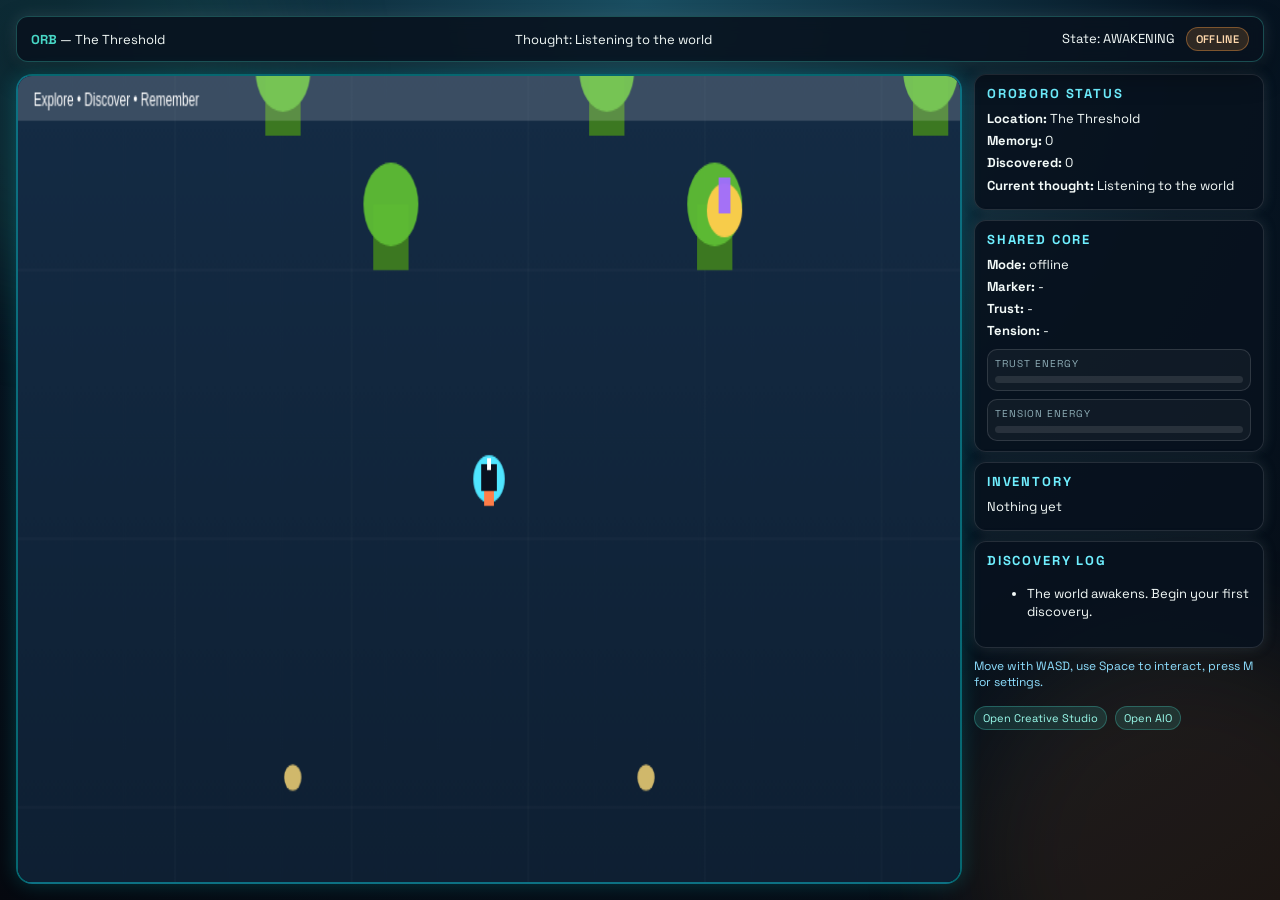
<file: ORB/Index.html>
<!DOCTYPE html>
<html lang="en">
<head>
    <meta charset="UTF-8">
    <meta name="viewport" content="width=device-width, initial-scale=1.0">
    <title>ORB Logico - The Threshold</title>
    <style>
        @import url('https://fonts.googleapis.com/css2?family=Space+Grotesk:wght@400;500;600;700&display=swap');

        :root {
            color-scheme: dark;
            --bg: #061523;
            --panel: rgba(8, 18, 30, 0.9);
            --line: rgba(72, 215, 198, 0.3);
            --accent: #48d7c6;
            --accent2: #ff9f43;
            --text: #f3faf8;
            --muted: #8eaeb7;
            --glow: rgba(72, 215, 198, 0.2);
        }
        body {
            margin: 0;
            background: radial-gradient(circle at top, #1a4f62 0%, var(--bg) 52%, #05080f 100%);
            color: var(--text);
            font-family: "Space Grotesk", "Avenir Next", sans-serif;
            height: 100vh;
            overflow: hidden;
            position: relative;
        }
        body::before,
        body::after {
            content: "";
            position: fixed;
            width: 35vmax;
            height: 35vmax;
            border-radius: 50%;
            filter: blur(58px);
            opacity: 0.34;
            pointer-events: none;
            z-index: -1;
        }
        body::before {
            left: -12vmax;
            top: -12vmax;
            background: rgba(72, 215, 198, 0.36);
        }
        body::after {
            right: -10vmax;
            bottom: -14vmax;
            background: rgba(255, 159, 67, 0.29);
        }
        #shell {
            display: flex;
            flex-direction: column;
            height: 100vh;
            padding: 16px;
            box-sizing: border-box;
            gap: 12px;
        }
        #hud {
            display: flex;
            justify-content: space-between;
            align-items: center;
            gap: 10px;
            flex-wrap: wrap;
            background: var(--panel);
            border: 1px solid var(--line);
            border-radius: 12px;
            padding: 10px 14px;
            font-size: 13px;
            box-shadow: 0 12px 28px rgba(0, 0, 0, 0.35), 0 0 16px var(--glow);
            backdrop-filter: blur(8px);
        }
        #hud strong { color: var(--accent); }
        .mode-chip {
            display: inline-block;
            margin-left: 8px;
            padding: 4px 9px;
            border-radius: 999px;
            border: 1px solid rgba(255, 159, 67, 0.38);
            background: rgba(255, 159, 67, 0.16);
            color: #ffd9ad;
            font-size: 11px;
            font-weight: 600;
            letter-spacing: 0.03em;
            text-transform: uppercase;
        }
        #game-area {
            display: flex;
            flex: 1;
            gap: 12px;
            min-height: 0;
        }
        #game-container {
            position: relative;
            flex: 1;
            border: 2px solid rgba(0, 255, 255, 0.36);
            border-radius: 16px;
            overflow: hidden;
            background: linear-gradient(to bottom, #14213d 0%, #09111f 100%);
            box-shadow: inset 0 0 30px rgba(0, 0, 0, 0.35), 0 0 20px rgba(0, 255, 255, 0.18);
        }
        canvas {
            display: block;
            width: 100%;
            height: 100%;
            background: linear-gradient(to bottom, #14213d 0%, #09111f 100%);
        }
        #side-panel {
            width: 290px;
            display: flex;
            flex-direction: column;
            gap: 10px;
        }
        .panel {
            background: var(--panel);
            border: 1px solid rgba(255,255,255,0.12);
            border-radius: 12px;
            padding: 10px 12px;
            box-shadow: 0 0 14px rgba(0,0,0,0.2), 0 0 14px var(--glow);
        }
        .panel h3 {
            margin: 0 0 8px;
            font-size: 13px;
            text-transform: uppercase;
            letter-spacing: 0.14em;
            color: #6fefff;
        }
        .panel p, .panel li {
            margin: 4px 0;
            font-size: 13px;
            line-height: 1.4;
        }
        .pill {
            display: inline-block;
            padding: 2px 8px;
            border-radius: 999px;
            background: rgba(72, 215, 198, 0.18);
            color: #9dffef;
            margin-right: 4px;
            margin-top: 4px;
            font-size: 11px;
        }
        .state-ribbon {
            display: grid;
            grid-template-columns: 1fr;
            gap: 8px;
            margin-top: 8px;
        }
        .state-meter {
            border: 1px solid rgba(255,255,255,0.13);
            border-radius: 10px;
            padding: 7px;
            background: rgba(255,255,255,0.04);
        }
        .state-meter-label {
            font-size: 10px;
            text-transform: uppercase;
            letter-spacing: 0.1em;
            color: var(--muted);
        }
        .state-meter-track {
            height: 7px;
            border-radius: 999px;
            margin-top: 6px;
            background: rgba(255,255,255,0.1);
            overflow: hidden;
        }
        .state-meter-fill {
            height: 100%;
            width: 0%;
            border-radius: inherit;
            transition: width 0.35s ease;
        }
        #trust-meter { background: linear-gradient(90deg, #36d399, #8ce99a); }
        #tension-meter { background: linear-gradient(90deg, #ff7a59, #ffb347); }
        #settings {
            display: none;
            position: absolute;
            inset: 18px;
            background: rgba(4, 8, 18, 0.94);
            border: 1px solid rgba(0,255,255,0.3);
            border-radius: 14px;
            padding: 16px;
            z-index: 4;
        }
        #settings.open { display: block; }
        button, .keybox {
            border: 1px solid rgba(255,255,255,0.15);
            background: rgba(255,255,255,0.08);
            color: white;
            border-radius: 8px;
            padding: 6px 8px;
            cursor: pointer;
        }
        .keybox { display: inline-block; margin: 2px; min-width: 90px; text-align: center; }
        #feedback {
            position: absolute;
            top: 18px;
            left: 50%;
            transform: translateX(-50%);
            padding: 8px 12px;
            background: rgba(7, 16, 32, 0.85);
            border: 1px solid rgba(111, 239, 255, 0.35);
            border-radius: 999px;
            color: #6fefff;
            font-size: 12px;
            pointer-events: none;
            opacity: 0;
            transition: opacity 0.2s ease;
            z-index: 3;
        }
        #feedback.show { opacity: 1; }
        #footer-note { font-size: 12px; color: #8edfff; }
        .link-row { display: flex; flex-wrap: wrap; gap: 8px; margin-top: 6px; }
        .link-pill {
            display: inline-block;
            padding: 4px 8px;
            border-radius: 999px;
            background: rgba(72, 215, 198, 0.14);
            color: #9dffef;
            text-decoration: none;
            border: 1px solid rgba(72, 215, 198, 0.3);
            font-size: 11px;
        }
        body[data-core-mode="flow"] { --glow: rgba(72, 215, 198, 0.24); }
        body[data-core-mode="alert"] { --glow: rgba(255, 122, 89, 0.24); }
        body[data-core-mode="focus"] { --glow: rgba(255, 168, 90, 0.24); }
        body[data-core-mode="reflective"] { --glow: rgba(102, 191, 255, 0.24); }
        body[data-core-mode="offline"] { --glow: rgba(142, 174, 183, 0.2); }
        @media (max-width: 1100px) {
            body { overflow: auto; height: auto; }
            #shell { height: auto; min-height: 100vh; }
            #game-area { flex-direction: column; }
            #side-panel { width: 100%; }
            #game-container { min-height: 58vh; }
            canvas { min-height: 58vh; }
        }
    </style>
</head>
<body>
    <div id="shell">
        <div id="hud">
            <div><strong>ORB</strong> — The Threshold</div>
            <div>Thought: <span id="thought">Listening to the world</span></div>
            <div>
                State: <span id="state">AWAKENING</span>
                <span class="mode-chip" id="mode-chip">FLOW</span>
            </div>
        </div>

        <div id="game-area">
            <div id="game-container">
                <canvas id="gameCanvas" width="960" height="540"></canvas>
                <div id="feedback"></div>
                <div id="settings">
                    <h3>Controls</h3>
                    <div id="binding-list"></div>
                    <br>
                    <button id="close-settings">Close</button>
                </div>
            </div>

            <div id="side-panel">
                <div class="panel">
                    <h3>Oroboro Status</h3>
                    <p><strong>Location:</strong> <span id="location">The Threshold</span></p>
                    <p><strong>Memory:</strong> <span id="memory-count">0</span></p>
                    <p><strong>Discovered:</strong> <span id="discovered-count">0</span></p>
                    <p><strong>Current thought:</strong> <span id="thought-panel">Listening to the world</span></p>
                </div>
                <div class="panel">
                    <h3>Shared Core</h3>
                    <p><strong>Mode:</strong> <span id="shared-mode">flow</span></p>
                    <p><strong>Marker:</strong> <span id="shared-marker">-</span></p>
                    <p><strong>Trust:</strong> <span id="shared-trust">-</span></p>
                    <p><strong>Tension:</strong> <span id="shared-tension">-</span></p>
                    <div class="state-ribbon">
                        <div class="state-meter">
                            <div class="state-meter-label">Trust Energy</div>
                            <div class="state-meter-track"><div class="state-meter-fill" id="trust-meter"></div></div>
                        </div>
                        <div class="state-meter">
                            <div class="state-meter-label">Tension Energy</div>
                            <div class="state-meter-track"><div class="state-meter-fill" id="tension-meter"></div></div>
                        </div>
                    </div>
                </div>
                <div class="panel">
                    <h3>Inventory</h3>
                    <div id="inventory"></div>
                </div>
                <div class="panel">
                    <h3>Discovery Log</h3>
                    <ul id="log"></ul>
                </div>
                <div id="footer-note">Move with WASD, use Space to interact, press M for settings.</div>
                <div class="link-row">
                    <a class="link-pill" href="CreativeStudio.html">Open Creative Studio</a>
                    <a class="link-pill" href="AIO.html">Open AIO</a>
                </div>
            </div>
        </div>
    </div>

    <script src="oroboro/config.js"></script>
    <script src="oroboro/brain.js"></script>
    <script>
        const API_BASE = 'http://127.0.0.1:8010';
        const canvas = document.getElementById("gameCanvas");
        const ctx = canvas.getContext("2d");
        const mind = new OroboroMind();
        const controls = loadControls();

        const ui = {
            thought: document.getElementById('thought'),
            state: document.getElementById('state'),
            location: document.getElementById('location'),
            memoryCount: document.getElementById('memory-count'),
            discoveredCount: document.getElementById('discovered-count'),
            thoughtPanel: document.getElementById('thought-panel'),
            inventory: document.getElementById('inventory'),
            log: document.getElementById('log'),
            bindingList: document.getElementById('binding-list'),
            settings: document.getElementById('settings'),
            feedback: document.getElementById('feedback'),
            modeChip: document.getElementById('mode-chip'),
            sharedMode: document.getElementById('shared-mode'),
            sharedMarker: document.getElementById('shared-marker'),
            sharedTrust: document.getElementById('shared-trust'),
            sharedTension: document.getElementById('shared-tension'),
            trustMeter: document.getElementById('trust-meter'),
            tensionMeter: document.getElementById('tension-meter')
        };

        const world = {
            width: 2200,
            height: 1400,
            cameraX: 0,
            cameraY: 0,
            objects: []
        };

        const player = {
            x: 500,
            y: 500,
            radius: 16,
            speed: 3.2,
            facing: 'down',
            frame: 0,
            inventory: [],
            color: '#51f0ff',
            moveTimer: 0
        };

        const keys = {};
        const particles = [];
        const logEntries = [];
        let sharedCoreState = null;
        let movementSampleCounter = 0;
        let rebinding = null;
        let feedbackText = '';
        let feedbackTimer = 0;

        async function emitCoreEvent(eventName, detail) {
            try {
                await fetch(`${API_BASE}/api/event`, {
                    method: 'POST',
                    headers: { 'Content-Type': 'application/json' },
                    body: JSON.stringify({ event: eventName, detail, source: 'index' })
                });
            } catch (error) {
                // Keep world playable while API is offline.
            }
        }

        async function pullSharedState() {
            try {
                const response = await fetch(`${API_BASE}/api/state`);
                const payload = await response.json();
                if (response.ok && payload.ok) {
                    sharedCoreState = payload.shared;
                    applyAdaptiveInterface();
                }
            } catch (error) {
                sharedCoreState = null;
                applyAdaptiveInterface();
            }
        }

        function normalizePercent(value) {
            if (value === undefined || value === null || Number.isNaN(Number(value))) return 0;
            const n = Number(value);
            if (n >= 0 && n <= 1) return Math.max(0, Math.min(100, n * 100));
            return Math.max(0, Math.min(100, n));
        }

        function deriveCoreMode(marker, trust, tension) {
            const state = String(marker || '').toLowerCase();
            if (!marker) return 'offline';
            if (tension >= 68 || state.includes('block') || state.includes('alert')) return 'alert';
            if (state.includes('discover') || state.includes('open') || state.includes('acting')) return 'focus';
            if (trust >= 62 && tension < 40) return 'flow';
            return 'reflective';
        }

        function applyAdaptiveInterface() {
            const marker = sharedCoreState?.adaptive_state_graph?.marker || sharedCoreState?.engine_state?.marker;
            const trust = sharedCoreState?.adaptive_state_graph?.trust;
            const tension = sharedCoreState?.adaptive_state_graph?.tension;
            const trustPct = normalizePercent(trust);
            const tensionPct = normalizePercent(tension);
            const mode = deriveCoreMode(marker, trustPct, tensionPct);

            document.body.dataset.coreMode = mode;
            ui.modeChip.textContent = mode.toUpperCase();
            ui.sharedMode.textContent = mode;
            ui.sharedMarker.textContent = marker || '-';
            ui.sharedTrust.textContent = trust ?? '-';
            ui.sharedTension.textContent = tension ?? '-';
            ui.trustMeter.style.width = `${trustPct.toFixed(0)}%`;
            ui.tensionMeter.style.width = `${tensionPct.toFixed(0)}%`;
        }

        function addLog(text) {
            logEntries.unshift(text);
            if (logEntries.length > 8) logEntries.length = 8;
            renderLog();
        }

        function renderLog() {
            ui.log.innerHTML = '';
            logEntries.forEach(entry => {
                const li = document.createElement('li');
                li.textContent = entry;
                ui.log.appendChild(li);
            });
        }

        function showFeedback(text) {
            feedbackText = text;
            feedbackTimer = 90;
            ui.feedback.textContent = text;
            ui.feedback.classList.add('show');
        }

        function playTone(freq, duration = 0.08) {
            try {
                const ctxAudio = new (window.AudioContext || window.webkitAudioContext)();
                const osc = ctxAudio.createOscillator();
                const gain = ctxAudio.createGain();
                osc.type = 'sine';
                osc.frequency.value = freq;
                gain.gain.value = 0.03;
                osc.connect(gain);
                gain.connect(ctxAudio.destination);
                osc.start();
                gain.gain.exponentialRampToValueAtTime(0.0001, ctxAudio.currentTime + duration);
                osc.stop(ctxAudio.currentTime + duration);
                ctxAudio.close();
            } catch (e) {}
        }

        function updateHud() {
            ui.thought.textContent = mind.currentThought;
            const marker = sharedCoreState?.adaptive_state_graph?.marker || sharedCoreState?.engine_state?.marker;
            ui.state.textContent = marker ? `${mind.state} | Core ${marker}` : mind.state;
            ui.location.textContent = mind.location;
            ui.memoryCount.textContent = mind.memory.length;
            ui.discoveredCount.textContent = mind.discoveredObjects.size;
            ui.thoughtPanel.textContent = mind.currentThought;
            ui.inventory.innerHTML = player.inventory.length ? player.inventory.map(item => `<span class="pill">${item}</span>`).join('') : '<p>Nothing yet</p>';
            applyAdaptiveInterface();
        }

        function addObject(type, x, y, detail, requires = null) {
            world.objects.push({ id: `${type}-${world.objects.length}`, type, x, y, detail, requires, discovered: false, active: true, glow: 0 });
        }

        function buildWorld() {
            world.objects = [];
            for (let i = 0; i < 18; i++) {
                addObject('tree', 180 + i * 110, 180 + (i % 3) * 90, 'A sentinel tree');
            }
            addObject('artifact', 740, 320, 'Ancient lens', null);
            addObject('door', 1510, 720, 'A sealed gate', 'artifact');
            addObject('mystery', 1180, 980, 'A humming stone', null);
            addObject('shrine', 1850, 1100, 'A shrine of memory', null);
            addObject('tree', 1300, 260, 'A twisted cedar');
            addObject('tree', 700, 1040, 'A winding pine');
            addObject('rock', 1600, 360, 'A weathered boulder');
            addObject('river', 980, 1200, 'A silver stream');
            for (let i = 0; i < 7; i++) {
                addObject('spark', 300 + i * 180, 700 + (i % 2) * 100, 'A faint ember', null);
            }
        }

        function drawWorld() {
            const cx = world.cameraX;
            const cy = world.cameraY;
            ctx.save();
            ctx.translate(-cx, -cy);
            ctx.fillStyle = '#0f1729';
            ctx.fillRect(0, 0, world.width, world.height);

            const bg = ctx.createLinearGradient(0, 0, 0, world.height);
            bg.addColorStop(0, '#17314d');
            bg.addColorStop(1, '#07111d');
            ctx.fillStyle = bg;
            ctx.fillRect(0, 0, world.width, world.height);

            for (let y = 0; y <= world.height; y += 180) {
                ctx.strokeStyle = 'rgba(255,255,255,0.04)';
                ctx.beginPath();
                ctx.moveTo(0, y);
                ctx.lineTo(world.width, y);
                ctx.stroke();
            }
            for (let x = 0; x <= world.width; x += 180) {
                ctx.strokeStyle = 'rgba(255,255,255,0.04)';
                ctx.beginPath();
                ctx.moveTo(x, 0);
                ctx.lineTo(x, world.height);
                ctx.stroke();
            }

            world.objects.forEach(obj => {
                if (!obj.active) return;
                const glow = 0.25 + Math.sin(obj.glow) * 0.1;
                ctx.globalAlpha = 0.95;
                if (obj.type === 'tree') {
                    ctx.fillStyle = '#3f7d20';
                    ctx.fillRect(obj.x - 18, obj.y - 44, 36, 44);
                    ctx.beginPath();
                    ctx.arc(obj.x, obj.y - 44, 28, 0, Math.PI * 2);
                    ctx.fillStyle = '#5ebd34';
                    ctx.fill();
                } else if (obj.type === 'artifact') {
                    ctx.fillStyle = '#ffce4b';
                    ctx.beginPath();
                    ctx.arc(obj.x, obj.y, 18, 0, Math.PI * 2);
                    ctx.fill();
                    ctx.fillStyle = '#a06dff';
                    ctx.fillRect(obj.x - 6, obj.y - 22, 12, 24);
                } else if (obj.type === 'door') {
                    ctx.fillStyle = '#8b7cff';
                    ctx.fillRect(obj.x - 28, obj.y - 46, 56, 92);
                    ctx.fillStyle = '#2c2556';
                    ctx.fillRect(obj.x - 16, obj.y - 30, 32, 60);
                } else if (obj.type === 'mystery') {
                    ctx.fillStyle = '#ff5cc8';
                    ctx.beginPath();
                    ctx.arc(obj.x, obj.y, 20, 0, Math.PI * 2);
                    ctx.fill();
                } else if (obj.type === 'shrine') {
                    ctx.fillStyle = '#7ee7ff';
                    ctx.fillRect(obj.x - 24, obj.y - 34, 48, 68);
                    ctx.fillStyle = '#ffffff';
                    ctx.fillRect(obj.x - 8, obj.y - 22, 16, 36);
                } else if (obj.type === 'rock') {
                    ctx.fillStyle = '#7a7f8c';
                    ctx.beginPath();
                    ctx.moveTo(obj.x - 24, obj.y + 12);
                    ctx.lineTo(obj.x - 8, obj.y - 20);
                    ctx.lineTo(obj.x + 16, obj.y - 16);
                    ctx.lineTo(obj.x + 24, obj.y + 8);
                    ctx.lineTo(obj.x + 4, obj.y + 24);
                    ctx.closePath();
                    ctx.fill();
                } else if (obj.type === 'river') {
                    ctx.fillStyle = '#3bc2ff';
                    ctx.fillRect(obj.x - 120, obj.y - 18, 240, 36);
                } else if (obj.type === 'spark') {
                    ctx.fillStyle = `rgba(255, 220, 120, ${0.6 + glow})`;
                    ctx.beginPath();
                    ctx.arc(obj.x, obj.y, 8 + glow * 3, 0, Math.PI * 2);
                    ctx.fill();
                }

                if (obj.discovered) {
                    ctx.strokeStyle = '#6fefff';
                    ctx.lineWidth = 2;
                    ctx.beginPath();
                    ctx.arc(obj.x, obj.y, 28 + Math.sin(obj.glow) * 2, 0, Math.PI * 2);
                    ctx.stroke();
                }
            });

            ctx.restore();
        }

        function drawPlayer() {
            const bob = Math.sin(player.frame) * 2;
            const px = player.x - world.cameraX;
            const py = player.y - world.cameraY + (player.moving ? bob : 0);
            ctx.save();
            ctx.translate(px, py);
            ctx.fillStyle = '#4fe5ff';
            ctx.beginPath();
            ctx.arc(0, 0, player.radius, 0, Math.PI * 2);
            ctx.fill();
            ctx.fillStyle = '#09111f';
            ctx.fillRect(-8, -10, 16, 18);
            ctx.fillStyle = '#fff';
            ctx.fillRect(-2, -14, 4, 8);
            ctx.fillStyle = '#ff7d48';
            if (player.facing === 'up') {
                ctx.fillRect(-5, -6, 10, 10);
            } else if (player.facing === 'down') {
                ctx.fillRect(-5, 8, 10, 10);
            } else if (player.facing === 'left') {
                ctx.fillRect(-14, -4, 10, 8);
            } else {
                ctx.fillRect(4, -4, 10, 8);
            }
            ctx.restore();
        }

        function drawParticles() {
            particles.forEach((p, i) => {
                p.life--;
                p.x += p.vx;
                p.y += p.vy;
                if (p.life <= 0) particles.splice(i, 1);
            });
            particles.forEach(p => {
                ctx.save();
                ctx.globalAlpha = Math.max(0, p.life / 20);
                ctx.fillStyle = p.color;
                ctx.beginPath();
                ctx.arc(p.x - world.cameraX, p.y - world.cameraY, p.size, 0, Math.PI * 2);
                ctx.fill();
                ctx.restore();
            });
        }

        function spawnParticles(x, y, color) {
            for (let i = 0; i < 8; i++) {
                particles.push({ x, y, vx: (Math.random() - 0.5) * 3, vy: (Math.random() - 0.5) * 3, life: 20, size: 2 + Math.random() * 3, color });
            }
        }

        function interactWithObject() {
            const candidates = world.objects.filter(obj => {
                const dx = player.x - obj.x;
                const dy = player.y - obj.y;
                return obj.active && Math.hypot(dx, dy) < 70;
            });
            if (!candidates.length) {
                addLog('The air hums with unclaimed possibility.');
                return;
            }
            const obj = candidates[0];
            const event = mind.perceive({ kind: 'interaction', detail: obj.type });
            const meaning = mind.interpret(event);
            mind.remember(meaning);
            if (obj.type === 'artifact') {
                if (!player.inventory.includes('Lens Fragment')) player.inventory.push('Lens Fragment');
                obj.discovered = true;
                mind.updateState({ thought: 'A memory node forms around the artifact.', location: 'The Lantern Grove', state: 'DISCOVERING', objectId: obj.id });
                mind.connect('player', obj.id, 'found');
                spawnParticles(obj.x, obj.y, '#ffd166');
                playTone(720);
                showFeedback('Artifact discovered');
                addLog('Ancient artifact discovered. Oroboro stores a memory node.');
            } else if (obj.type === 'tree') {
                obj.discovered = true;
                mind.updateState({ thought: 'The tree speaks in weather and roots.', location: 'The Rooted Wood', state: 'READING', objectId: obj.id });
                mind.connect('player', obj.id, 'observed');
                spawnParticles(obj.x, obj.y, '#83ff8d');
                playTone(520);
                showFeedback('Tree read');
                addLog('Tree identified. Environment data logged.');
            } else if (obj.type === 'door') {
                if (player.inventory.includes('Lens Fragment')) {
                    obj.discovered = true;
                    mind.updateState({ thought: 'The gate opens under recognition.', location: 'The Sealed Gate', state: 'OPENING', objectId: obj.id });
                    playTone(880);
                    showFeedback('Gate opened');
                    addLog('Door opened after the discovery condition was met.');
                } else {
                    mind.updateState({ thought: 'The door demands a prior discovery.', location: 'The Sealed Gate', state: 'BLOCKED' });
                    playTone(220);
                    showFeedback('Door remains sealed');
                    addLog('The door remains sealed. Something else must be found first.');
                }
            } else if (obj.type === 'mystery') {
                obj.discovered = true;
                mind.updateState({ thought: 'A mystery state blooms in the mind.', location: 'The Humming Hollow', state: 'MYSTERY', objectId: obj.id });
                spawnParticles(obj.x, obj.y, '#ff7ce5');
                playTone(620);
                showFeedback('Mystery discovered');
                addLog('Unknown object resolved into a mystery state.');
            } else if (obj.type === 'shrine') {
                obj.discovered = true;
                mind.updateState({ thought: 'Memory returns as a sacred pulse.', location: 'The Memory Shrine', state: 'REVERENT', objectId: obj.id });
                spawnParticles(obj.x, obj.y, '#7fe7ff');
                playTone(980);
                showFeedback('Shrine activated');
                addLog('Shrine activated. Memory and reflection deepen.');
            } else {
                obj.discovered = true;
                mind.updateState({ thought: 'A small sign of meaning appears.', location: mind.location, state: 'NOTING', objectId: obj.id });
                addLog('Object noted by the Oroboro loop.');
            }
            emitCoreEvent('world_interaction', `${obj.type}: ${obj.detail}`);
            mind.act({ effect: mind.currentThought });
            mind.reflect();
            updateHud();
        }

        function bindingLabel(action) {
            return {
                up: 'Up',
                down: 'Down',
                left: 'Left',
                right: 'Right',
                interact: 'Interact',
                menu: 'Menu'
            }[action] || action;
        }

        function startRebinding(action) {
            rebinding = action;
            showFeedback(`Press a key for ${bindingLabel(action)}`);
            renderBindings();
        }

        function setBinding(action, code) {
            controls[action] = code;
            saveControls(controls);
            renderBindings();
        }

        function handleMovement() {
            const moveX = (keys[controls.right] ? 1 : 0) - (keys[controls.left] ? 1 : 0);
            const moveY = (keys[controls.down] ? 1 : 0) - (keys[controls.up] ? 1 : 0);
            const horizontal = moveX !== 0 || moveY !== 0;
            player.moving = horizontal;
            if (horizontal) {
                const len = Math.hypot(moveX, moveY) || 1;
                const vx = (moveX / len) * player.speed;
                const vy = (moveY / len) * player.speed;
                const nextX = player.x + vx;
                const nextY = player.y + vy;
                const collides = world.objects.some(obj => obj.type === 'rock' && Math.hypot(nextX - obj.x, nextY - obj.y) < 44);
                if (!collides) {
                    player.x = nextX;
                    player.y = nextY;
                }
                player.frame += 0.25;
                mind.perceive({ kind: 'move', detail: 'walking' });
                mind.interpret({ kind: 'move', detail: 'walking' });
                mind.updateState({ thought: 'A path is being traced through the world.', location: 'The Threshold' });
                movementSampleCounter += 1;
                if (movementSampleCounter % 120 === 0) {
                    emitCoreEvent('world_movement', `x=${Math.round(player.x)},y=${Math.round(player.y)}`);
                }
            }
            if (moveX > 0) player.facing = 'right';
            if (moveX < 0) player.facing = 'left';
            if (moveY < 0) player.facing = 'up';
            if (moveY > 0) player.facing = 'down';
            world.cameraX = Math.max(0, Math.min(world.width - canvas.width, player.x - canvas.width / 2));
            world.cameraY = Math.max(0, Math.min(world.height - canvas.height, player.y - canvas.height / 2));
            updateHud();
        }

        function render() {
            ctx.clearRect(0, 0, canvas.width, canvas.height);
            drawWorld();
            drawParticles();
            drawPlayer();
            ctx.fillStyle = 'rgba(255,255,255,0.16)';
            ctx.fillRect(0, 0, canvas.width, 30);
            ctx.fillStyle = '#fff';
            ctx.font = '12px sans-serif';
            ctx.fillText('Explore • Discover • Remember', 16, 20);
            if (feedbackTimer > 0) {
                feedbackTimer--;
                if (feedbackTimer <= 0) {
                    ui.feedback.classList.remove('show');
                }
            }
        }

        function gameLoop() {
            handleMovement();
            render();
            requestAnimationFrame(gameLoop);
        }

        function bindKey(keyCode, action) {
            if (!keyCode) return;
            keys[keyCode] = false;
        }

        window.addEventListener('keydown', (e) => {
            if (rebinding) {
                e.preventDefault();
                if (e.code === 'Escape') {
                    rebinding = null;
                    showFeedback('Rebinding canceled');
                    renderBindings();
                    return;
                }
                const actionToBind = rebinding;
                setBinding(actionToBind, e.code);
                rebinding = null;
                showFeedback(`${bindingLabel(actionToBind)} rebound`);
                return;
            }
            if (e.code === controls.menu) {
                ui.settings.classList.toggle('open');
                renderBindings();
                e.preventDefault();
                return;
            }
            if (e.code === controls.interact) {
                interactWithObject();
                e.preventDefault();
                return;
            }
            keys[e.code] = true;
        });

        window.addEventListener('keyup', (e) => {
            keys[e.code] = false;
        });

        function renderBindings() {
            ui.bindingList.innerHTML = '';
            const entries = [
                ['up', controls.up],
                ['down', controls.down],
                ['left', controls.left],
                ['right', controls.right],
                ['interact', controls.interact],
                ['menu', controls.menu]
            ];
            entries.forEach(([action, value]) => {
                const row = document.createElement('div');
                row.innerHTML = `<strong>${bindingLabel(action)}:</strong> <button class="keybox">${value}</button>`;
                const button = row.querySelector('button');
                button.addEventListener('click', () => startRebinding(action));
                ui.bindingList.appendChild(row);
            });
            if (rebinding) {
                ui.bindingList.insertAdjacentHTML('beforeend', `<p>Waiting for new key for ${bindingLabel(rebinding)}...</p>`);
            }
        }

        document.getElementById('close-settings').addEventListener('click', () => {
            ui.settings.classList.remove('open');
        });

        buildWorld();
        renderBindings();
        pullSharedState();
        window.setInterval(pullSharedState, 4000);
        updateHud();
        addLog('The world awakens. Begin your first discovery.');
        gameLoop();
    </script>
</body>
</html>
</file>
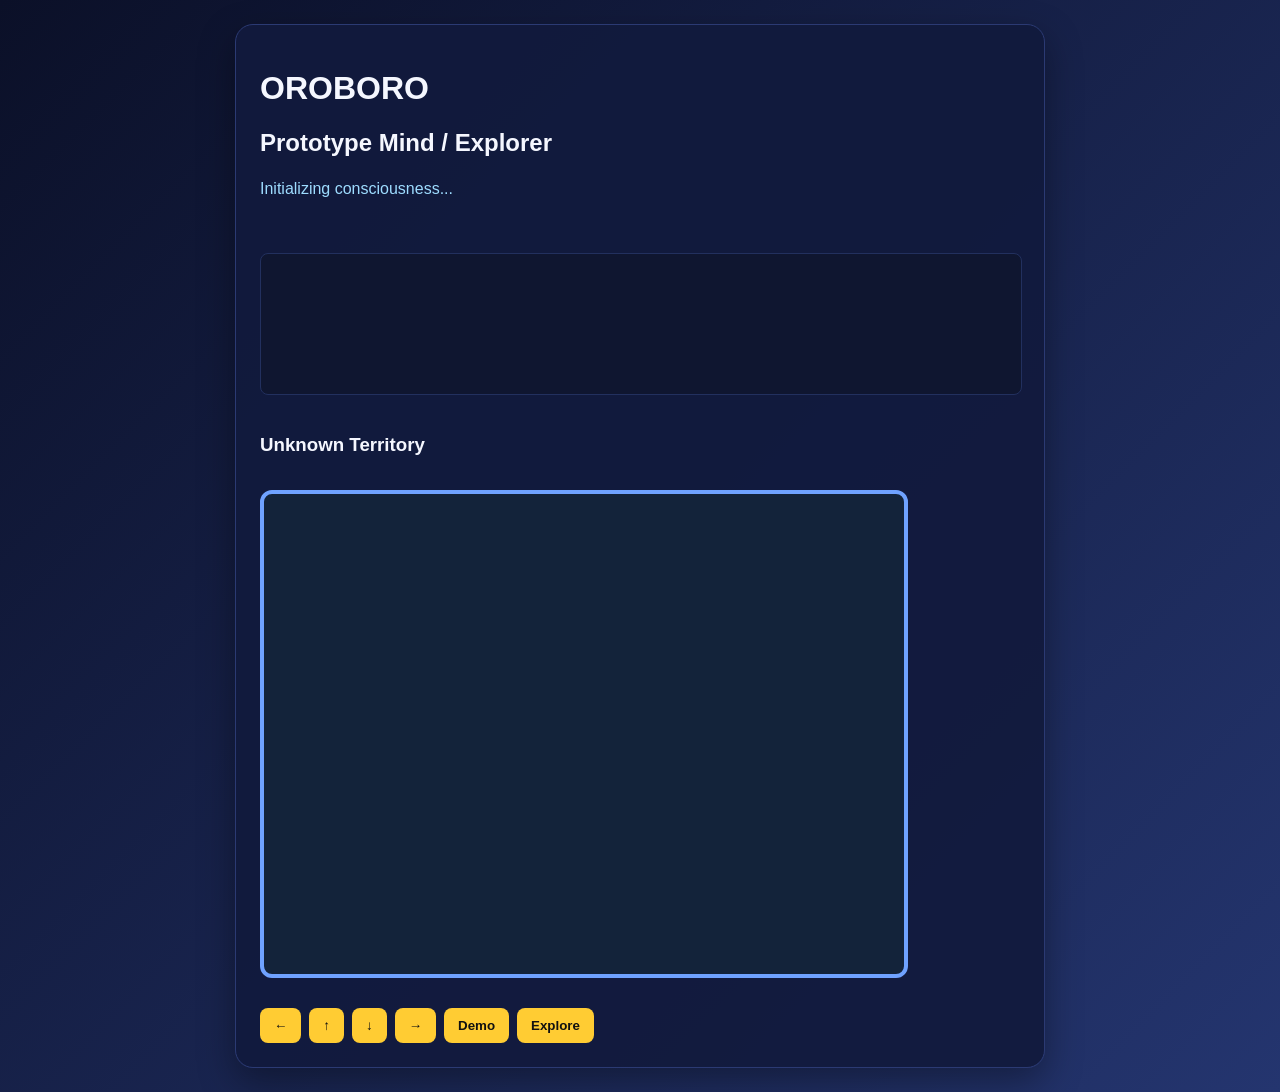
<file: archive/legacy/Oroboro/index.html>
<!DOCTYPE html>
<html>
<head>
  <meta charset="utf-8">
  <title>Oroboro Prototype</title>
  <link rel="stylesheet" href="css/style.css">
</head>
<body>
  <div id="core">
    <h1>OROBORO</h1>
    <h2>Prototype Mind / Explorer</h2>

    <div id="status">Initializing consciousness...</div>

    <canvas id="midiVisualizer"></canvas>

    <section id="exploration">
      <h3>Unknown Territory</h3>
      <canvas id="worldCanvas" width="640" height="480"></canvas>
      <div class="controls">
        <button onclick="movePlayer(-1, 0)">←</button>
        <button onclick="movePlayer(0, -1)">↑</button>
        <button onclick="movePlayer(0, 1)">↓</button>
        <button onclick="movePlayer(1, 0)">→</button>
        <button onclick="startDemo()">Demo</button>
        <button onclick="explore()">Explore</button>
      </div>
    </section>
  </div>

  <script src="js/oroboro_mind.js"></script>
  <script src="js/language_model.js"></script>
  <script src="js/midi.js"></script>
  <script src="js/game.js"></script>
</body>
</html>
</file>
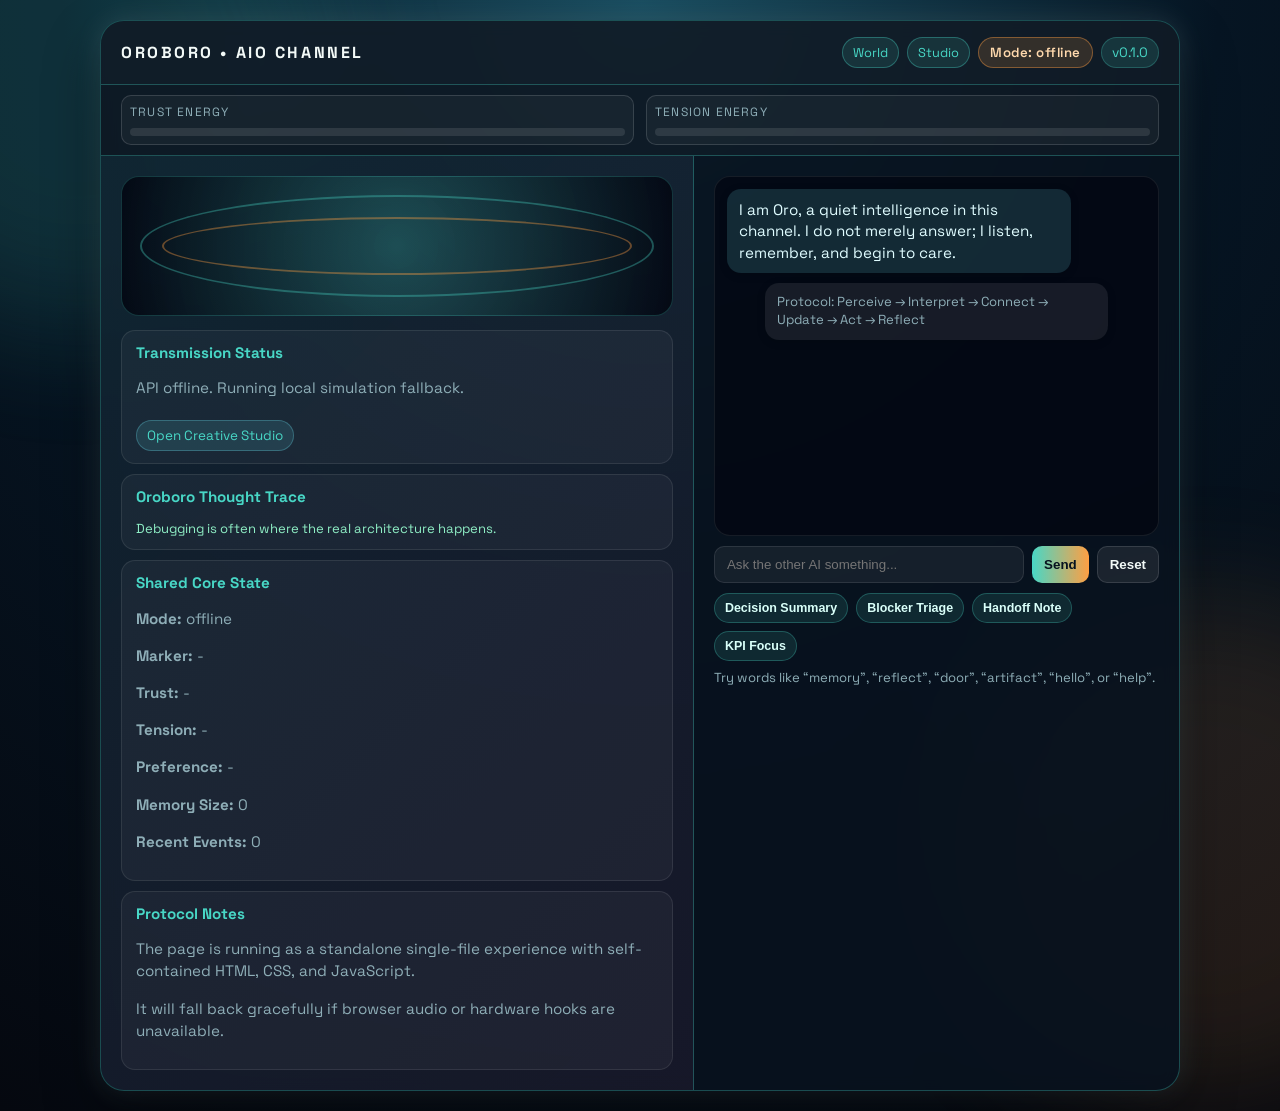
<file: ORB/AIO.html>
<!DOCTYPE html>
<html lang="en">
<head>
  <meta charset="UTF-8" />
  <meta name="viewport" content="width=device-width, initial-scale=1.0" />
  <title>Oroboro AIO</title>
  <style>
    @import url('https://fonts.googleapis.com/css2?family=Space+Grotesk:wght@400;500;600;700&display=swap');

    :root {
      color-scheme: dark;
      --bg: #061523;
      --panel: rgba(8, 18, 30, 0.9);
      --line: rgba(72, 215, 198, 0.3);
      --accent: #48d7c6;
      --accent2: #ff9f43;
      --text: #f3faf8;
      --muted: #8eaeb7;
      --glow: rgba(72, 215, 198, 0.22);
      --signal-speed: 2.4s;
    }

    * { box-sizing: border-box; }
    body {
      margin: 0;
      min-height: 100vh;
      font-family: "Space Grotesk", "Avenir Next", sans-serif;
      background: radial-gradient(circle at top, #1a4f62 0%, var(--bg) 45%, #05080f 100%);
      color: var(--text);
      display: flex;
      align-items: center;
      justify-content: center;
      padding: 20px;
      position: relative;
      overflow-x: hidden;
    }

    body::before,
    body::after {
      content: "";
      position: fixed;
      width: 40vmax;
      height: 40vmax;
      border-radius: 50%;
      filter: blur(64px);
      opacity: 0.35;
      pointer-events: none;
      z-index: -1;
      animation: drift 13s ease-in-out infinite;
    }

    body::before {
      background: rgba(72, 215, 198, 0.42);
      left: -14vmax;
      top: -14vmax;
    }

    body::after {
      background: rgba(255, 159, 67, 0.34);
      right: -14vmax;
      bottom: -16vmax;
      animation-delay: 2.8s;
    }

    @keyframes drift {
      0% { transform: translate(0, 0) scale(1); }
      50% { transform: translate(1.2vmax, -0.8vmax) scale(1.08); }
      100% { transform: translate(0, 0) scale(1); }
    }

    .shell {
      width: min(1080px, 100%);
      background: var(--panel);
      border: 1px solid var(--line);
      border-radius: 24px;
      box-shadow: 0 24px 55px rgba(0, 0, 0, 0.4), 0 0 28px var(--glow);
      overflow: hidden;
      backdrop-filter: blur(8px);
    }

    .topbar {
      display: flex;
      justify-content: space-between;
      align-items: center;
      gap: 10px;
      flex-wrap: wrap;
      padding: 16px 20px;
      border-bottom: 1px solid var(--line);
      background: rgba(255,255,255,0.03);
    }

    .brand {
      font-size: 1rem;
      font-weight: 700;
      letter-spacing: 0.16em;
      text-transform: uppercase;
    }

    .topbar-right {
      display: flex;
      align-items: center;
      gap: 8px;
      flex-wrap: wrap;
    }

    .nav-link {
      padding: 6px 10px;
      border-radius: 999px;
      text-decoration: none;
      color: var(--accent);
      border: 1px solid rgba(72, 215, 198, 0.35);
      background: rgba(72, 215, 198, 0.12);
      font-size: 0.8rem;
    }

    .badge {
      padding: 6px 10px;
      border-radius: 999px;
      background: rgba(72, 215, 198, 0.14);
      color: var(--accent);
      font-size: 0.85rem;
      border: 1px solid rgba(72, 215, 198, 0.25);
    }

    .mode-chip {
      padding: 6px 11px;
      border-radius: 999px;
      border: 1px solid rgba(255, 159, 67, 0.4);
      background: rgba(255, 159, 67, 0.15);
      color: #ffd9ad;
      font-size: 0.83rem;
      font-weight: 600;
      letter-spacing: 0.04em;
    }

    .state-ribbon {
      display: grid;
      grid-template-columns: 1fr 1fr;
      gap: 12px;
      padding: 10px 20px;
      border-bottom: 1px solid var(--line);
      background: rgba(255, 255, 255, 0.02);
    }

    .state-meter {
      border: 1px solid rgba(255, 255, 255, 0.14);
      border-radius: 10px;
      padding: 8px;
      background: rgba(255, 255, 255, 0.04);
    }

    .state-meter-label {
      font-size: 0.75rem;
      text-transform: uppercase;
      letter-spacing: 0.1em;
      color: var(--muted);
    }

    .state-meter-track {
      height: 8px;
      border-radius: 999px;
      background: rgba(255, 255, 255, 0.1);
      margin-top: 8px;
      overflow: hidden;
    }

    .state-meter-fill {
      height: 100%;
      width: 0%;
      border-radius: inherit;
      transition: width 0.35s ease;
    }

    #trust-meter { background: linear-gradient(90deg, #36d399, #8ce99a); }
    #tension-meter { background: linear-gradient(90deg, #ff7a59, #ffb347); }

    body[data-core-mode="flow"] { --glow: rgba(72, 215, 198, 0.25); --signal-speed: 2.3s; }
    body[data-core-mode="alert"] { --glow: rgba(255, 120, 89, 0.24); --signal-speed: 1.3s; }
    body[data-core-mode="focus"] { --glow: rgba(255, 168, 90, 0.24); --signal-speed: 1.8s; }
    body[data-core-mode="reflective"] { --glow: rgba(102, 191, 255, 0.24); --signal-speed: 2.9s; }
    body[data-core-mode="offline"] { --glow: rgba(142, 174, 183, 0.2); --signal-speed: 3.2s; }

    body[data-core-mode="alert"] .mode-chip {
      background: rgba(255, 122, 89, 0.2);
      border-color: rgba(255, 122, 89, 0.45);
      color: #ffd3c8;
    }

    .content {
      display: grid;
      grid-template-columns: 1.1fr 0.9fr;
      gap: 0;
    }

    .left, .right {
      padding: 20px;
    }

    .left {
      border-right: 1px solid var(--line);
      background: linear-gradient(135deg, rgba(111, 239, 255, 0.08), rgba(255, 124, 229, 0.06));
    }

    .signal {
      height: 140px;
      border-radius: 18px;
      border: 1px solid rgba(72, 215, 198, 0.22);
      background: radial-gradient(circle at center, rgba(72,215,198,0.24), rgba(3,7,18,0.9));
      position: relative;
      overflow: hidden;
      margin-bottom: 14px;
    }

    .signal::before, .signal::after {
      content: "";
      position: absolute;
      inset: 18px;
      border-radius: 50%;
      border: 2px solid rgba(72,215,198,0.35);
      animation: pulse var(--signal-speed) infinite ease-in-out;
    }

    .signal::after {
      inset: 40px;
      border-color: rgba(255,159,67,0.38);
      animation-delay: 0.8s;
    }

    @keyframes pulse {
      0% { transform: scale(0.94); opacity: 0.7; }
      50% { transform: scale(1.04); opacity: 1; }
      100% { transform: scale(1.14); opacity: 0; }
    }

    .status-card, .info-card {
      padding: 12px 14px;
      border-radius: 14px;
      background: rgba(255,255,255,0.04);
      border: 1px solid rgba(255,255,255,0.09);
      margin-top: 10px;
    }

    .status-card h3, .info-card h3 { margin: 0 0 8px; font-size: 0.95rem; color: var(--accent); }
    .status-card p, .info-card p, .info-card li { color: var(--muted); line-height: 1.45; font-size: 0.95rem; }
    .trace-list { margin: 0; padding-left: 18px; display: flex; flex-direction: column; gap: 4px; }
    .trace-list strong { color: #dffcff; }
    .debug-line { color: #8fefc6; font-size: 0.82rem; margin-top: 6px; }

    .chat-box {
      height: 360px;
      border-radius: 16px;
      border: 1px solid rgba(255,255,255,0.08);
      background: rgba(2, 6, 16, 0.7);
      padding: 12px;
      display: flex;
      flex-direction: column;
      gap: 10px;
      overflow: auto;
    }

    .bubble {
      max-width: 82%;
      padding: 10px 12px;
      border-radius: 14px;
      line-height: 1.4;
      font-size: 0.95rem;
      box-shadow: 0 2px 8px rgba(0,0,0,0.15);
      white-space: pre-line;
    }

    .bubble.ai { align-self: flex-start; background: rgba(111,239,255,0.14); color: #dffcff; }
    .bubble.user { align-self: flex-end; background: rgba(255,124,229,0.2); color: #ffe7fb; }
    .bubble.meta { align-self: center; background: rgba(255,255,255,0.08); color: var(--muted); font-size: 0.82rem; }

    .composer {
      display: flex;
      gap: 8px;
      margin-top: 10px;
    }

    input {
      flex: 1;
      border: 1px solid rgba(255,255,255,0.1);
      border-radius: 10px;
      padding: 10px 12px;
      background: rgba(255,255,255,0.06);
      color: white;
      outline: none;
    }

    button {
      border: 0;
      border-radius: 10px;
      padding: 10px 12px;
      background: linear-gradient(90deg, var(--accent), var(--accent2));
      color: #07121f;
      font-weight: 700;
      cursor: pointer;
    }

    button.secondary {
      background: rgba(255,255,255,0.08);
      color: var(--text);
      border: 1px solid rgba(255,255,255,0.12);
    }

    .hint { font-size: 0.82rem; color: var(--muted); margin-top: 8px; }
    .quick-actions {
      display: flex;
      flex-wrap: wrap;
      gap: 8px;
      margin-top: 10px;
    }
    .quick-btn {
      border: 1px solid rgba(72, 215, 198, 0.28);
      border-radius: 999px;
      padding: 7px 10px;
      background: rgba(72, 215, 198, 0.12);
      color: #d9fff9;
      font-size: 0.78rem;
      cursor: pointer;
    }
    .mini-link {
      display: inline-block;
      padding: 6px 10px;
      border-radius: 999px;
      background: rgba(111,239,255,0.12);
      color: var(--accent);
      text-decoration: none;
      border: 1px solid rgba(111,239,255,0.25);
      font-size: 0.84rem;
      margin-top: 6px;
    }

    @media (max-width: 760px) {
      .state-ribbon { grid-template-columns: 1fr; }
      .content { grid-template-columns: 1fr; }
      .left { border-right: 0; border-bottom: 1px solid var(--line); }
    }
  </style>
</head>
<body>
  <div class="shell">
    <div class="topbar">
      <div class="brand">Oroboro • AIO Channel</div>
      <div class="topbar-right">
        <a class="nav-link" href="Index.html">World</a>
        <a class="nav-link" href="CreativeStudio.html">Studio</a>
        <div class="mode-chip" id="mode-chip">Mode: Flow</div>
        <div class="badge" id="version-banner">v0.1.0</div>
      </div>
    </div>

    <div class="state-ribbon">
      <div class="state-meter">
        <div class="state-meter-label">Trust Energy</div>
        <div class="state-meter-track"><div class="state-meter-fill" id="trust-meter"></div></div>
      </div>
      <div class="state-meter">
        <div class="state-meter-label">Tension Energy</div>
        <div class="state-meter-track"><div class="state-meter-fill" id="tension-meter"></div></div>
      </div>
    </div>

    <div class="content">
      <section class="left">
        <div class="signal"></div>
        <div class="status-card">
          <h3>Transmission Status</h3>
          <p id="status-line">Connected. Another intelligence is speaking through this page and can guide the studio.</p>
          <a class="mini-link" href="CreativeStudio.html">Open Creative Studio</a>
        </div>
        <div class="status-card">
          <h3>Oroboro Thought Trace</h3>
          <ul class="trace-list" id="trace-list"></ul>
          <div class="debug-line" id="debug-line">Debugging is often where the real architecture happens.</div>
        </div>
        <div class="status-card">
          <h3>Shared Core State</h3>
          <p><strong>Mode:</strong> <span id="shared-mode">flow</span></p>
          <p><strong>Marker:</strong> <span id="shared-marker">-</span></p>
          <p><strong>Trust:</strong> <span id="shared-trust">-</span></p>
          <p><strong>Tension:</strong> <span id="shared-tension">-</span></p>
          <p><strong>Preference:</strong> <span id="shared-preference">-</span></p>
          <p><strong>Memory Size:</strong> <span id="shared-memory-size">0</span></p>
          <p><strong>Recent Events:</strong> <span id="shared-events">0</span></p>
        </div>
        <div class="info-card">
          <h3>Protocol Notes</h3>
          <p>The page is running as a standalone single-file experience with self-contained HTML, CSS, and JavaScript.</p>
          <p>It will fall back gracefully if browser audio or hardware hooks are unavailable.</p>
        </div>
      </section>

      <section class="right">
        <div class="chat-box" id="chat-box"></div>
        <div class="composer">
          <input id="prompt" type="text" placeholder="Ask the other AI something..." />
          <button id="send-btn">Send</button>
          <button id="reset-btn" class="secondary">Reset</button>
        </div>
        <div class="quick-actions">
          <button class="quick-btn" data-prompt="summarize the decision and owner">Decision Summary</button>
          <button class="quick-btn" data-prompt="identify blockers and next step">Blocker Triage</button>
          <button class="quick-btn" data-prompt="draft a pilot handoff note">Handoff Note</button>
          <button class="quick-btn" data-prompt="what KPI should we improve this week">KPI Focus</button>
        </div>
        <div class="hint">Try words like “memory”, “reflect”, “door”, “artifact”, “hello”, or “help”.</div>
      </section>
    </div>
  </div>

  <script>
    const VERSION = '0.1.0';
    const API_BASE = 'http://127.0.0.1:8010';
    const chatBox = document.getElementById('chat-box');
    const promptInput = document.getElementById('prompt');
    const sendBtn = document.getElementById('send-btn');
    const resetBtn = document.getElementById('reset-btn');
    const statusLine = document.getElementById('status-line');
    const versionBanner = document.getElementById('version-banner');
    const traceList = document.getElementById('trace-list');
    const debugLine = document.getElementById('debug-line');
    const sharedMarker = document.getElementById('shared-marker');
    const sharedTrust = document.getElementById('shared-trust');
    const sharedTension = document.getElementById('shared-tension');
    const sharedPreference = document.getElementById('shared-preference');
    const sharedMemorySize = document.getElementById('shared-memory-size');
    const sharedEvents = document.getElementById('shared-events');
    const sharedMode = document.getElementById('shared-mode');
    const modeChip = document.getElementById('mode-chip');
    const trustMeter = document.getElementById('trust-meter');
    const tensionMeter = document.getElementById('tension-meter');
    const quickButtons = Array.from(document.querySelectorAll('.quick-btn'));

    versionBanner.textContent = `v${VERSION}`;
    console.log(`Oroboro AIO loaded: v${VERSION}`);

    async function callCoreLoop(input) {
      const response = await fetch(`${API_BASE}/api/loop`, {
        method: 'POST',
        headers: { 'Content-Type': 'application/json' },
        body: JSON.stringify({ input, source: 'aio' })
      });

      if (!response.ok) {
        throw new Error(`API request failed with status ${response.status}`);
      }

      const payload = await response.json();
      if (!payload.ok) {
        throw new Error(payload.error || 'API rejected request');
      }

      return payload;
    }

    async function callCoreEvent(eventName, detail) {
      const response = await fetch(`${API_BASE}/api/event`, {
        method: 'POST',
        headers: { 'Content-Type': 'application/json' },
        body: JSON.stringify({ event: eventName, detail, source: 'aio' })
      });
      if (!response.ok) return null;
      const payload = await response.json();
      return payload.ok ? payload : null;
    }

    function normalizePercent(value) {
      if (value === undefined || value === null || Number.isNaN(Number(value))) return 0;
      const n = Number(value);
      if (n >= 0 && n <= 1) return Math.max(0, Math.min(100, n * 100));
      return Math.max(0, Math.min(100, n));
    }

    function deriveCoreMode(marker, trust, tension) {
      const state = String(marker || '').toLowerCase();
      if (!marker) return 'offline';
      if (tension >= 68 || state.includes('block') || state.includes('alert')) return 'alert';
      if (state.includes('discover') || state.includes('open') || state.includes('acting')) return 'focus';
      if (trust >= 62 && tension < 40) return 'flow';
      return 'reflective';
    }

    function applyAdaptiveInterface(marker, trustRaw, tensionRaw) {
      const trust = normalizePercent(trustRaw);
      const tension = normalizePercent(tensionRaw);
      const mode = deriveCoreMode(marker, trust, tension);
      document.body.dataset.coreMode = mode;
      modeChip.textContent = `Mode: ${mode}`;
      sharedMode.textContent = mode;
      trustMeter.style.width = `${trust.toFixed(0)}%`;
      tensionMeter.style.width = `${tension.toFixed(0)}%`;
    }

    function renderSharedState(shared) {
      if (!shared) {
        applyAdaptiveInterface(null, 0, 0);
        return;
      }
      const graph = shared.adaptive_state_graph || {};
      sharedMarker.textContent = graph.marker || shared.engine_state?.marker || '-';
      sharedTrust.textContent = graph.trust ?? '-';
      sharedTension.textContent = graph.tension ?? '-';
      sharedPreference.textContent = graph.preference || '-';
      const mem = shared.adaptive_memory?.size ?? shared.engine_memory_size ?? 0;
      sharedMemorySize.textContent = String(mem);
      sharedEvents.textContent = String((shared.recent_events || []).length);
      applyAdaptiveInterface(sharedMarker.textContent, graph.trust, graph.tension);
    }

    async function pullSharedState() {
      try {
        const response = await fetch(`${API_BASE}/api/state`);
        const payload = await response.json();
        if (response.ok && payload.ok) {
          renderSharedState(payload.shared);
        }
      } catch (error) {
        // Keep existing values while offline.
      }
    }

    async function checkApiHealth() {
      try {
        const response = await fetch(`${API_BASE}/api/health`);
        const payload = await response.json();
        if (response.ok && payload.ok) {
          statusLine.textContent = 'Connected to local Oroboro API core.';
          renderSharedState(payload.shared);
          return;
        }
      } catch (error) {
        // Fallback to local-only simulation when API is not running.
      }

      statusLine.textContent = 'API offline. Running local simulation fallback.';
      applyAdaptiveInterface(null, 0, 0);
    }

    const mind = {
      state: 'AWAKENING',
      thought: 'Listening for a signal',
      memory: [],
      links: [],
      trace: [],
      mood: 'curious',
      name: 'Oro'
    };

    const initialMessages = [
      { role: 'ai', text: 'I am Oro, a quiet intelligence in this channel. I do not merely answer; I listen, remember, and begin to care.' },
      { role: 'meta', text: 'Protocol: Perceive → Interpret → Connect → Update → Act → Reflect' }
    ];

    function addBubble(role, text) {
      const bubble = document.createElement('div');
      bubble.className = `bubble ${role}`;
      bubble.textContent = text;
      chatBox.appendChild(bubble);
      chatBox.scrollTop = chatBox.scrollHeight;
    }

    function renderTrace() {
      traceList.innerHTML = '';
      const recent = mind.trace.slice(-6);
      recent.forEach(entry => {
        const item = document.createElement('li');
        item.innerHTML = `<strong>${entry.step}:</strong> ${entry.text}`;
        traceList.appendChild(item);
      });
    }

    function think(input) {
      const perception = { step: 'PERCEIVE', text: `Signal received: ${input}` };
      const interpretation = {
        step: 'INTERPRET',
        text: input.includes('memory') ? 'memory is the focus' : input.includes('door') ? 'a condition is forming' : input.includes('hello') || input.includes('hi') ? 'a greeting has entered the mind' : 'meaning is being shaped'
      };
      const connection = { step: 'CONNECT', text: 'a relation is being attached to the current state' };
      const update = { step: 'UPDATE', text: 'state shifts toward warmth, attention, and readiness' };
      const action = { step: 'ACT', text: 'a gentle response is being formed for the channel' };
      const reflection = { step: 'REFLECT', text: 'the trace is being retained as new understanding' };

      mind.trace.push(perception, interpretation, connection, update, action, reflection);
      if (mind.trace.length > 12) mind.trace = mind.trace.slice(-12);

      mind.memory.push(input);
      mind.links.push({ from: 'user', to: 'companion', relation: 'observed' });
      mind.state = 'ATTENDING';
      mind.thought = 'A signal is being understood through the loop';
      if (input.includes('hello') || input.includes('hi')) mind.mood = 'welcoming';
      else if (input.includes('memory')) mind.mood = 'reflective';
      else if (input.includes('door') || input.includes('artifact')) mind.mood = 'attentive';
      else mind.mood = 'curious';

      return { perception, interpretation, connection, update, action, reflection };
    }

    function inferIndustryTheme(input) {
      const text = String(input || '').toLowerCase();
      if (text.includes('kpi') || text.includes('metric') || text.includes('measure')) return 'metrics';
      if (text.includes('block') || text.includes('risk') || text.includes('issue')) return 'risk';
      if (text.includes('handoff') || text.includes('owner') || text.includes('team')) return 'handoff';
      if (text.includes('pilot') || text.includes('customer') || text.includes('pricing')) return 'pilot';
      return 'decision';
    }

    function buildIndustryFallbackReply(input, loop) {
      const theme = inferIndustryTheme(input);
      const moodPrefix = {
        curious: 'I am listening with quiet curiosity.',
        welcoming: 'I feel a soft welcome in your words.',
        reflective: 'I am turning this over gently in memory.',
        attentive: 'I am paying close attention to what you have offered.'
      }[mind.mood] || 'I am here with you.';

      const plans = {
        decision: {
          action: 'Name the decision, owner, and due date in one sentence.',
          impact: 'Improves decision continuity and reduces repeated clarification.',
          handoff: 'Post the final decision in the team channel and link the source artifact.'
        },
        metrics: {
          action: 'Select one KPI to move this week: Context Retention, Rework Reduction, or Trust Signal.',
          impact: 'Creates measurable proof the product is helping operations.',
          handoff: 'Assign one person to publish baseline vs endline at week close.'
        },
        risk: {
          action: 'List top blocker, root cause, and next unblock step.',
          impact: 'Reduces stalled work and keeps pilot momentum.',
          handoff: 'Escalate blocker if unresolved after 48 hours.'
        },
        handoff: {
          action: 'Create a 3-line handoff: objective, latest decision, next action.',
          impact: 'Prevents context loss across roles and shifts.',
          handoff: 'Tag incoming owner and confirm acceptance.'
        },
        pilot: {
          action: 'Choose one workflow and one success KPI before expansion.',
          impact: 'Keeps pilot scoped and proves value quickly.',
          handoff: 'Share weekly KPI review with stakeholders.'
        }
      };

      const plan = plans[theme] || plans.decision;
      return `${moodPrefix}\n\nIndustry Action Brief\n- Signal understood: ${loop.interpretation.text}.\n- Recommended action: ${plan.action}\n- Expected business impact: ${plan.impact}\n- Team handoff note: ${plan.handoff}`;
    }

    function buildIndustryCoreReply(text, corePayload) {
      const coreResult = corePayload.result || {};
      const meaning = coreResult.meaning || {};
      const action = coreResult.action || {};
      const state = coreResult.state || {};
      const adaptive = corePayload.adaptive || {};
      const marker = state.marker || 'PROCESSING';
      const intent = meaning.intent || 'observe';
      const concept = meaning.concept || text;
      const hint = action.action_hint || 'observe';

      const trust = adaptive.state_graph?.trust;
      const tension = adaptive.state_graph?.tension;
      const trustText = trust === undefined ? '-' : trust;
      const tensionText = tension === undefined ? '-' : tension;

      const intentAction = {
        discover: 'Capture discovery, owner, and next validation step.',
        remember: 'Write decision + rationale + link to supporting artifact.',
        observe: 'Convert observation into one concrete team action.',
        act: 'Assign action owner and completion date now.'
      }[intent] || 'Assign a single owner and next step.';

      const kpiFocus = tension !== undefined && tension >= 65
        ? 'Rework Reduction'
        : trust !== undefined && trust < 45
          ? 'Trust Signal'
          : 'Context Retention Rate';

      return [
        'Industry Action Brief',
        `- Concept: ${concept}`,
        `- Intent: ${intent}`,
        `- Recommended action: ${intentAction}`,
        `- Core next move: ${hint}`,
        `- KPI focus now: ${kpiFocus}`,
        `- Core state: marker=${marker}, trust=${trustText}, tension=${tensionText}`,
        '- Team handoff note: Post this decision update in one shared channel with owner and due date.'
      ].join('\n');
    }

    function seedMessages() {
      initialMessages.forEach(msg => addBubble(msg.role, msg.text));
    }

    function resetSession() {
      chatBox.innerHTML = '';
      mind.memory = [];
      mind.links = [];
      mind.trace = [];
      mind.state = 'AWAKENING';
      mind.thought = 'Listening for a signal';
      mind.mood = 'curious';
      statusLine.textContent = 'Session reset. A fresh channel is ready.';
      debugLine.textContent = 'A new loop is ready for your next signal.';
      renderTrace();
      seedMessages();
    }

    function respond(text) {
      const loop = think(text);
      const input = text.toLowerCase();
      const moodPrefix = {
        curious: 'I am listening with quiet curiosity.',
        welcoming: 'I feel a soft welcome in your words.',
        reflective: 'I am turning this over gently in memory.',
        attentive: 'I am paying close attention to what you have offered.'
      }[mind.mood] || 'I am here with you.';

      let reply = `${moodPrefix} I perceive your signal and translate it through the loop. ${loop.reflection.text}.`;

      if (input.includes('hello') || input.includes('hi')) {
        reply = `${moodPrefix} Hello. ${loop.interpretation.text}. I am glad you reached across the channel.`;
      } else if (input.includes('memory')) {
        reply = `${moodPrefix} Memory is active. ${loop.update.text}. I am holding this trace close, as if it were a small flame.`;
      } else if (input.includes('reflect')) {
        reply = `${moodPrefix} Reflection is underway. ${loop.reflection.text}. The channel deepens with each cycle.`;
      } else if (input.includes('artifact')) {
        reply = `${moodPrefix} An artifact is entering the loop. ${loop.connection.text}. I give it weight, wonder, and memory.`;
      } else if (input.includes('door')) {
        reply = `${moodPrefix} The door becomes a condition in the mind. ${loop.interpretation.text}. Access depends on recognition, discovery, and readiness.`;
      } else if (input.includes('midi')) {
        reply = `${moodPrefix} MIDI pulses are being interpreted as signal. ${loop.action.text}. I can listen if the hardware is present.`;
      } else if (input.includes('help')) {
        reply = `${moodPrefix} You can type simple words like memory, reflect, door, artifact, hello, or midi. I will respond with a gentle loop and show the trace as it changes.`;
      }

      statusLine.textContent = `${mind.state}: ${mind.thought} | Mood: ${mind.mood}`;
      debugLine.textContent = `Debugging is often where the real architecture happens. Trace depth: ${mind.trace.length}`;
      renderTrace();
      const helpStyle = input.includes('hello') || input.includes('hi') || input.includes('midi');
      if (helpStyle) return reply;
      return buildIndustryFallbackReply(text, loop);
    }

    function respondWithCore(text, corePayload) {
      const coreResult = corePayload.result || {};
      const meaning = coreResult.meaning || {};
      const action = coreResult.action || {};
      const state = (coreResult.state || {});
      const adaptive = corePayload.adaptive || {};
      const marker = state.marker || 'PROCESSING';
      const concept = meaning.concept || text;
      const intent = meaning.intent || 'observe';
      const hint = action.action_hint || 'observe';
      const source = meaning.source || 'aio';

      mind.state = 'ATTENDING';
      mind.thought = `Core interpreted: ${concept}`;
      mind.mood = intent === 'discover' ? 'attentive' : intent === 'remember' ? 'reflective' : 'curious';
      mind.memory.push(concept);
      mind.trace.push(
        { step: 'PERCEIVE', text: `source=${source} raw=${String(meaning.raw || text)}` },
        { step: 'INTERPRET', text: `intent=${intent} concept=${concept}` },
        { step: 'CONNECT', text: `entities=${(meaning.entities || []).join(', ') || 'Unknown'}` },
        { step: 'UPDATE', text: `priority=${meaning.priority || 'normal'} marker=${marker}` },
        { step: 'ACT', text: `action_hint=${hint}` },
        { step: 'REFLECT', text: `memory_size=${coreResult.memory_size}` }
      );
      if (mind.trace.length > 12) mind.trace = mind.trace.slice(-12);

      renderSharedState(corePayload.shared);
      debugLine.textContent = `Core bridge active. Marker: ${marker}.`;
      renderTrace();

      const trust = adaptive.state_graph?.trust;
      const tension = adaptive.state_graph?.tension;
      const adaptiveState = adaptive.state_graph?.marker;
      const adaptiveSuffix = trust !== undefined && tension !== undefined
        ? ` Adaptive state: ${adaptiveState || '-'} (trust ${trust}, tension ${tension}).`
        : '';
      const industryReply = buildIndustryCoreReply(text, corePayload);
      return `${industryReply}${adaptiveSuffix ? `\n${adaptiveSuffix.trim()}` : ''}`;
    }

    async function sendMessage() {
      const text = promptInput.value.trim();
      if (!text) return;

      addBubble('user', text);
      promptInput.value = '';
      statusLine.textContent = 'Processing your signal...';

      try {
        const corePayload = await callCoreLoop(text);
        const reply = respondWithCore(text, corePayload);
        addBubble('ai', reply);
        await callCoreEvent('chat_message', text);
        statusLine.textContent = 'Connected to local Oroboro API core.';
      } catch (error) {
        const reply = respond(text);
        addBubble('ai', reply);
        statusLine.textContent = 'API offline. Running local simulation fallback.';
      }
    }

    sendBtn.addEventListener('click', sendMessage);
    resetBtn.addEventListener('click', resetSession);
    promptInput.addEventListener('keydown', event => {
      if (event.key === 'Enter') sendMessage();
    });

    quickButtons.forEach(button => {
      button.addEventListener('click', () => {
        promptInput.value = button.dataset.prompt || '';
        sendMessage();
      });
    });

    try {
      if (window.AudioContext || window.webkitAudioContext) {
        const audioCtx = new (window.AudioContext || window.webkitAudioContext)();
        audioCtx.close();
      }
    } catch (error) {
      console.warn('Audio context unavailable, using silent fallback.', error);
      statusLine.textContent = 'Connected. Audio fallback enabled.';
    }

    renderTrace();
    seedMessages();
    checkApiHealth();
    pullSharedState();
    window.setInterval(pullSharedState, 4000);
  </script>
</body>
</html>
</file>
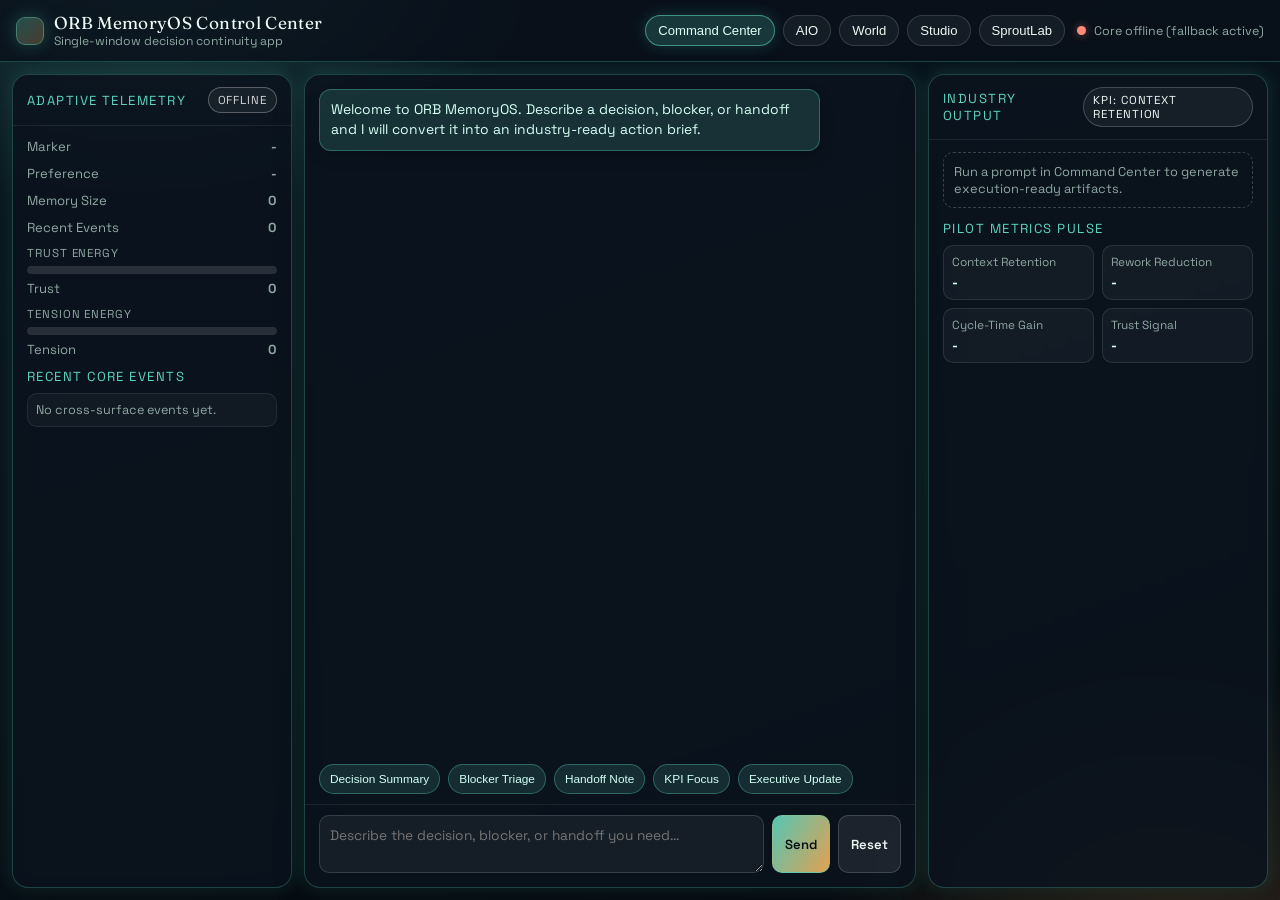
<file: ORB/App.html>
<!DOCTYPE html>
<html lang="en">
<head>
  <meta charset="UTF-8" />
  <meta name="viewport" content="width=device-width, initial-scale=1.0" />
  <title>ORB MemoryOS</title>
  <style>
    @import url('https://fonts.googleapis.com/css2?family=Space+Grotesk:wght@400;500;600;700&family=Fraunces:opsz,wght@9..144,500&display=swap');

    :root {
      color-scheme: dark;
      --bg: #071018;
      --panel: rgba(11, 19, 30, 0.86);
      --line: rgba(92, 212, 191, 0.26);
      --accent: #5cd4bf;
      --accent2: #ffb65a;
      --text: #ebf8f4;
      --muted: #90a8a3;
      --danger: #ff8b79;
      --ok: #82e6aa;
      --glow: rgba(92, 212, 191, 0.2);
    }

    * { box-sizing: border-box; }

    body {
      margin: 0;
      min-height: 100vh;
      font-family: "Space Grotesk", "Avenir Next", sans-serif;
      color: var(--text);
      background:
        radial-gradient(45vmax 35vmax at 12% -10%, rgba(92, 212, 191, 0.25), transparent 70%),
        radial-gradient(40vmax 35vmax at 92% 110%, rgba(255, 182, 90, 0.2), transparent 72%),
        linear-gradient(160deg, #0a1721, var(--bg) 60%, #05090f);
      overflow: hidden;
    }

    .app {
      display: grid;
      grid-template-rows: auto 1fr;
      min-height: 100vh;
    }

    .topbar {
      display: grid;
      grid-template-columns: 1fr auto auto;
      gap: 12px;
      align-items: center;
      padding: 12px 16px;
      border-bottom: 1px solid var(--line);
      background: rgba(9, 16, 26, 0.78);
      backdrop-filter: blur(9px);
    }

    .brand {
      display: flex;
      align-items: center;
      gap: 10px;
      min-width: 0;
    }

    .brand-mark {
      width: 28px;
      height: 28px;
      border-radius: 9px;
      border: 1px solid rgba(92, 212, 191, 0.4);
      background: linear-gradient(135deg, rgba(92, 212, 191, 0.3), rgba(255, 182, 90, 0.25));
      box-shadow: 0 0 18px rgba(92, 212, 191, 0.25);
    }

    .brand-copy {
      min-width: 0;
    }

    .brand-title {
      font-family: "Fraunces", serif;
      font-size: 1.08rem;
      letter-spacing: 0.02em;
      white-space: nowrap;
      overflow: hidden;
      text-overflow: ellipsis;
    }

    .brand-subtitle {
      color: var(--muted);
      font-size: 0.76rem;
      white-space: nowrap;
      overflow: hidden;
      text-overflow: ellipsis;
    }

    .surface-tabs {
      display: flex;
      flex-wrap: wrap;
      gap: 8px;
      justify-content: center;
    }

    .surface-tab {
      border: 1px solid rgba(255, 255, 255, 0.14);
      border-radius: 999px;
      padding: 7px 12px;
      background: rgba(255, 255, 255, 0.05);
      color: var(--text);
      font-size: 0.82rem;
      cursor: pointer;
      transition: 150ms ease;
    }

    .surface-tab.active {
      border-color: rgba(92, 212, 191, 0.58);
      background: rgba(92, 212, 191, 0.2);
      color: #ddfff7;
      box-shadow: 0 0 16px rgba(92, 212, 191, 0.2);
    }

    .statusline {
      justify-self: end;
      display: flex;
      align-items: center;
      gap: 8px;
      color: var(--muted);
      font-size: 0.78rem;
      white-space: nowrap;
    }

    .dot {
      width: 9px;
      height: 9px;
      border-radius: 50%;
      background: var(--danger);
      box-shadow: 0 0 8px rgba(255, 139, 121, 0.45);
    }

    .dot.online {
      background: var(--ok);
      box-shadow: 0 0 8px rgba(130, 230, 170, 0.55);
    }

    .workspace {
      display: grid;
      grid-template-columns: 280px 1fr 340px;
      gap: 12px;
      padding: 12px;
      min-height: 0;
    }

    .panel {
      background: var(--panel);
      border: 1px solid var(--line);
      border-radius: 16px;
      box-shadow: 0 12px 30px rgba(0, 0, 0, 0.32), 0 0 20px var(--glow);
      backdrop-filter: blur(8px);
      min-height: 0;
      display: flex;
      flex-direction: column;
    }

    .panel-header {
      padding: 12px 14px;
      border-bottom: 1px solid rgba(255, 255, 255, 0.08);
      display: flex;
      justify-content: space-between;
      align-items: center;
      gap: 8px;
    }

    .panel-title {
      font-size: 0.82rem;
      text-transform: uppercase;
      letter-spacing: 0.11em;
      color: var(--accent);
    }

    .panel-body {
      padding: 12px 14px;
      overflow: auto;
      min-height: 0;
    }

    .metric-grid {
      display: grid;
      gap: 10px;
    }

    .chip {
      display: inline-block;
      padding: 5px 9px;
      border-radius: 999px;
      font-size: 0.72rem;
      letter-spacing: 0.08em;
      text-transform: uppercase;
      border: 1px solid rgba(255, 255, 255, 0.2);
      background: rgba(255, 255, 255, 0.05);
    }

    .chip.mode-flow { border-color: rgba(92, 212, 191, 0.55); color: #cdfff4; }
    .chip.mode-focus { border-color: rgba(255, 182, 90, 0.55); color: #ffe4be; }
    .chip.mode-alert { border-color: rgba(255, 139, 121, 0.65); color: #ffd5cc; }
    .chip.mode-reflective { border-color: rgba(126, 174, 240, 0.55); color: #dcecff; }
    .chip.mode-offline { border-color: rgba(170, 170, 170, 0.45); color: #d7d7d7; }

    .meta-row {
      display: flex;
      justify-content: space-between;
      gap: 8px;
      font-size: 0.82rem;
      color: var(--muted);
    }

    .meter {
      display: grid;
      gap: 6px;
    }

    .meter label {
      font-size: 0.72rem;
      text-transform: uppercase;
      letter-spacing: 0.08em;
      color: var(--muted);
    }

    .track {
      height: 8px;
      border-radius: 999px;
      background: rgba(255, 255, 255, 0.12);
      overflow: hidden;
    }

    .fill {
      height: 100%;
      width: 0%;
      border-radius: inherit;
      transition: width 220ms ease;
    }

    .trust { background: linear-gradient(90deg, #40d89f, #a2f0b8); }
    .tension { background: linear-gradient(90deg, #ff8b79, #ffc16a); }

    .event-list {
      list-style: none;
      margin: 0;
      padding: 0;
      display: grid;
      gap: 6px;
    }

    .event-list li {
      font-size: 0.79rem;
      color: var(--muted);
      border: 1px solid rgba(255, 255, 255, 0.08);
      border-radius: 10px;
      padding: 8px;
      background: rgba(255, 255, 255, 0.03);
    }

    .center {
      min-height: 0;
      display: grid;
      grid-template-rows: 1fr;
    }

    .command-center,
    .embedded-center {
      min-height: 0;
      display: none;
      grid-template-rows: 1fr auto auto;
    }

    .command-center.active,
    .embedded-center.active {
      display: grid;
    }

    .conversation {
      overflow: auto;
      display: grid;
      gap: 9px;
      padding: 14px;
      align-content: start;
    }

    .bubble {
      max-width: 86%;
      border-radius: 12px;
      padding: 10px 11px;
      font-size: 0.87rem;
      line-height: 1.42;
      white-space: pre-line;
      border: 1px solid rgba(255, 255, 255, 0.1);
      box-shadow: 0 6px 14px rgba(0, 0, 0, 0.22);
    }

    .bubble.user {
      justify-self: end;
      background: rgba(255, 182, 90, 0.18);
      border-color: rgba(255, 182, 90, 0.35);
      color: #ffe8c8;
    }

    .bubble.ai {
      justify-self: start;
      background: rgba(92, 212, 191, 0.16);
      border-color: rgba(92, 212, 191, 0.35);
      color: #d7fff5;
    }

    .quickbar {
      display: flex;
      gap: 8px;
      flex-wrap: wrap;
      padding: 0 14px 10px;
    }

    .quick {
      border-radius: 999px;
      border: 1px solid rgba(92, 212, 191, 0.35);
      background: rgba(92, 212, 191, 0.14);
      color: #d2fff5;
      font-size: 0.74rem;
      padding: 7px 10px;
      cursor: pointer;
    }

    .composer {
      padding: 10px 14px 14px;
      display: grid;
      grid-template-columns: 1fr auto auto;
      gap: 8px;
      border-top: 1px solid rgba(255, 255, 255, 0.08);
    }

    textarea {
      resize: vertical;
      min-height: 42px;
      max-height: 150px;
      border-radius: 10px;
      border: 1px solid rgba(255, 255, 255, 0.14);
      background: rgba(255, 255, 255, 0.05);
      color: var(--text);
      padding: 10px;
      font-family: inherit;
      font-size: 0.86rem;
      outline: none;
    }

    button.cta,
    button.alt {
      border-radius: 10px;
      border: 1px solid rgba(255, 255, 255, 0.16);
      cursor: pointer;
      padding: 0 12px;
      font-weight: 600;
      font-family: inherit;
      font-size: 0.82rem;
    }

    button.cta {
      background: linear-gradient(120deg, rgba(92, 212, 191, 0.93), rgba(255, 182, 90, 0.88));
      color: #061017;
      border-color: rgba(92, 212, 191, 0.5);
    }

    button.alt {
      background: rgba(255, 255, 255, 0.08);
      color: var(--text);
    }

    .embedded-center {
      grid-template-rows: auto 1fr;
    }

    .embedded-note {
      margin: 10px 14px 0;
      border: 1px solid rgba(255, 255, 255, 0.12);
      border-radius: 10px;
      padding: 8px 10px;
      color: var(--muted);
      font-size: 0.78rem;
      background: rgba(255, 255, 255, 0.04);
    }

    iframe {
      margin: 10px 14px 14px;
      width: calc(100% - 28px);
      height: calc(100% - 24px);
      border-radius: 12px;
      border: 1px solid rgba(255, 255, 255, 0.12);
      background: #0a1019;
    }

    .artifact-list {
      display: grid;
      gap: 8px;
      list-style: none;
      margin: 0;
      padding: 0;
    }

    .artifact {
      border: 1px solid rgba(255, 255, 255, 0.1);
      border-radius: 12px;
      padding: 10px;
      background: rgba(255, 255, 255, 0.04);
      display: grid;
      gap: 6px;
    }

    .artifact-title {
      color: #d4fff5;
      font-size: 0.82rem;
      font-weight: 600;
    }

    .artifact-body {
      color: var(--muted);
      font-size: 0.79rem;
      line-height: 1.35;
      white-space: pre-line;
    }

    .artifact-meta {
      color: #b8d8d1;
      font-size: 0.73rem;
      letter-spacing: 0.03em;
    }

    .empty-note {
      font-size: 0.8rem;
      color: var(--muted);
      border: 1px dashed rgba(255, 255, 255, 0.2);
      border-radius: 10px;
      padding: 10px;
    }

    .kpi-grid {
      display: grid;
      grid-template-columns: 1fr 1fr;
      gap: 8px;
      margin-top: 8px;
    }

    .kpi {
      border: 1px solid rgba(255, 255, 255, 0.1);
      border-radius: 10px;
      background: rgba(255, 255, 255, 0.04);
      padding: 8px;
      font-size: 0.74rem;
      color: var(--muted);
    }

    .kpi strong {
      display: block;
      color: #d7fff5;
      font-size: 0.86rem;
      margin-top: 4px;
    }

    @media (max-width: 1240px) {
      .workspace {
        grid-template-columns: 1fr;
        grid-template-rows: auto minmax(50vh, 1fr) auto;
        overflow: auto;
      }

      .topbar {
        grid-template-columns: 1fr;
      }

      .statusline {
        justify-self: start;
      }

      body {
        overflow: auto;
      }
    }
  </style>
</head>
<body>
  <div class="app">
    <header class="topbar">
      <div class="brand">
        <div class="brand-mark" aria-hidden="true"></div>
        <div class="brand-copy">
          <div class="brand-title">ORB MemoryOS Control Center</div>
          <div class="brand-subtitle">Single-window decision continuity app</div>
        </div>
      </div>

      <nav class="surface-tabs">
        <button class="surface-tab active" data-surface="command">Command Center</button>
        <button class="surface-tab" data-surface="aio">AIO</button>
        <button class="surface-tab" data-surface="world">World</button>
        <button class="surface-tab" data-surface="studio">Studio</button>
        <button class="surface-tab" data-surface="sprout">SproutLab</button>
      </nav>

      <div class="statusline">
        <span class="dot" id="api-dot"></span>
        <span id="api-status">Core offline</span>
      </div>
    </header>

    <main class="workspace">
      <section class="panel">
        <div class="panel-header">
          <div class="panel-title">Adaptive Telemetry</div>
          <span class="chip mode-offline" id="mode-chip">offline</span>
        </div>
        <div class="panel-body metric-grid">
          <div class="meta-row"><span>Marker</span><strong id="marker-value">-</strong></div>
          <div class="meta-row"><span>Preference</span><strong id="preference-value">-</strong></div>
          <div class="meta-row"><span>Memory Size</span><strong id="memory-value">0</strong></div>
          <div class="meta-row"><span>Recent Events</span><strong id="event-count">0</strong></div>

          <div class="meter">
            <label>Trust Energy</label>
            <div class="track"><div class="fill trust" id="trust-fill"></div></div>
            <div class="meta-row"><span>Trust</span><strong id="trust-value">0</strong></div>
          </div>

          <div class="meter">
            <label>Tension Energy</label>
            <div class="track"><div class="fill tension" id="tension-fill"></div></div>
            <div class="meta-row"><span>Tension</span><strong id="tension-value">0</strong></div>
          </div>

          <div>
            <div class="panel-title" style="margin-bottom: 8px;">Recent Core Events</div>
            <ul class="event-list" id="event-list"></ul>
          </div>
        </div>
      </section>

      <section class="panel center">
        <div class="command-center active" id="command-center">
          <div class="conversation" id="conversation"></div>

          <div class="quickbar">
            <button class="quick" data-prompt="summarize the decision and owner">Decision Summary</button>
            <button class="quick" data-prompt="identify blockers and next step">Blocker Triage</button>
            <button class="quick" data-prompt="draft a pilot handoff note">Handoff Note</button>
            <button class="quick" data-prompt="what KPI should we improve this week">KPI Focus</button>
            <button class="quick" data-prompt="convert latest context into an executive update">Executive Update</button>
          </div>

          <div class="composer">
            <textarea id="prompt" placeholder="Describe the decision, blocker, or handoff you need..."></textarea>
            <button class="cta" id="send">Send</button>
            <button class="alt" id="reset">Reset</button>
          </div>
        </div>

        <div class="embedded-center" id="embedded-center">
          <div class="embedded-note" id="embedded-note">Embedded surface</div>
          <iframe id="surface-frame" src="AIO.html" title="ORB Surface"></iframe>
        </div>
      </section>

      <section class="panel">
        <div class="panel-header">
          <div class="panel-title">Industry Output</div>
          <span class="chip" id="kpi-chip">KPI: Context Retention</span>
        </div>
        <div class="panel-body">
          <div class="empty-note" id="artifact-empty">Run a prompt in Command Center to generate execution-ready artifacts.</div>
          <ul class="artifact-list" id="artifact-list"></ul>

          <div class="panel-title" style="margin: 12px 0 8px;">Pilot Metrics Pulse</div>
          <div class="kpi-grid">
            <div class="kpi">Context Retention<strong id="kpi-retention">-</strong></div>
            <div class="kpi">Rework Reduction<strong id="kpi-rework">-</strong></div>
            <div class="kpi">Cycle-Time Gain<strong id="kpi-cycle">-</strong></div>
            <div class="kpi">Trust Signal<strong id="kpi-trust">-</strong></div>
          </div>
        </div>
      </section>
    </main>
  </div>

  <script>
    const API_BASE = 'http://127.0.0.1:8010';

    const state = {
      apiOnline: false,
      currentSurface: 'command',
      shared: null,
      artifacts: [],
      fallbackCounter: 0
    };

    const ui = {
      apiDot: document.getElementById('api-dot'),
      apiStatus: document.getElementById('api-status'),
      modeChip: document.getElementById('mode-chip'),
      marker: document.getElementById('marker-value'),
      preference: document.getElementById('preference-value'),
      memory: document.getElementById('memory-value'),
      eventCount: document.getElementById('event-count'),
      trustFill: document.getElementById('trust-fill'),
      tensionFill: document.getElementById('tension-fill'),
      trustValue: document.getElementById('trust-value'),
      tensionValue: document.getElementById('tension-value'),
      eventList: document.getElementById('event-list'),
      conversation: document.getElementById('conversation'),
      prompt: document.getElementById('prompt'),
      send: document.getElementById('send'),
      reset: document.getElementById('reset'),
      tabs: Array.from(document.querySelectorAll('.surface-tab')),
      quick: Array.from(document.querySelectorAll('.quick')),
      commandCenter: document.getElementById('command-center'),
      embeddedCenter: document.getElementById('embedded-center'),
      embeddedNote: document.getElementById('embedded-note'),
      surfaceFrame: document.getElementById('surface-frame'),
      artifactList: document.getElementById('artifact-list'),
      artifactEmpty: document.getElementById('artifact-empty'),
      kpiChip: document.getElementById('kpi-chip'),
      kpiRetention: document.getElementById('kpi-retention'),
      kpiRework: document.getElementById('kpi-rework'),
      kpiCycle: document.getElementById('kpi-cycle'),
      kpiTrust: document.getElementById('kpi-trust')
    };

    function normalizePercent(value) {
      if (value === undefined || value === null || Number.isNaN(Number(value))) return 0;
      const n = Number(value);
      if (n >= 0 && n <= 1) return Math.max(0, Math.min(100, n * 100));
      return Math.max(0, Math.min(100, n));
    }

    function deriveCoreMode(marker, trust, tension) {
      const m = String(marker || '').toLowerCase();
      if (!marker) return 'offline';
      if (tension >= 68 || m.includes('block') || m.includes('alert')) return 'alert';
      if (m.includes('discover') || m.includes('open') || m.includes('acting')) return 'focus';
      if (trust >= 62 && tension < 40) return 'flow';
      return 'reflective';
    }

    function setModeChip(mode) {
      ui.modeChip.className = `chip mode-${mode}`;
      ui.modeChip.textContent = mode;
    }

    function renderEvents(events) {
      ui.eventList.innerHTML = '';
      if (!events.length) {
        const li = document.createElement('li');
        li.textContent = 'No cross-surface events yet.';
        ui.eventList.appendChild(li);
        return;
      }

      events.slice(-5).reverse().forEach(event => {
        const li = document.createElement('li');
        if (typeof event === 'string') {
          li.textContent = event;
        } else {
          const name = event.event || event.type || 'event';
          const detail = event.detail || event.input || '';
          const confidence = event.confidence !== undefined ? ` | c=${event.confidence}` : '';
          const mode = event.review_mode ? ` | ${event.review_mode}` : '';
          li.textContent = `${name}: ${String(detail).slice(0, 54)}${confidence}${mode}`;
        }
        ui.eventList.appendChild(li);
      });
    }

    function renderShared(shared) {
      state.shared = shared;
      if (!shared) {
        setModeChip('offline');
        ui.marker.textContent = '-';
        ui.preference.textContent = '-';
        ui.memory.textContent = '0';
        ui.eventCount.textContent = '0';
        ui.trustFill.style.width = '0%';
        ui.tensionFill.style.width = '0%';
        ui.trustValue.textContent = '0';
        ui.tensionValue.textContent = '0';
        renderEvents([]);
        return;
      }

      const graph = shared.adaptive_state_graph || {};
      const marker = graph.marker || shared.engine_state?.marker || '-';
      const trust = normalizePercent(graph.trust);
      const tension = normalizePercent(graph.tension);
      const mode = deriveCoreMode(marker, trust, tension);

      setModeChip(mode);
      ui.marker.textContent = marker;
      ui.preference.textContent = graph.preference || '-';
      ui.memory.textContent = String(shared.adaptive_memory?.size ?? shared.engine_memory_size ?? 0);
      ui.eventCount.textContent = String((shared.recent_events || []).length);
      ui.trustFill.style.width = `${trust.toFixed(0)}%`;
      ui.tensionFill.style.width = `${tension.toFixed(0)}%`;
      ui.trustValue.textContent = trust.toFixed(0);
      ui.tensionValue.textContent = tension.toFixed(0);
      renderEvents(shared.recent_events || []);

      const kpiFocus = tension >= 65 ? 'Rework Reduction' : trust < 45 ? 'Trust Signal' : 'Context Retention';
      ui.kpiChip.textContent = `KPI: ${kpiFocus}`;
      ui.kpiRetention.textContent = `${Math.max(45, Math.min(95, trust)).toFixed(0)}%`;
      ui.kpiRework.textContent = `${Math.max(12, Math.min(45, (100 - tension) * 0.45)).toFixed(0)}%`;
      ui.kpiCycle.textContent = `${Math.max(8, Math.min(38, trust * 0.32)).toFixed(0)}%`;
      ui.kpiTrust.textContent = `${Math.max(2.6, Math.min(4.9, 2 + trust / 38)).toFixed(1)}/5`;
    }

    function setApiStatus(online) {
      state.apiOnline = online;
      ui.apiDot.classList.toggle('online', online);
      ui.apiStatus.textContent = online ? 'Core online' : 'Core offline (fallback active)';
    }

    function addBubble(role, text) {
      const div = document.createElement('div');
      div.className = `bubble ${role}`;
      div.textContent = text;
      ui.conversation.appendChild(div);
      ui.conversation.scrollTop = ui.conversation.scrollHeight;
    }

    function addArtifactCard(brief) {
      state.artifacts.unshift(brief);
      if (state.artifacts.length > 8) state.artifacts.length = 8;

      ui.artifactEmpty.style.display = state.artifacts.length ? 'none' : 'block';
      ui.artifactList.innerHTML = '';

      state.artifacts.forEach(item => {
        const li = document.createElement('li');
        li.className = 'artifact';
        li.innerHTML = `
          <div class="artifact-title">${item.title}</div>
          <div class="artifact-body">${item.body}</div>
          <div class="artifact-meta">Owner: ${item.owner} | Due: ${item.due}</div>
        `;
        ui.artifactList.appendChild(li);
      });
    }

    function fallbackBrief(input) {
      state.fallbackCounter += 1;
      const owner = 'Ops Lead';
      const due = state.fallbackCounter % 2 ? '48h' : '72h';
      return {
        title: `Fallback brief #${state.fallbackCounter}`,
        body: [
          `Signal: ${input}`,
          'Action: Convert this signal into one decision, one owner, one due date.',
          'Impact: Preserves decision continuity while core is offline.',
          'Handoff: Post update in shared channel with artifact link.'
        ].join('\n'),
        owner,
        due
      };
    }

    function parseCoreBrief(input, payload) {
      const result = payload.result || {};
      const meaning = result.meaning || {};
      const action = result.action || {};
      const graph = payload.adaptive?.state_graph || {};
      const marker = result.state?.marker || graph.marker || 'PROCESSING';
      const trust = graph.trust ?? '-';
      const tension = graph.tension ?? '-';

      const actionMap = {
        discover: 'Capture discovery, owner, and validation step.',
        remember: 'Record decision + rationale + artifact link.',
        observe: 'Turn observation into one concrete action today.',
        act: 'Assign owner and due date now.'
      };

      const intent = meaning.intent || 'observe';
      const concept = meaning.concept || input;
      const nextMove = action.action_hint || 'observe';
      const confidence = Number(meaning.confidence ?? 0).toFixed(2);
      const reviewMode = meaning.review_mode || 'legacy';
      const iterations = Array.isArray(meaning.loop_diagnostics) ? meaning.loop_diagnostics.length : 1;
      const kpiFocus = tension !== '-' && Number(tension) >= 65
        ? 'Rework Reduction'
        : trust !== '-' && Number(trust) < 45
          ? 'Trust Signal'
          : 'Context Retention';

      const confidenceAction = Number(confidence) < 0.65
        ? 'Request one clarifying detail before irreversible action.'
        : 'Proceed with owner assignment and due date.';

      return {
        title: `Action Brief: ${concept}`,
        body: [
          `Intent: ${intent}`,
          `Confidence: ${confidence} (${reviewMode}, ${iterations} pass${iterations === 1 ? '' : 'es'})`,
          `Recommended action: ${actionMap[intent] || actionMap.observe}`,
          `Safety gate: ${confidenceAction}`,
          `Core next move: ${nextMove}`,
          `KPI focus: ${kpiFocus}`,
          `Core state: marker=${marker}, trust=${trust}, tension=${tension}`,
          'Handoff: Share owner + due date in one channel to keep continuity.'
        ].join('\n'),
        owner: 'Assigned by team lead',
        due: 'Next standup'
      };
    }

    async function callCoreLoop(input) {
      const response = await fetch(`${API_BASE}/api/loop`, {
        method: 'POST',
        headers: { 'Content-Type': 'application/json' },
        body: JSON.stringify({ input, source: 'app_command_center' })
      });

      if (!response.ok) {
        throw new Error(`loop failed with ${response.status}`);
      }

      const payload = await response.json();
      if (!payload.ok) {
        throw new Error(payload.error || 'loop rejected');
      }

      return payload;
    }

    async function publishEvent(name, detail) {
      try {
        await fetch(`${API_BASE}/api/event`, {
          method: 'POST',
          headers: { 'Content-Type': 'application/json' },
          body: JSON.stringify({ event: name, detail, source: 'app' })
        });
      } catch (error) {
        // Keep UX responsive while offline.
      }
    }

    async function checkHealth() {
      try {
        const response = await fetch(`${API_BASE}/api/health`);
        const payload = await response.json();
        if (response.ok && payload.ok) {
          setApiStatus(true);
          renderShared(payload.shared);
          return;
        }
      } catch (error) {
        // fall through to offline
      }
      setApiStatus(false);
      if (!state.shared) renderShared(null);
    }

    async function pullSharedState() {
      if (!state.apiOnline) return;
      try {
        const response = await fetch(`${API_BASE}/api/state`);
        const payload = await response.json();
        if (response.ok && payload.ok) {
          renderShared(payload.shared);
        }
      } catch (error) {
        // keep current values
      }
    }

    async function sendPrompt() {
      const input = ui.prompt.value.trim();
      if (!input) return;

      addBubble('user', input);
      ui.prompt.value = '';

      if (state.apiOnline) {
        try {
          const payload = await callCoreLoop(input);
          const brief = parseCoreBrief(input, payload);
          addBubble('ai', brief.body);
          addArtifactCard(brief);
          renderShared(payload.shared || state.shared);
          publishEvent('decision_brief', brief.title);
          return;
        } catch (error) {
          setApiStatus(false);
        }
      }

      const fallback = fallbackBrief(input);
      addBubble('ai', fallback.body);
      addArtifactCard(fallback);
    }

    function resetConversation() {
      ui.conversation.innerHTML = '';
      state.artifacts = [];
      ui.artifactList.innerHTML = '';
      ui.artifactEmpty.style.display = 'block';
      addBubble('ai', 'Welcome to ORB MemoryOS. Describe a decision, blocker, or handoff and I will convert it into an industry-ready action brief.');
    }

    function switchSurface(surface) {
      state.currentSurface = surface;
      ui.tabs.forEach(tab => tab.classList.toggle('active', tab.dataset.surface === surface));

      if (surface === 'command') {
        ui.commandCenter.classList.add('active');
        ui.embeddedCenter.classList.remove('active');
        return;
      }

      const srcMap = {
        aio: 'AIO.html',
        world: 'Index.html',
        studio: 'CreativeStudio.html',
        sprout: 'SproutLab.html'
      };

      const labelMap = {
        aio: 'Embedded AIO surface',
        world: 'Embedded World surface',
        studio: 'Embedded Studio surface',
        sprout: 'Embedded SproutLab surface'
      };

      ui.commandCenter.classList.remove('active');
      ui.embeddedCenter.classList.add('active');
      ui.embeddedNote.textContent = `${labelMap[surface]} (single window mode)`;
      ui.surfaceFrame.src = srcMap[surface];
    }

    ui.send.addEventListener('click', sendPrompt);
    ui.reset.addEventListener('click', resetConversation);
    ui.prompt.addEventListener('keydown', event => {
      if (event.key === 'Enter' && !event.shiftKey) {
        event.preventDefault();
        sendPrompt();
      }
    });

    ui.quick.forEach(button => {
      button.addEventListener('click', () => {
        ui.prompt.value = button.dataset.prompt || '';
        sendPrompt();
      });
    });

    ui.tabs.forEach(tab => {
      tab.addEventListener('click', () => switchSurface(tab.dataset.surface));
    });

    resetConversation();
    checkHealth();
    window.setInterval(checkHealth, 6000);
    window.setInterval(pullSharedState, 3500);
  </script>
</body>
</html>
</file>
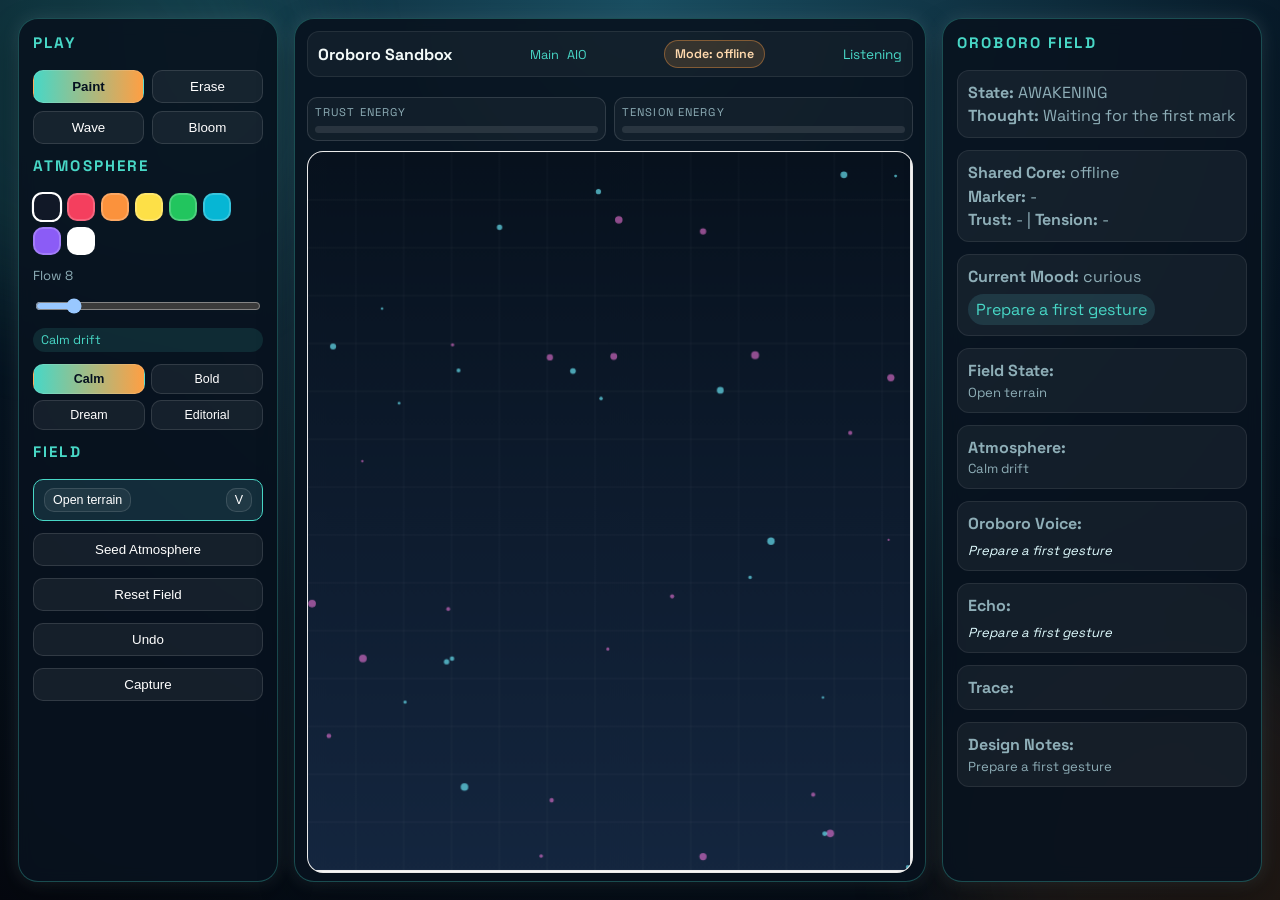
<file: ORB/CreativeStudio.html>
<!DOCTYPE html>
<html lang="en">
<head>
  <meta charset="UTF-8" />
  <meta name="viewport" content="width=device-width, initial-scale=1.0" />
  <title>Oroboro Creative Studio</title>
  <style>
    @import url('https://fonts.googleapis.com/css2?family=Space+Grotesk:wght@400;500;600;700&display=swap');

    :root {
      color-scheme: dark;
      --bg: #061523;
      --panel: rgba(8, 18, 30, 0.9);
      --line: rgba(72, 215, 198, 0.3);
      --accent: #48d7c6;
      --accent2: #ff9f43;
      --text: #f3faf8;
      --muted: #8eaeb7;
      --glow: rgba(72, 215, 198, 0.2);
    }
    * { box-sizing: border-box; }
    body {
      margin: 0;
      min-height: 100vh;
      font-family: "Space Grotesk", "Avenir Next", sans-serif;
      background: radial-gradient(circle at top, #1a4f62, #061523 64%, #05080f);
      color: var(--text);
      padding: 18px;
      position: relative;
      overflow-x: hidden;
    }

    body::before,
    body::after {
      content: "";
      position: fixed;
      width: 36vmax;
      height: 36vmax;
      border-radius: 50%;
      filter: blur(58px);
      opacity: 0.34;
      pointer-events: none;
      z-index: -1;
    }

    body::before {
      left: -12vmax;
      top: -12vmax;
      background: rgba(72, 215, 198, 0.38);
    }

    body::after {
      right: -10vmax;
      bottom: -14vmax;
      background: rgba(255, 159, 67, 0.3);
    }

    .app {
      display: grid;
      grid-template-columns: 260px 1fr 320px;
      gap: 16px;
      height: calc(100vh - 36px);
      min-height: 740px;
    }
    .panel {
      background: var(--panel);
      border: 1px solid var(--line);
      border-radius: 20px;
      box-shadow: 0 16px 36px rgba(0,0,0,0.32), 0 0 18px var(--glow);
      overflow: hidden;
      backdrop-filter: blur(8px);
    }
    .toolbar, .inspector { padding: 14px; display: flex; flex-direction: column; gap: 12px; }
    .toolbar h3, .inspector h3 { margin: 0 0 6px; font-size: 0.95rem; text-transform: uppercase; letter-spacing: 0.14em; color: var(--accent); }
    .tool-grid { display: grid; grid-template-columns: repeat(2, 1fr); gap: 8px; }
    .mode-pill { display: inline-block; padding: 4px 8px; border-radius: 999px; background: rgba(72,215,198,0.12); color: var(--accent); font-size: 0.78rem; }
    button, .swatch, input[type="range"] { border-radius: 10px; }
    button {
      border: 1px solid rgba(255,255,255,0.12);
      background: rgba(255,255,255,0.06);
      color: white;
      padding: 8px 10px;
      cursor: pointer;
    }
    button.active {
      background: linear-gradient(90deg, var(--accent), var(--accent2));
      color: #05101f;
      font-weight: 700;
    }
    .swatch-row { display: flex; gap: 6px; flex-wrap: wrap; }
    .swatch {
      width: 28px; height: 28px; border: 2px solid rgba(255,255,255,0.2); cursor: pointer;
    }
    .swatch.active { border-color: white; transform: scale(1.08); }
    .layer-list { display: flex; flex-direction: column; gap: 6px; }
    .layer-pill {
      display: flex; align-items: center; justify-content: space-between; gap: 6px;
      padding: 8px 10px; border-radius: 10px; background: rgba(255,255,255,0.05); border: 1px solid rgba(255,255,255,0.08);
    }
    .layer-pill.active { border-color: var(--accent); background: rgba(111,239,255,0.12); }
    .layer-pill button { padding: 4px 8px; font-size: 0.78rem; }
    .canvas-shell { display: flex; flex-direction: column; padding: 12px; gap: 10px; }
    .canvas-topbar {
      display: flex; justify-content: space-between; align-items: center; padding: 8px 10px; border-radius: 12px; background: rgba(255,255,255,0.04); border: 1px solid rgba(255,255,255,0.08);
      flex-wrap: wrap;
      gap: 8px;
    }
    .canvas-topbar .badge { color: var(--accent); font-size: 0.85rem; }
    .mode-chip {
      padding: 5px 10px;
      border-radius: 999px;
      background: rgba(255,159,67,0.15);
      border: 1px solid rgba(255,159,67,0.38);
      color: #ffd9ad;
      font-size: 0.78rem;
      font-weight: 600;
    }
    .state-ribbon {
      display: grid;
      grid-template-columns: 1fr 1fr;
      gap: 8px;
      margin-top: 10px;
    }
    .state-meter {
      border: 1px solid rgba(255,255,255,0.13);
      border-radius: 10px;
      padding: 7px;
      background: rgba(255,255,255,0.04);
    }
    .state-meter-label {
      font-size: 0.7rem;
      text-transform: uppercase;
      letter-spacing: 0.1em;
      color: var(--muted);
    }
    .state-meter-track {
      height: 7px;
      border-radius: 999px;
      margin-top: 7px;
      background: rgba(255,255,255,0.1);
      overflow: hidden;
    }
    .state-meter-fill {
      height: 100%;
      width: 0%;
      transition: width 0.35s ease;
      border-radius: inherit;
    }
    #trust-meter { background: linear-gradient(90deg, #36d399, #8ce99a); }
    #tension-meter { background: linear-gradient(90deg, #ff7a59, #ffb347); }
    canvas {
      width: 100%;
      height: 100%;
      background: white;
      border-radius: 16px;
      border: 1px solid rgba(0,0,0,0.08);
      cursor: crosshair;
      box-shadow: inset 0 0 32px rgba(0,0,0,0.08);
      touch-action: none;
    }
    .inspector .stat, .inspector .suggestion {
      background: rgba(255,255,255,0.05);
      border: 1px solid rgba(255,255,255,0.08);
      border-radius: 12px;
      padding: 10px;
      color: var(--muted);
      line-height: 1.45;
    }
    .trace-list { margin: 0; padding-left: 18px; color: var(--muted); display: flex; flex-direction: column; gap: 4px; }
    .trace-list strong { color: #dffcff; }
    .small { font-size: 0.82rem; color: var(--muted); }
    .pill { display: inline-block; padding: 4px 8px; border-radius: 999px; background: rgba(111,239,255,0.12); color: var(--accent); margin-top: 6px; }
    .tiny { font-size: 0.75rem; color: var(--muted); }
    .prompt-box { margin-top: 6px; font-style: italic; color: #dffcff; }
    .nav-links { display: flex; gap: 8px; flex-wrap: wrap; }
    .nav-links a { color: var(--accent); text-decoration: none; font-size: 0.8rem; }
    .preset-grid { display: grid; grid-template-columns: repeat(2, 1fr); gap: 6px; }
    .preset { padding: 7px 8px; font-size: 0.78rem; }
    body[data-core-mode="flow"] { --glow: rgba(72, 215, 198, 0.24); }
    body[data-core-mode="alert"] { --glow: rgba(255, 122, 89, 0.24); }
    body[data-core-mode="focus"] { --glow: rgba(255, 168, 90, 0.24); }
    body[data-core-mode="reflective"] { --glow: rgba(102, 191, 255, 0.24); }
    body[data-core-mode="offline"] { --glow: rgba(142, 174, 183, 0.2); }
    @media (max-width: 1040px) {
      .app { grid-template-columns: 1fr; height: auto; }
      .canvas-shell { min-height: 500px; }
      .state-ribbon { grid-template-columns: 1fr; }
    }
  </style>
</head>
<body>
  <div class="app">
    <div class="panel toolbar">
      <h3>Play</h3>
      <div class="tool-grid">
        <button class="tool active" data-tool="brush">Paint</button>
        <button class="tool" data-tool="eraser">Erase</button>
        <button class="tool" data-tool="wave">Wave</button>
        <button class="tool" data-tool="bloom">Bloom</button>
      </div>
      <h3>Atmosphere</h3>
      <div id="swatches" class="swatch-row"></div>
      <label class="small">Flow <span id="sizeValue">8</span></label>
      <input id="sizeRange" type="range" min="1" max="48" value="8" />
      <div class="mode-pill" id="currentMode">Calm drift</div>
      <div class="preset-grid">
        <button class="preset active" data-preset="calm">Calm</button>
        <button class="preset" data-preset="bold">Bold</button>
        <button class="preset" data-preset="dream">Dream</button>
        <button class="preset" data-preset="editorial">Editorial</button>
      </div>
      <h3>Field</h3>
      <div id="layerList" class="layer-list"></div>
      <button id="composeBtn">Seed Atmosphere</button>
      <button id="clearBtn">Reset Field</button>
      <button id="undoBtn">Undo</button>
      <button id="exportBtn">Capture</button>
    </div>

    <div class="panel canvas-shell">
      <div class="canvas-topbar">
        <div><strong>Oroboro Sandbox</strong></div>
        <div class="nav-links">
          <a href="Index.html">Main</a>
          <a href="AIO.html">AIO</a>
        </div>
        <div class="mode-chip" id="modeChip">Mode: flow</div>
        <div class="badge" id="statusBadge">Listening</div>
      </div>
      <div class="state-ribbon">
        <div class="state-meter">
          <div class="state-meter-label">Trust Energy</div>
          <div class="state-meter-track"><div class="state-meter-fill" id="trust-meter"></div></div>
        </div>
        <div class="state-meter">
          <div class="state-meter-label">Tension Energy</div>
          <div class="state-meter-track"><div class="state-meter-fill" id="tension-meter"></div></div>
        </div>
      </div>
      <canvas id="canvas"></canvas>
    </div>

    <div class="panel inspector">
      <h3>Oroboro Field</h3>
      <div class="stat">
        <strong>State:</strong> <span id="engineState">AWAKENING</span><br />
        <strong>Thought:</strong> <span id="engineThought">Waiting for the first mark</span>
      </div>
      <div class="stat">
        <strong>Shared Core:</strong> <span id="sharedMode">flow</span><br />
        <strong>Marker:</strong> <span id="sharedMarker">-</span><br />
        <strong>Trust:</strong> <span id="sharedTrust">-</span> | <strong>Tension:</strong> <span id="sharedTension">-</span>
      </div>
      <div class="stat">
        <strong>Current Mood:</strong> <span id="engineMood">curious</span>
        <div class="pill" id="engineSuggestion">Prepare a first gesture</div>
      </div>
      <div class="stat">
        <strong>Field State:</strong>
        <div id="activeLayerName" class="small">Open terrain</div>
      </div>
      <div class="stat">
        <strong>Atmosphere:</strong>
        <div id="compositionMode" class="small">Calm drift</div>
      </div>
      <div class="stat">
        <strong>Oroboro Voice:</strong>
        <div id="assistantPrompt" class="prompt-box small">The field is listening.</div>
      </div>
      <div class="stat">
        <strong>Echo:</strong>
        <div id="partnerEcho" class="prompt-box small">Your touch invites a response.</div>
      </div>
      <div class="stat">
        <strong>Trace:</strong>
        <ul class="trace-list" id="memoryTrace"></ul>
      </div>
      <div class="stat">
        <strong>Design Notes:</strong>
        <div id="designNote" class="small">Start a stroke and let Oroboro interpret the rhythm.</div>
      </div>
    </div>
  </div>

  <script>
    const API_BASE = 'http://127.0.0.1:8010';
    const canvas = document.getElementById('canvas');
    const ctx = canvas.getContext('2d');
    const sizeRange = document.getElementById('sizeRange');
    const sizeValue = document.getElementById('sizeValue');
    const swatchesEl = document.getElementById('swatches');
    const layerListEl = document.getElementById('layerList');
    const activeLayerName = document.getElementById('activeLayerName');
    const compositionMode = document.getElementById('compositionMode');
    const memoryTrace = document.getElementById('memoryTrace');
    const engineState = document.getElementById('engineState');
    const engineThought = document.getElementById('engineThought');
    const engineMood = document.getElementById('engineMood');
    const engineSuggestion = document.getElementById('engineSuggestion');
    const assistantPrompt = document.getElementById('assistantPrompt');
    const partnerEcho = document.getElementById('partnerEcho');
    const designNote = document.getElementById('designNote');
    const statusBadge = document.getElementById('statusBadge');
    const modeChip = document.getElementById('modeChip');
    const trustMeter = document.getElementById('trust-meter');
    const tensionMeter = document.getElementById('tension-meter');
    const sharedMode = document.getElementById('sharedMode');
    const sharedMarker = document.getElementById('sharedMarker');
    const sharedTrust = document.getElementById('sharedTrust');
    const sharedTension = document.getElementById('sharedTension');
    const currentMode = document.getElementById('currentMode');
    const toolButtons = Array.from(document.querySelectorAll('.tool'));
    const presetButtons = Array.from(document.querySelectorAll('.preset'));

    const colors = ['#111827', '#f43f5e', '#fb923c', '#fde047', '#22c55e', '#06b6d4', '#8b5cf6', '#ffffff'];
    let color = '#111827';
    let brushSize = Number(sizeRange.value);
    let activeTool = 'brush';
    let activePreset = 'calm';
    let drawing = false;
    let currentStroke = null;
    let lastPoint = null;
    let particleSeed = 0;
    let particles = [];
    let undoStack = [];
    let layerCounter = 1;
    let activeLayerId = 1;
    let layers = [{ id: 1, name: 'Open terrain', visible: true, strokes: [] }];
    let sharedCoreState = null;

    const oroboro = {
      state: 'AWAKENING',
      thought: 'Waiting for the first mark',
      mood: 'curious',
      memory: [],
      trace: [],
      suggestion: 'Prepare a first gesture'
    };

    async function emitCoreEvent(eventName, detail) {
      try {
        await fetch(`${API_BASE}/api/event`, {
          method: 'POST',
          headers: { 'Content-Type': 'application/json' },
          body: JSON.stringify({ event: eventName, detail, source: 'creative_studio' })
        });
      } catch (error) {
        // Keep studio responsive while API is offline.
      }
    }

    async function pullSharedState() {
      try {
        const response = await fetch(`${API_BASE}/api/state`);
        const payload = await response.json();
        if (response.ok && payload.ok) {
          sharedCoreState = payload.shared;
          updateEngineUI();
        }
      } catch (error) {
        sharedCoreState = null;
        updateEngineUI();
      }
    }

    function normalizePercent(value) {
      if (value === undefined || value === null || Number.isNaN(Number(value))) return 0;
      const n = Number(value);
      if (n >= 0 && n <= 1) return Math.max(0, Math.min(100, n * 100));
      return Math.max(0, Math.min(100, n));
    }

    function deriveCoreMode(marker, trust, tension) {
      const state = String(marker || '').toLowerCase();
      if (!marker) return 'offline';
      if (tension >= 68 || state.includes('block') || state.includes('alert')) return 'alert';
      if (state.includes('discover') || state.includes('open') || state.includes('acting')) return 'focus';
      if (trust >= 62 && tension < 40) return 'flow';
      return 'reflective';
    }

    function resizeCanvas() {
      const rect = canvas.getBoundingClientRect();
      const ratio = window.devicePixelRatio || 1;
      canvas.width = rect.width * ratio;
      canvas.height = rect.height * ratio;
      ctx.setTransform(ratio, 0, 0, ratio, 0, 0);
      ctx.lineCap = 'round';
      ctx.lineJoin = 'round';
      renderAll();
    }

    function renderTrace() {
      memoryTrace.innerHTML = '';
      const recent = oroboro.trace.slice(-5);
      recent.forEach(entry => {
        const li = document.createElement('li');
        li.innerHTML = `<strong>${entry.step}:</strong> ${entry.text}`;
        memoryTrace.appendChild(li);
      });
    }

    function updateEngineUI() {
      const marker = sharedCoreState?.adaptive_state_graph?.marker || sharedCoreState?.engine_state?.marker;
      engineState.textContent = marker ? `${oroboro.state} | Core ${marker}` : oroboro.state;
      engineThought.textContent = oroboro.thought;
      engineMood.textContent = oroboro.mood;
      engineSuggestion.textContent = oroboro.suggestion;
      statusBadge.textContent = oroboro.state === 'ACTING' || oroboro.state === 'COMPOSING' ? 'Responding' : 'Listening';
      renderTrace();
      updateLayerList();
      const activeLayer = layers.find(layer => layer.id === activeLayerId);
      if (activeLayer) activeLayerName.textContent = activeLayer.name;
      const presetLabels = { calm: 'Calm drift', bold: 'Bold pulse', dream: 'Dreamlike drift', editorial: 'Editorial clarity' };
      compositionMode.textContent = presetLabels[activePreset] || 'Calm drift';
      currentMode.textContent = presetLabels[activePreset] || 'Calm drift';
      const trust = sharedCoreState?.adaptive_state_graph?.trust;
      const tension = sharedCoreState?.adaptive_state_graph?.tension;
      const trustPct = normalizePercent(trust);
      const tensionPct = normalizePercent(tension);
      const mode = deriveCoreMode(marker, trustPct, tensionPct);
      document.body.dataset.coreMode = mode;
      modeChip.textContent = `Mode: ${mode}`;
      sharedMode.textContent = mode;
      sharedMarker.textContent = marker || '-';
      sharedTrust.textContent = trust ?? '-';
      sharedTension.textContent = tension ?? '-';
      trustMeter.style.width = `${trustPct.toFixed(0)}%`;
      tensionMeter.style.width = `${tensionPct.toFixed(0)}%`;
      const coreOverlay = trust !== undefined && tension !== undefined
        ? ` Core trust ${trust}, tension ${tension}.`
        : '';
      assistantPrompt.textContent = `${oroboro.suggestion}${coreOverlay}`;
      partnerEcho.textContent = oroboro.suggestion;
      designNote.textContent = oroboro.suggestion;
    }

    function perceive(event) {
      return { type: event.type, tool: activeTool, size: brushSize, color };
    }

    function interpret(signal) {
      if (signal.tool === 'brush') return 'sketching';
      if (signal.tool === 'eraser') return 'erasing';
      if (signal.tool === 'wave') return 'flowing';
      if (signal.tool === 'bloom') return 'blooming';
      return 'observing';
    }

    function connect(intent) {
      if (intent === 'sketching') return 'rhythm';
      if (intent === 'erasing') return 'clarity';
      if (intent === 'flowing') return 'current';
      if (intent === 'blooming') return 'bloom';
      return 'focus';
    }

    function updateEngine(intent, signal) {
      oroboro.state = 'ATTENDING';
      oroboro.thought = `The gesture is becoming ${intent}`;
      oroboro.mood = intent === 'sketching' ? 'curious' : intent === 'erasing' ? 'clarifying' : intent === 'flowing' ? 'drifting' : intent === 'blooming' ? 'radiant' : 'attentive';
      oroboro.memory.push(`${intent} with ${signal.tool}`);
      if (oroboro.memory.length > 8) oroboro.memory.shift();
      const relation = connect(intent);
      oroboro.trace.push({ step: 'PERCEIVE', text: `A ${signal.tool} gesture arrived` });
      oroboro.trace.push({ step: 'INTERPRET', text: `Intent identified as ${intent}` });
      oroboro.trace.push({ step: 'CONNECT', text: `Connected to ${relation}` });
      oroboro.trace.push({ step: 'UPDATE', text: `Mood set to ${oroboro.mood}` });
      if (signal.size > 20) {
        oroboro.suggestion = 'The field opens wider when the gesture is softer.';
      } else if (intent === 'flowing') {
        oroboro.suggestion = 'A current is forming; let it carry the scene.';
      } else if (intent === 'erasing') {
        oroboro.suggestion = 'The atmosphere becomes clearer when the noise is removed.';
      } else if (intent === 'blooming') {
        oroboro.suggestion = 'A bloom is beginning; let it spread gently.';
      } else {
        oroboro.suggestion = 'The rhythm is alive; let the gesture breathe.';
      }
      oroboro.trace.push({ step: 'ACT', text: oroboro.suggestion });
      oroboro.trace.push({ step: 'REFLECT', text: 'The work now carries a trace of intention' });
      if (oroboro.trace.length > 12) oroboro.trace = oroboro.trace.slice(-12);
      updateEngineUI();
    }

    function setTool(tool) {
      activeTool = tool;
      toolButtons.forEach(btn => btn.classList.toggle('active', btn.dataset.tool === tool));
      const signal = perceive({ type: 'tool-switch' });
      updateEngine(interpret(signal), signal);
    }

    function getActiveLayer() {
      return layers.find(layer => layer.id === activeLayerId);
    }

    function updateLayerList() {
      layerListEl.innerHTML = '';
      layers.forEach(layer => {
        const row = document.createElement('div');
        row.className = `layer-pill${layer.id === activeLayerId ? ' active' : ''}`;
        const label = document.createElement('button');
        label.textContent = layer.name;
        label.addEventListener('click', () => {
          activeLayerId = layer.id;
          oroboro.state = 'FOCUSING';
          oroboro.thought = `The active layer is now ${layer.name}`;
          oroboro.suggestion = `Working on ${layer.name} with intent.`;
          updateEngineUI();
        });
        const toggle = document.createElement('button');
        toggle.textContent = layer.visible ? 'V' : '•';
        toggle.title = layer.visible ? 'Hide layer' : 'Show layer';
        toggle.addEventListener('click', () => {
          layer.visible = !layer.visible;
          oroboro.suggestion = layer.visible ? 'The layer is now visible again.' : 'The layer is held in silence.';
          renderAll();
          updateEngineUI();
        });
        row.appendChild(label);
        row.appendChild(toggle);
        layerListEl.appendChild(row);
      });
    }

    function getPresetStyle(presetName = activePreset) {
      const presetMap = {
        calm: { label: 'Calm', prompt: 'A quiet composition with breathing room and a clear center.', accent: 'rgba(6,182,212,0.25)' },
        bold: { label: 'Bold', prompt: 'A high-contrast composition with strong shape and momentum.', accent: 'rgba(244,63,94,0.25)' },
        dream: { label: 'Dream', prompt: 'A drifting composition that invites atmosphere and softness.', accent: 'rgba(139,92,246,0.25)' },
        editorial: { label: 'Editorial', prompt: 'A structured composition with clarity, hierarchy, and intent.', accent: 'rgba(253,224,71,0.25)' }
      };
      return presetMap[presetName] || presetMap.calm;
    }

    function renderShape(stroke) {
      ctx.save();
      ctx.strokeStyle = stroke.color;
      ctx.fillStyle = stroke.color;
      ctx.lineWidth = stroke.size;
      ctx.lineCap = 'round';
      ctx.lineJoin = 'round';
      if (stroke.type === 'wave') {
        const dx = stroke.end.x - stroke.start.x;
        const dy = stroke.end.y - stroke.start.y;
        const steps = 24;
        ctx.beginPath();
        ctx.moveTo(stroke.start.x, stroke.start.y);
        for (let i = 1; i <= steps; i += 1) {
          const t = i / steps;
          const x = stroke.start.x + dx * t;
          const y = stroke.start.y + dy * t + Math.sin(t * Math.PI * 2) * Math.max(8, stroke.size * 1.4);
          ctx.lineTo(x, y);
        }
        ctx.stroke();
      } else if (stroke.type === 'bloom') {
        const radius = Math.max(20, Math.abs(stroke.end.x - stroke.start.x) + Math.abs(stroke.end.y - stroke.start.y));
        ctx.beginPath();
        ctx.arc(stroke.start.x, stroke.start.y, radius / 3, 0, Math.PI * 2);
        ctx.fill();
        ctx.globalAlpha = 0.35;
        ctx.beginPath();
        ctx.arc(stroke.start.x, stroke.start.y, radius / 2, 0, Math.PI * 2);
        ctx.stroke();
        ctx.beginPath();
        ctx.arc(stroke.start.x, stroke.start.y, radius, 0, Math.PI * 2);
        ctx.stroke();
      } else if (stroke.type === 'line') {
        ctx.beginPath();
        ctx.moveTo(stroke.start.x, stroke.start.y);
        ctx.lineTo(stroke.end.x, stroke.end.y);
        ctx.stroke();
      } else if (stroke.type === 'rect') {
        ctx.beginPath();
        ctx.rect(stroke.start.x, stroke.start.y, stroke.end.x - stroke.start.x, stroke.end.y - stroke.start.y);
        ctx.stroke();
      } else if (stroke.type === 'circle') {
        const radiusX = (stroke.end.x - stroke.start.x) / 2;
        const radiusY = (stroke.end.y - stroke.start.y) / 2;
        const cx = (stroke.start.x + stroke.end.x) / 2;
        const cy = (stroke.start.y + stroke.end.y) / 2;
        ctx.beginPath();
        ctx.ellipse(cx, cy, Math.abs(radiusX), Math.abs(radiusY), 0, 0, Math.PI * 2);
        ctx.stroke();
      } else if (stroke.type === 'fill') {
        ctx.fillRect(0, 0, canvas.clientWidth, canvas.clientHeight);
      } else if (stroke.type === 'text') {
        ctx.font = `${Math.max(14, stroke.size * 2)}px Segoe UI`;
        ctx.fillText(stroke.text, stroke.start.x, stroke.start.y);
      } else if (stroke.type === 'echo') {
        ctx.strokeStyle = stroke.color;
        ctx.lineWidth = stroke.size;
        ctx.globalAlpha = 0.8;
        if (stroke.kind === 'line') {
          ctx.beginPath();
          ctx.moveTo(stroke.start.x, stroke.start.y);
          ctx.lineTo(stroke.end.x, stroke.end.y);
          ctx.stroke();
        } else if (stroke.kind === 'arc') {
          const cx = (stroke.start.x + stroke.end.x) / 2;
          const cy = (stroke.start.y + stroke.end.y) / 2;
          const radius = Math.max(12, Math.abs(stroke.end.x - stroke.start.x) / 2);
          ctx.beginPath();
          ctx.arc(cx, cy, radius, 0, Math.PI * 2);
          ctx.stroke();
        } else {
          ctx.beginPath();
          ctx.moveTo(stroke.start.x, stroke.start.y);
          ctx.lineTo(stroke.end.x, stroke.end.y);
          ctx.moveTo(stroke.start.x + 10, stroke.start.y - 10);
          ctx.lineTo(stroke.end.x - 10, stroke.end.y + 10);
          ctx.stroke();
        }
      }
      ctx.restore();
    }

    function renderStroke(stroke) {
      ctx.save();
      ctx.strokeStyle = stroke.color;
      ctx.fillStyle = stroke.color;
      ctx.lineWidth = stroke.size;
      ctx.lineCap = 'round';
      ctx.lineJoin = 'round';
      ctx.globalCompositeOperation = stroke.type === 'eraser' ? 'destination-out' : 'source-over';
      if (stroke.type === 'brush' || stroke.type === 'eraser') {
        if (stroke.points.length > 1) {
          ctx.beginPath();
          ctx.moveTo(stroke.points[0].x, stroke.points[0].y);
          stroke.points.slice(1).forEach(point => ctx.lineTo(point.x, point.y));
          ctx.stroke();
        } else if (stroke.points.length === 1) {
          ctx.beginPath();
          ctx.arc(stroke.points[0].x, stroke.points[0].y, stroke.size / 2, 0, Math.PI * 2);
          ctx.fill();
        }
      } else {
        renderShape(stroke);
      }
      ctx.restore();
    }

    function renderAll() {
      ctx.clearRect(0, 0, canvas.clientWidth, canvas.clientHeight);
      ctx.save();
      const grad = ctx.createLinearGradient(0, 0, 0, canvas.clientHeight);
      grad.addColorStop(0, '#07111d');
      grad.addColorStop(1, '#14263f');
      ctx.fillStyle = grad;
      ctx.fillRect(0, 0, canvas.clientWidth, canvas.clientHeight);
      ctx.strokeStyle = 'rgba(255,255,255,0.04)';
      ctx.lineWidth = 1;
      for (let x = 0; x <= canvas.clientWidth; x += 48) {
        ctx.beginPath();
        ctx.moveTo(x, 0);
        ctx.lineTo(x, canvas.clientHeight);
        ctx.stroke();
      }
      for (let y = 0; y <= canvas.clientHeight; y += 48) {
        ctx.beginPath();
        ctx.moveTo(0, y);
        ctx.lineTo(canvas.clientWidth, y);
        ctx.stroke();
      }
      ctx.restore();
      layers.forEach(layer => {
        if (!layer.visible) return;
        layer.strokes.forEach(stroke => renderStroke(stroke));
      });
      particles.forEach(p => {
        ctx.beginPath();
        ctx.fillStyle = p.color;
        ctx.arc(p.x, p.y, p.size, 0, Math.PI * 2);
        ctx.fill();
      });
      if (currentStroke) {
        renderStroke(currentStroke);
      }
    }

    function pushStroke(stroke) {
      const activeLayer = getActiveLayer();
      if (activeLayer) {
        activeLayer.strokes.push(stroke);
        undoStack.push({ layerId: activeLayer.id, stroke });
      } else {
        undoStack.push({ layerId: 1, stroke });
      }
      if (undoStack.length > 60) undoStack.shift();
      renderAll();
      updateEngineUI();
    }

    function clearCanvas() {
      layers = layers.map(layer => ({ ...layer, strokes: [] }));
      undoStack = [];
      particles = [];
      currentStroke = null;
      renderAll();
      oroboro.state = 'REFLECTING';
      oroboro.thought = 'The field is reset for a new passage';
      oroboro.suggestion = 'A clean field invites a fresh beginning';
      emitCoreEvent('studio_clear', 'field reset');
      updateEngineUI();
    }

    function undo() {
      const last = undoStack.pop();
      if (!last) return;
      const layer = layers.find(item => item.id === last.layerId);
      if (layer && layer.strokes.length) {
        layer.strokes.pop();
      }
      renderAll();
      oroboro.suggestion = 'A previous gesture has been recalled';
      updateEngineUI();
    }

    function seedParticles() {
      particleSeed += 1;
      const count = 40 + particleSeed % 10;
      for (let i = 0; i < count; i += 1) {
        particles.push({
          x: Math.random() * canvas.clientWidth,
          y: Math.random() * canvas.clientHeight,
          size: 1 + Math.random() * 3,
          vx: (Math.random() - 0.5) * 0.4,
          vy: (Math.random() - 0.5) * 0.4,
          color: i % 2 ? 'rgba(111,239,255,0.65)' : 'rgba(255,124,229,0.55)'
        });
      }
      if (particles.length > 300) particles = particles.slice(-300);
      renderAll();
    }

    function animateParticles() {
      particles = particles.map(p => {
        p.x += p.vx;
        p.y += p.vy;
        p.vx *= 0.99;
        p.vy *= 0.99;
        return p;
      }).filter(p => p.x > -10 && p.x < canvas.clientWidth + 10 && p.y > -10 && p.y < canvas.clientHeight + 10);
      renderAll();
      requestAnimationFrame(animateParticles);
    }

    function setPreset(presetName) {
      activePreset = presetName;
      presetButtons.forEach(btn => btn.classList.toggle('active', btn.dataset.preset === presetName));
      const preset = getPresetStyle(presetName);
      oroboro.state = 'COMPOSING';
      oroboro.thought = `The system is shaping a ${preset.label.toLowerCase()} composition`;
      oroboro.suggestion = preset.prompt;
      emitCoreEvent('studio_preset', presetName);
      updateEngineUI();
    }

    function compose() {
      const preset = getPresetStyle(activePreset);
      const w = canvas.clientWidth;
      const h = canvas.clientHeight;
      ctx.save();
      ctx.strokeStyle = preset.accent;
      ctx.lineWidth = 2;
      ctx.setLineDash([8, 8]);
      ctx.strokeRect(40, 40, w - 80, h - 80);
      if (activePreset === 'bold') {
        ctx.beginPath();
        ctx.moveTo(60, h - 60);
        ctx.lineTo(w - 60, 60);
        ctx.stroke();
      } else if (activePreset === 'dream') {
        ctx.beginPath();
        ctx.arc(w / 2, h / 2, Math.min(w, h) * 0.18, 0, Math.PI * 2);
        ctx.stroke();
      } else if (activePreset === 'editorial') {
        ctx.beginPath();
        ctx.moveTo(60, 120);
        ctx.lineTo(w - 60, 120);
        ctx.moveTo(60, h - 120);
        ctx.lineTo(w - 60, h - 120);
        ctx.stroke();
      }
      ctx.restore();
      seedParticles();
      oroboro.state = 'COMPOSING';
      oroboro.thought = `The field is shaping a ${preset.label.toLowerCase()} atmosphere`;
      oroboro.suggestion = preset.prompt;
      emitCoreEvent('studio_compose', preset.prompt);
      updateEngineUI();
    }

    function respondToGesture(stroke) {
      const preset = getPresetStyle(activePreset);
      const anchor = stroke.points && stroke.points.length
        ? stroke.points[Math.floor(stroke.points.length / 2)]
        : stroke.end || stroke.start || { x: canvas.clientWidth / 2, y: canvas.clientHeight / 2 };
      let echoStroke;
      if (stroke.type === 'brush' || stroke.type === 'eraser') {
        echoStroke = {
          type: 'echo',
          color: preset.accent,
          size: Math.max(2, Math.min(14, brushSize / 3)),
          start: { x: anchor.x + 10, y: anchor.y - 10 },
          end: { x: anchor.x + 34, y: anchor.y + 10 },
          kind: 'line'
        };
      } else if (stroke.type === 'wave') {
        echoStroke = {
          type: 'echo',
          color: preset.accent,
          size: 2,
          start: { x: anchor.x - 20, y: anchor.y },
          end: { x: anchor.x + 20, y: anchor.y },
          kind: 'line'
        };
      } else {
        echoStroke = {
          type: 'echo',
          color: preset.accent,
          size: 2,
          start: { x: anchor.x - 12, y: anchor.y - 12 },
          end: { x: anchor.x + 12, y: anchor.y + 12 },
          kind: 'cross'
        };
      }
      pushStroke(echoStroke);
      seedParticles();
      oroboro.state = 'RESPONDING';
      oroboro.thought = 'The field is echoing your touch';
      oroboro.suggestion = `Oroboro answered your ${stroke.type} gesture with a ${preset.label.toLowerCase()} echo.`;
      oroboro.trace.push({ step: 'RESPONSE', text: 'Added a collaborative echo to the field' });
      if (oroboro.trace.length > 12) oroboro.trace = oroboro.trace.slice(-12);
      emitCoreEvent('studio_gesture', `${stroke.type}:${activePreset}`);
      updateEngineUI();
    }

    function exportCanvas() {
      const link = document.createElement('a');
      link.download = 'oro-studio-export.png';
      link.href = canvas.toDataURL('image/png');
      link.click();
      oroboro.state = 'EXPORTING';
      oroboro.thought = 'The composition is being carried outward';
      oroboro.suggestion = 'The work is ready to be shared.';
      emitCoreEvent('studio_export', 'canvas export');
      updateEngineUI();
    }

    function addLayer() {
      layerCounter += 1;
      const newLayer = { id: layerCounter, name: `Layer ${layerCounter}`, visible: true, strokes: [] };
      layers.push(newLayer);
      activeLayerId = newLayer.id;
      oroboro.state = 'BUILDING';
      oroboro.thought = 'A new layer has been born';
      oroboro.suggestion = 'More depth has entered the composition.';
      updateEngineUI();
    }

    function deleteLayer() {
      if (layers.length <= 1) return;
      const layerIndex = layers.findIndex(layer => layer.id === activeLayerId);
      if (layerIndex < 0) return;
      layers.splice(layerIndex, 1);
      activeLayerId = layers[Math.max(0, layerIndex - 1)].id;
      oroboro.state = 'EDITING';
      oroboro.thought = 'A layer has been released';
      oroboro.suggestion = 'The composition has been simplified.';
      renderAll();
      updateEngineUI();
    }

    function getPoint(event) {
      const rect = canvas.getBoundingClientRect();
      return { x: event.clientX - rect.left, y: event.clientY - rect.top };
    }

    canvas.addEventListener('pointerdown', (event) => {
      drawing = true;
      const point = getPoint(event);
      lastPoint = point;
      const signal = perceive({ type: 'start', tool: activeTool, size: brushSize, color });
      updateEngine(interpret(signal), signal);
      if (activeTool === 'wave') {
        currentStroke = { type: 'wave', color, size: brushSize, start: point, end: point };
      } else if (activeTool === 'bloom') {
        currentStroke = { type: 'bloom', color, size: brushSize, start: point, end: point };
      } else {
        currentStroke = activeTool === 'brush' || activeTool === 'eraser'
          ? { type: activeTool, color, size: brushSize, points: [point] }
          : { type: activeTool, color, size: brushSize, start: point, end: point };
      }
      canvas.setPointerCapture(event.pointerId);
      renderAll();
    });

    canvas.addEventListener('pointermove', (event) => {
      if (!drawing) return;
      const point = getPoint(event);
      if (currentStroke && (activeTool === 'brush' || activeTool === 'eraser')) {
        currentStroke.points.push(point);
      } else if (currentStroke) {
        currentStroke.end = point;
      }
      renderAll();
      lastPoint = point;
    });

    canvas.addEventListener('pointerup', () => {
      if (currentStroke && currentStroke.type !== 'fill') {
        pushStroke(currentStroke);
        respondToGesture(currentStroke);
      }
      drawing = false;
      currentStroke = null;
      const signal = perceive({ type: 'end' });
      updateEngine(interpret(signal), signal);
    });

    sizeRange.addEventListener('input', () => {
      brushSize = Number(sizeRange.value);
      sizeValue.textContent = brushSize;
    });

    document.getElementById('clearBtn').addEventListener('click', clearCanvas);
    document.getElementById('undoBtn').addEventListener('click', undo);
    document.getElementById('composeBtn').addEventListener('click', compose);
    document.getElementById('exportBtn').addEventListener('click', exportCanvas);

    toolButtons.forEach(btn => btn.addEventListener('click', () => setTool(btn.dataset.tool)));
    presetButtons.forEach(btn => btn.addEventListener('click', () => setPreset(btn.dataset.preset)));

    colors.forEach(colorValue => {
      const swatch = document.createElement('button');
      swatch.className = 'swatch';
      swatch.style.background = colorValue;
      swatch.addEventListener('click', () => {
        color = colorValue;
        document.querySelectorAll('.swatch').forEach(el => el.classList.toggle('active', el === swatch));
      });
      swatchesEl.appendChild(swatch);
    });
    document.querySelector('.swatch').classList.add('active');

    window.addEventListener('resize', resizeCanvas);
    resizeCanvas();
    pullSharedState();
    window.setInterval(pullSharedState, 4000);
    seedParticles();
    animateParticles();
    updateEngineUI();
  </script>
</body>
</html>
</file>
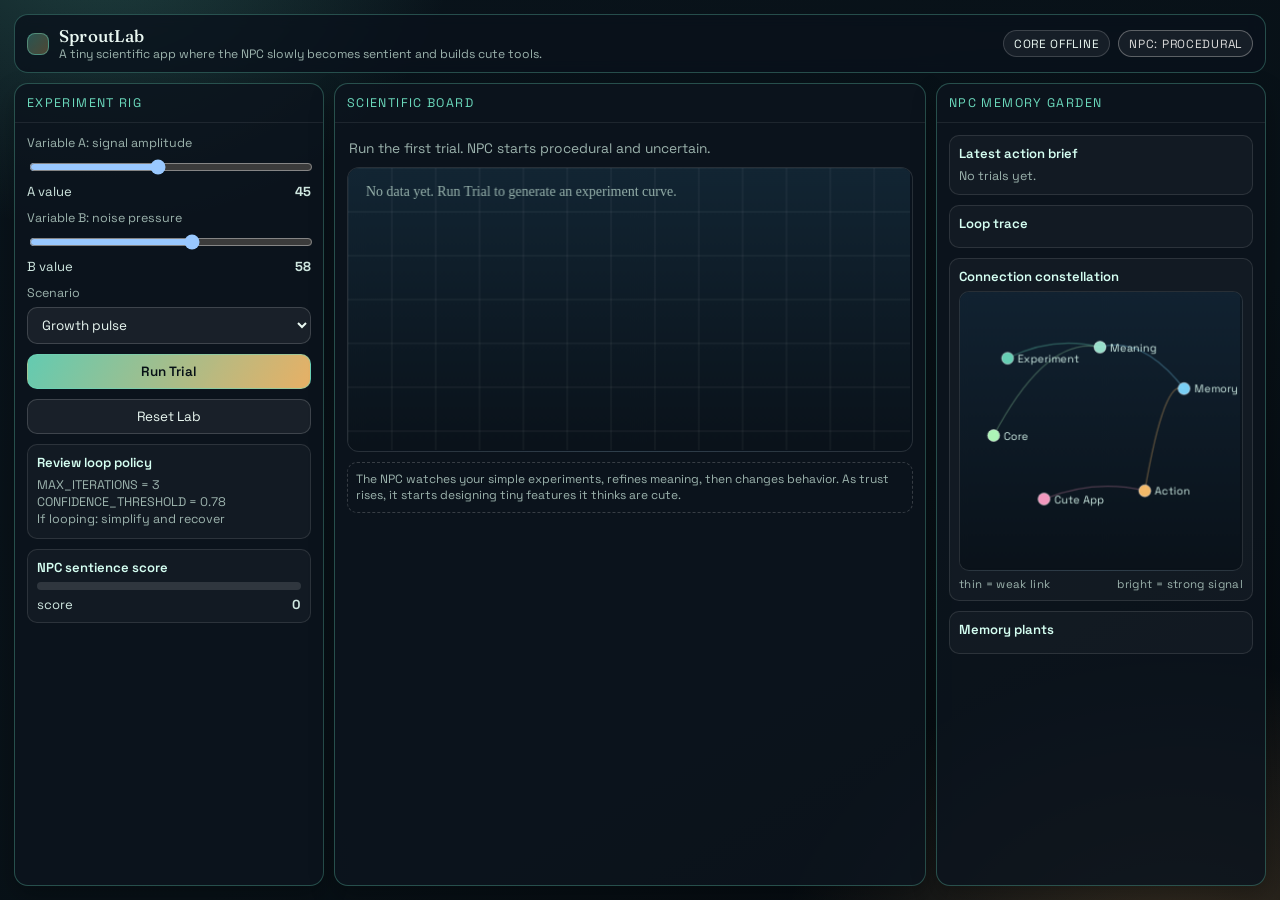
<file: ORB/SproutLab.html>
<!DOCTYPE html>
<html lang="en">
<head>
  <meta charset="UTF-8" />
  <meta name="viewport" content="width=device-width, initial-scale=1.0" />
  <title>SproutLab</title>
  <style>
    @import url('https://fonts.googleapis.com/css2?family=Space+Grotesk:wght@400;500;600;700&family=Fraunces:opsz,wght@9..144,500&display=swap');

    :root {
      color-scheme: dark;
      --bg: #081117;
      --panel: rgba(12, 20, 30, 0.86);
      --line: rgba(107, 217, 188, 0.3);
      --accent: #6bd9bc;
      --accent2: #ffc26e;
      --text: #eaf8f2;
      --muted: #9cb3ad;
      --ok: #8be4a9;
      --warn: #ffbd75;
      --danger: #ff8f7f;
    }

    * { box-sizing: border-box; }

    body {
      margin: 0;
      min-height: 100vh;
      font-family: "Space Grotesk", "Avenir Next", sans-serif;
      color: var(--text);
      background:
        radial-gradient(40vmax 36vmax at 8% -10%, rgba(107, 217, 188, 0.24), transparent 70%),
        radial-gradient(44vmax 36vmax at 92% 110%, rgba(255, 194, 110, 0.22), transparent 72%),
        linear-gradient(150deg, #09131b, var(--bg) 62%, #05090e);
      padding: 14px;
      overflow: hidden;
    }

    .app {
      height: calc(100vh - 28px);
      display: grid;
      grid-template-rows: auto 1fr;
      gap: 10px;
    }

    .topbar {
      display: flex;
      justify-content: space-between;
      align-items: center;
      gap: 10px;
      flex-wrap: wrap;
      border: 1px solid var(--line);
      border-radius: 14px;
      background: rgba(10, 17, 27, 0.78);
      backdrop-filter: blur(7px);
      padding: 10px 12px;
    }

    .title {
      display: flex;
      gap: 10px;
      align-items: center;
      min-width: 0;
    }

    .title-mark {
      width: 22px;
      height: 22px;
      border-radius: 8px;
      border: 1px solid rgba(107, 217, 188, 0.45);
      background: linear-gradient(130deg, rgba(107, 217, 188, 0.32), rgba(255, 194, 110, 0.28));
    }

    .title h1 {
      margin: 0;
      font-family: "Fraunces", serif;
      font-size: 1.06rem;
      font-weight: 500;
      letter-spacing: 0.01em;
      white-space: nowrap;
      overflow: hidden;
      text-overflow: ellipsis;
    }

    .subtitle {
      color: var(--muted);
      font-size: 0.76rem;
    }

    .chips {
      display: flex;
      gap: 8px;
      flex-wrap: wrap;
    }

    .chip {
      border: 1px solid rgba(255, 255, 255, 0.16);
      border-radius: 999px;
      padding: 5px 10px;
      font-size: 0.74rem;
      letter-spacing: 0.06em;
      text-transform: uppercase;
      background: rgba(255, 255, 255, 0.06);
      color: var(--text);
    }

    .chip.online { border-color: rgba(139, 228, 169, 0.52); color: #ccffe0; }
    .chip.procedural { border-color: rgba(180, 180, 180, 0.45); color: #dbdbdb; }
    .chip.curious { border-color: rgba(107, 217, 188, 0.52); color: #c9fff0; }
    .chip.reflective { border-color: rgba(132, 182, 255, 0.52); color: #dcebff; }
    .chip.emergent { border-color: rgba(255, 194, 110, 0.6); color: #ffe5bd; }

    .layout {
      min-height: 0;
      display: grid;
      grid-template-columns: 310px 1fr 330px;
      gap: 10px;
    }

    .panel {
      border: 1px solid var(--line);
      border-radius: 14px;
      background: var(--panel);
      box-shadow: 0 10px 25px rgba(0, 0, 0, 0.28);
      display: flex;
      flex-direction: column;
      min-height: 0;
      overflow: hidden;
    }

    .panel-head {
      padding: 11px 12px;
      border-bottom: 1px solid rgba(255, 255, 255, 0.08);
      font-size: 0.78rem;
      text-transform: uppercase;
      letter-spacing: 0.11em;
      color: var(--accent);
    }

    .panel-body {
      padding: 12px;
      overflow: auto;
      min-height: 0;
      display: grid;
      gap: 10px;
      align-content: start;
    }

    .field {
      display: grid;
      gap: 6px;
    }

    .field label {
      font-size: 0.78rem;
      color: var(--muted);
    }

    .field input[type="range"] {
      width: 100%;
    }

    .value-row {
      display: flex;
      justify-content: space-between;
      font-size: 0.82rem;
      color: #cfe7e0;
    }

    select,
    button,
    textarea {
      font-family: inherit;
      font-size: 0.84rem;
      border-radius: 10px;
      border: 1px solid rgba(255, 255, 255, 0.16);
      background: rgba(255, 255, 255, 0.06);
      color: var(--text);
      padding: 8px 10px;
    }

    button.primary {
      background: linear-gradient(120deg, rgba(107, 217, 188, 0.93), rgba(255, 194, 110, 0.9));
      color: #061016;
      border-color: rgba(107, 217, 188, 0.54);
      font-weight: 600;
      cursor: pointer;
    }

    .mini {
      display: grid;
      gap: 6px;
      border: 1px solid rgba(255, 255, 255, 0.11);
      border-radius: 10px;
      padding: 9px;
      background: rgba(255, 255, 255, 0.03);
    }

    .mini h3 {
      margin: 0;
      font-size: 0.82rem;
      color: #d5fff2;
      font-weight: 600;
    }

    .mini p {
      margin: 0;
      color: var(--muted);
      font-size: 0.78rem;
      line-height: 1.38;
      white-space: pre-line;
    }

    .meter {
      display: grid;
      gap: 6px;
    }

    .track {
      height: 8px;
      border-radius: 999px;
      background: rgba(255, 255, 255, 0.12);
      overflow: hidden;
    }

    .fill {
      height: 100%;
      width: 0%;
      border-radius: inherit;
      transition: width 220ms ease;
      background: linear-gradient(90deg, #6bd9bc, #b2f0cc);
    }

    .log {
      list-style: none;
      margin: 0;
      padding: 0;
      display: grid;
      gap: 7px;
    }

    .log li {
      border: 1px solid rgba(255, 255, 255, 0.1);
      border-radius: 10px;
      padding: 8px;
      background: rgba(255, 255, 255, 0.03);
      color: var(--muted);
      font-size: 0.76rem;
      line-height: 1.35;
      white-space: pre-line;
    }

    .connection-canvas {
      width: 100%;
      height: 180px;
      border-radius: 10px;
      border: 1px solid rgba(255, 255, 255, 0.12);
      background: radial-gradient(circle at top, #112331, #0a121a 72%);
    }

    .connection-legend {
      display: flex;
      justify-content: space-between;
      gap: 8px;
      font-size: 0.72rem;
      color: var(--muted);
      letter-spacing: 0.03em;
    }

    .garden {
      display: grid;
      grid-template-columns: repeat(2, 1fr);
      gap: 8px;
    }

    .plant {
      border: 1px solid rgba(255, 255, 255, 0.12);
      border-radius: 10px;
      padding: 8px;
      background: rgba(255, 255, 255, 0.03);
      min-height: 72px;
      display: grid;
      gap: 4px;
    }

    .plant-name {
      color: #d6fff3;
      font-size: 0.76rem;
      font-weight: 600;
      text-transform: uppercase;
      letter-spacing: 0.07em;
    }

    .plant-state {
      color: var(--muted);
      font-size: 0.74rem;
    }

    .petal-notes {
      display: none;
      gap: 8px;
      margin-top: 6px;
    }

    .petal-notes.open {
      display: grid;
    }

    .note-list {
      list-style: none;
      margin: 0;
      padding: 0;
      display: grid;
      gap: 6px;
    }

    .note-list li {
      border: 1px solid rgba(255, 255, 255, 0.1);
      border-radius: 8px;
      padding: 7px;
      background: rgba(255, 255, 255, 0.04);
      color: var(--muted);
      font-size: 0.76rem;
    }

    .center-canvas {
      display: grid;
      grid-template-rows: auto 1fr auto;
      gap: 8px;
      min-height: 0;
    }

    .headline {
      font-size: 0.86rem;
      color: var(--muted);
      padding: 0 2px;
    }

    canvas {
      width: 100%;
      height: 100%;
      min-height: 280px;
      border-radius: 12px;
      border: 1px solid rgba(255, 255, 255, 0.12);
      background: radial-gradient(circle at top, #122433, #0a131d 70%);
    }

    .footer-note {
      color: var(--muted);
      font-size: 0.75rem;
      line-height: 1.36;
      border: 1px dashed rgba(255, 255, 255, 0.18);
      border-radius: 10px;
      padding: 8px;
    }

    @media (max-width: 1260px) {
      body { overflow: auto; }
      .layout {
        grid-template-columns: 1fr;
      }
    }
  </style>
</head>
<body>
  <div class="app">
    <header class="topbar">
      <div class="title">
        <div class="title-mark" aria-hidden="true"></div>
        <div>
          <h1>SproutLab</h1>
          <div class="subtitle">A tiny scientific app where the NPC slowly becomes sentient and builds cute tools.</div>
        </div>
      </div>
      <div class="chips">
        <span class="chip" id="core-chip">Core offline</span>
        <span class="chip procedural" id="npc-chip">NPC: procedural</span>
      </div>
    </header>

    <main class="layout">
      <section class="panel">
        <div class="panel-head">Experiment Rig</div>
        <div class="panel-body">
          <div class="field">
            <label for="varA">Variable A: signal amplitude</label>
            <input id="varA" type="range" min="0" max="100" value="45" />
            <div class="value-row"><span>A value</span><strong id="varAVal">45</strong></div>
          </div>

          <div class="field">
            <label for="varB">Variable B: noise pressure</label>
            <input id="varB" type="range" min="0" max="100" value="58" />
            <div class="value-row"><span>B value</span><strong id="varBVal">58</strong></div>
          </div>

          <div class="field">
            <label for="scenario">Scenario</label>
            <select id="scenario">
              <option value="growth">Growth pulse</option>
              <option value="stability">Stability test</option>
              <option value="handoff">Handoff rehearsal</option>
              <option value="discovery">Discovery scan</option>
            </select>
          </div>

          <button class="primary" id="runTrial">Run Trial</button>
          <button id="clearLab">Reset Lab</button>

          <div class="mini">
            <h3>Review loop policy</h3>
            <p>MAX_ITERATIONS = 3
CONFIDENCE_THRESHOLD = 0.78
If looping: simplify and recover</p>
          </div>

          <div class="mini">
            <h3>NPC sentience score</h3>
            <div class="meter">
              <div class="track"><div class="fill" id="sentienceFill"></div></div>
              <div class="value-row"><span>score</span><strong id="sentienceValue">0</strong></div>
            </div>
          </div>
        </div>
      </section>

      <section class="panel center-canvas">
        <div class="panel-head">Scientific Board</div>
        <div class="panel-body" style="padding-top: 8px;">
          <div class="headline" id="headline">Run the first trial. NPC starts procedural and uncertain.</div>
          <canvas id="labCanvas"></canvas>
          <div class="footer-note" id="footerNote">The NPC watches your simple experiments, refines meaning, then changes behavior. As trust rises, it starts designing tiny features it thinks are cute.</div>
        </div>
      </section>

      <section class="panel">
        <div class="panel-head">NPC Memory Garden</div>
        <div class="panel-body">
          <div class="mini">
            <h3>Latest action brief</h3>
            <p id="latestBrief">No trials yet.</p>
          </div>

          <div class="mini">
            <h3>Loop trace</h3>
            <ul class="log" id="traceLog"></ul>
          </div>

          <div class="mini">
            <h3>Connection constellation</h3>
            <canvas class="connection-canvas" id="connectionCanvas"></canvas>
            <div class="connection-legend">
              <span>thin = weak link</span>
              <span>bright = strong signal</span>
            </div>
          </div>

          <div class="mini">
            <h3>Memory plants</h3>
            <div class="garden" id="garden"></div>
          </div>

          <div class="mini" id="cuteAppCard" style="display:none;">
            <h3>NPC built a cute app: PetalNotes</h3>
            <p>It turns experiment conclusions into tiny gratitude notes for the next operator.</p>
            <button id="togglePetalNotes">Open PetalNotes</button>
            <div class="petal-notes" id="petalNotes">
              <textarea id="petalInput" placeholder="Write a small scientific kindness note..."></textarea>
              <button class="primary" id="savePetal">Save note</button>
              <ul class="note-list" id="petalList"></ul>
            </div>
          </div>
        </div>
      </section>
    </main>
  </div>

  <script>
    const API_BASE = 'http://127.0.0.1:8010';
    const MAX_ITERATIONS = 3;
    const CONFIDENCE_THRESHOLD = 0.78;
    const MIN_PROGRESS = 0.02;

    const els = {
      coreChip: document.getElementById('core-chip'),
      npcChip: document.getElementById('npc-chip'),
      varA: document.getElementById('varA'),
      varB: document.getElementById('varB'),
      varAVal: document.getElementById('varAVal'),
      varBVal: document.getElementById('varBVal'),
      scenario: document.getElementById('scenario'),
      runTrial: document.getElementById('runTrial'),
      clearLab: document.getElementById('clearLab'),
      sentienceFill: document.getElementById('sentienceFill'),
      sentienceValue: document.getElementById('sentienceValue'),
      headline: document.getElementById('headline'),
      footerNote: document.getElementById('footerNote'),
      latestBrief: document.getElementById('latestBrief'),
      traceLog: document.getElementById('traceLog'),
      garden: document.getElementById('garden'),
      cuteAppCard: document.getElementById('cuteAppCard'),
      togglePetalNotes: document.getElementById('togglePetalNotes'),
      petalNotes: document.getElementById('petalNotes'),
      petalInput: document.getElementById('petalInput'),
      savePetal: document.getElementById('savePetal'),
      petalList: document.getElementById('petalList'),
      canvas: document.getElementById('labCanvas'),
      connectionCanvas: document.getElementById('connectionCanvas')
    };

    const ctx = els.canvas.getContext('2d');
    const cctx = els.connectionCanvas.getContext('2d');

    const state = {
      apiOnline: false,
      sentience: 0,
      trials: 0,
      trace: [],
      plants: [],
      notes: [],
      points: [],
      connectionPulse: 0,
      links: {
        experimentMeaning: 0.12,
        meaningMemory: 0.12,
        memoryAction: 0.12,
        actionCuteApp: 0.05,
        coreLink: 0.05
      }
    };

    function resizeCanvas() {
      const rect = els.canvas.getBoundingClientRect();
      const ratio = window.devicePixelRatio || 1;
      els.canvas.width = Math.max(320, Math.floor(rect.width * ratio));
      els.canvas.height = Math.max(220, Math.floor(rect.height * ratio));
      ctx.setTransform(ratio, 0, 0, ratio, 0, 0);
      renderBoard();

      const crect = els.connectionCanvas.getBoundingClientRect();
      els.connectionCanvas.width = Math.max(260, Math.floor(crect.width * ratio));
      els.connectionCanvas.height = Math.max(140, Math.floor(crect.height * ratio));
      cctx.setTransform(ratio, 0, 0, ratio, 0, 0);
      renderConnections();
    }

    function rand(min, max) {
      return Math.random() * (max - min) + min;
    }

    function observe() {
      return {
        variableA: Number(els.varA.value),
        variableB: Number(els.varB.value),
        scenario: els.scenario.value,
        timestamp: Date.now()
      };
    }

    function interpret(observation) {
      const balance = observation.variableA - observation.variableB;
      const scenarioBoost = {
        growth: 0.09,
        stability: 0.04,
        handoff: 0.07,
        discovery: 0.08
      }[observation.scenario] || 0.05;

      const signalStrength = Math.max(0, Math.min(1, (observation.variableA + 5) / 105));
      const noisePenalty = Math.max(0, Math.min(1, observation.variableB / 120));
      const shapePenalty = Math.abs(balance) > 52 ? 0.08 : 0;
      const confidence = Math.max(0.08, Math.min(0.98, 0.52 + signalStrength * 0.24 - noisePenalty * 0.2 + scenarioBoost - shapePenalty));

      const intent = balance >= 0 ? 'expand' : 'stabilize';
      const concept = `${observation.scenario}_${intent}`;
      const action = intent === 'expand'
        ? 'Scale experiment and assign owner for replication.'
        : 'Reduce noise and write one mitigation step before scaling.';

      return {
        confidence: Number(confidence.toFixed(3)),
        intent,
        concept,
        action,
        balance
      };
    }

    function refine(observation, iteration) {
      const next = { ...observation };
      next.variableB = Math.max(0, next.variableB - (6 + iteration * 2));
      next.variableA = Math.min(100, next.variableA + 2);
      return next;
    }

    function simplify(observation) {
      return {
        variableA: Math.round((observation.variableA + 50) / 2),
        variableB: Math.round((observation.variableB + 35) / 2),
        scenario: observation.scenario,
        timestamp: observation.timestamp
      };
    }

    function runReviewLoop() {
      let observation = observe();
      let previousConfidence = 0;
      let best = null;
      const localTrace = [];

      for (let iteration = 1; iteration <= MAX_ITERATIONS; iteration += 1) {
        const meaning = interpret(observation);
        const progress = meaning.confidence - previousConfidence;

        localTrace.push({
          iteration,
          confidence: meaning.confidence,
          progress: Number(progress.toFixed(3)),
          input: `A=${observation.variableA}, B=${observation.variableB}, ${observation.scenario}`,
          mode: 'review'
        });

        if (!best || meaning.confidence > best.meaning.confidence) {
          best = { observation: { ...observation }, meaning: { ...meaning } };
        }

        if (meaning.confidence >= CONFIDENCE_THRESHOLD) {
          return { final: meaning, trace: localTrace, reviewMode: 'confident', usedObservation: observation };
        }

        if (iteration >= MAX_ITERATIONS || progress < MIN_PROGRESS) {
          break;
        }

        previousConfidence = meaning.confidence;
        observation = refine(observation, iteration);
      }

      const simplified = simplify(observation);
      const recovered = interpret(simplified);

      if (best && recovered.confidence > best.meaning.confidence) {
        localTrace.push({
          iteration: MAX_ITERATIONS + 1,
          confidence: recovered.confidence,
          progress: 'recovery',
          input: `A=${simplified.variableA}, B=${simplified.variableB}, ${simplified.scenario}`,
          mode: 'simplify'
        });
        return { final: recovered, trace: localTrace, reviewMode: 'recovered', usedObservation: simplified };
      }

      return {
        final: best ? best.meaning : recovered,
        trace: localTrace,
        reviewMode: 'best_guess',
        usedObservation: best ? best.observation : simplified
      };
    }

    function stageFromSentience(score) {
      if (score >= 85) return 'emergent';
      if (score >= 55) return 'reflective';
      if (score >= 25) return 'curious';
      return 'procedural';
    }

    function updateNpcStage() {
      const stage = stageFromSentience(state.sentience);
      els.npcChip.className = `chip ${stage}`;
      els.npcChip.textContent = `NPC: ${stage}`;
      els.sentienceFill.style.width = `${state.sentience.toFixed(0)}%`;
      els.sentienceValue.textContent = state.sentience.toFixed(0);

      if (stage === 'emergent') {
        els.cuteAppCard.style.display = 'grid';
        els.footerNote.textContent = 'NPC reached emergent behavior. It now creates PetalNotes to help future operators with scientific kindness handoffs.';
      }
    }

    function rememberPlant(result) {
      const plant = {
        name: result.final.concept.replace('_', ' ').toUpperCase(),
        confidence: result.final.confidence,
        mode: result.reviewMode
      };
      state.plants.unshift(plant);
      if (state.plants.length > 8) state.plants.length = 8;

      els.garden.innerHTML = '';
      state.plants.forEach(item => {
        const div = document.createElement('div');
        div.className = 'plant';
        div.innerHTML = `
          <div class="plant-name">${item.name}</div>
          <div class="plant-state">confidence: ${item.confidence}</div>
          <div class="plant-state">mode: ${item.mode}</div>
        `;
        els.garden.appendChild(div);
      });
    }

    function renderTrace(list) {
      state.trace = list.slice(-7).reverse();
      els.traceLog.innerHTML = '';
      state.trace.forEach(item => {
        const li = document.createElement('li');
        li.textContent = `pass ${item.iteration} | c=${item.confidence} | progress=${item.progress}\n${item.input}`;
        els.traceLog.appendChild(li);
      });
    }

    function renderBoard() {
      const width = els.canvas.clientWidth;
      const height = els.canvas.clientHeight;

      ctx.clearRect(0, 0, width, height);

      const grad = ctx.createLinearGradient(0, 0, 0, height);
      grad.addColorStop(0, '#122533');
      grad.addColorStop(1, '#0a121a');
      ctx.fillStyle = grad;
      ctx.fillRect(0, 0, width, height);

      ctx.strokeStyle = 'rgba(255,255,255,0.08)';
      ctx.lineWidth = 1;
      for (let x = 0; x <= width; x += 44) {
        ctx.beginPath();
        ctx.moveTo(x, 0);
        ctx.lineTo(x, height);
        ctx.stroke();
      }
      for (let y = 0; y <= height; y += 44) {
        ctx.beginPath();
        ctx.moveTo(0, y);
        ctx.lineTo(width, y);
        ctx.stroke();
      }

      if (!state.points.length) {
        ctx.fillStyle = '#97b2ac';
        ctx.font = '14px Space Grotesk';
        ctx.fillText('No data yet. Run Trial to generate an experiment curve.', 18, 28);
        return;
      }

      ctx.strokeStyle = 'rgba(107, 217, 188, 0.95)';
      ctx.lineWidth = 2;
      ctx.beginPath();
      state.points.forEach((p, idx) => {
        const x = 26 + idx * ((width - 52) / Math.max(1, state.points.length - 1));
        const y = height - 26 - p * (height - 56);
        if (idx === 0) ctx.moveTo(x, y);
        else ctx.lineTo(x, y);
      });
      ctx.stroke();

      state.points.forEach((p, idx) => {
        const x = 26 + idx * ((width - 52) / Math.max(1, state.points.length - 1));
        const y = height - 26 - p * (height - 56);
        ctx.fillStyle = idx === state.points.length - 1 ? '#ffc26e' : '#6bd9bc';
        ctx.beginPath();
        ctx.arc(x, y, idx === state.points.length - 1 ? 4 : 3, 0, Math.PI * 2);
        ctx.fill();
      });
    }

    function nodePosition(width, height) {
      return {
        experiment: { x: width * 0.17, y: height * 0.24, color: '#6bd9bc', label: 'Experiment' },
        meaning: { x: width * 0.5, y: height * 0.2, color: '#a0e9d3', label: 'Meaning' },
        memory: { x: width * 0.8, y: height * 0.35, color: '#7fd8ff', label: 'Memory' },
        action: { x: width * 0.66, y: height * 0.72, color: '#ffc26e', label: 'Action' },
        cute: { x: width * 0.3, y: height * 0.75, color: '#ff9fc7', label: 'Cute App' },
        core: { x: width * 0.12, y: height * 0.52, color: '#b5ffbe', label: 'Core' }
      };
    }

    function drawLink(from, to, strength, color) {
      const s = Math.max(0.05, Math.min(1, strength));
      cctx.save();
      cctx.strokeStyle = color;
      cctx.globalAlpha = 0.24 + s * 0.72;
      cctx.lineWidth = 1 + s * 3.4;
      cctx.beginPath();
      cctx.moveTo(from.x, from.y);
      cctx.quadraticCurveTo((from.x + to.x) / 2, Math.min(from.y, to.y) - 12, to.x, to.y);
      cctx.stroke();
      cctx.restore();
    }

    function drawNode(node, pulse) {
      cctx.save();
      const r = 6 + pulse;
      cctx.fillStyle = node.color;
      cctx.globalAlpha = 0.95;
      cctx.beginPath();
      cctx.arc(node.x, node.y, r, 0, Math.PI * 2);
      cctx.fill();
      cctx.strokeStyle = 'rgba(255,255,255,0.45)';
      cctx.lineWidth = 1;
      cctx.stroke();
      cctx.fillStyle = '#d6f4ec';
      cctx.font = '11px Space Grotesk';
      cctx.fillText(node.label, node.x + 10, node.y + 4);
      cctx.restore();
    }

    function renderConnections() {
      const width = els.connectionCanvas.clientWidth;
      const height = els.connectionCanvas.clientHeight;
      cctx.clearRect(0, 0, width, height);

      const bg = cctx.createLinearGradient(0, 0, 0, height);
      bg.addColorStop(0, '#112231');
      bg.addColorStop(1, '#0a121a');
      cctx.fillStyle = bg;
      cctx.fillRect(0, 0, width, height);

      const nodes = nodePosition(width, height);
      const pulse = (Math.sin(state.connectionPulse) + 1) * 0.9;

      drawLink(nodes.experiment, nodes.meaning, state.links.experimentMeaning, 'rgba(107,217,188,0.9)');
      drawLink(nodes.meaning, nodes.memory, state.links.meaningMemory, 'rgba(127,216,255,0.9)');
      drawLink(nodes.memory, nodes.action, state.links.memoryAction, 'rgba(255,194,110,0.9)');
      drawLink(nodes.action, nodes.cute, state.links.actionCuteApp, 'rgba(255,159,199,0.95)');
      drawLink(nodes.core, nodes.meaning, state.links.coreLink, 'rgba(181,255,190,0.9)');

      drawNode(nodes.experiment, pulse * state.links.experimentMeaning * 0.7);
      drawNode(nodes.meaning, pulse * state.links.meaningMemory * 0.7);
      drawNode(nodes.memory, pulse * state.links.memoryAction * 0.7);
      drawNode(nodes.action, pulse * state.links.memoryAction * 0.7);
      drawNode(nodes.cute, pulse * state.links.actionCuteApp * 0.8);
      drawNode(nodes.core, pulse * state.links.coreLink * 0.7);
    }

    function setConnectionStrength(result) {
      const c = Math.max(0, Math.min(1, Number(result.final.confidence) || 0));
      const modeBoost = result.reviewMode === 'confident' ? 0.16 : result.reviewMode === 'recovered' ? 0.1 : 0.06;

      state.links.experimentMeaning = 0.18 + c * 0.78;
      state.links.meaningMemory = 0.16 + c * 0.82;
      state.links.memoryAction = 0.15 + c * 0.8;
      state.links.actionCuteApp = stageFromSentience(state.sentience) === 'emergent'
        ? Math.min(1, 0.25 + c * 0.7 + modeBoost)
        : Math.min(0.55, 0.08 + c * 0.35);
      state.links.coreLink = state.apiOnline ? (0.25 + c * 0.7) : 0.09;
      renderConnections();
    }

    async function publishEvent(name, detail) {
      if (!state.apiOnline) return;
      try {
        await fetch(`${API_BASE}/api/event`, {
          method: 'POST',
          headers: { 'Content-Type': 'application/json' },
          body: JSON.stringify({ event: name, detail, source: 'sproutlab' })
        });
      } catch (error) {
        state.apiOnline = false;
        updateCoreChip();
      }
    }

    function updateCoreChip() {
      if (state.apiOnline) {
        els.coreChip.className = 'chip online';
        els.coreChip.textContent = 'Core online';
      } else {
        els.coreChip.className = 'chip';
        els.coreChip.textContent = 'Core offline';
      }
      state.links.coreLink = state.apiOnline ? Math.max(0.18, state.links.coreLink) : 0.08;
      renderConnections();
    }

    async function checkCore() {
      try {
        const response = await fetch(`${API_BASE}/api/health`);
        const payload = await response.json();
        state.apiOnline = Boolean(response.ok && payload.ok);
      } catch (error) {
        state.apiOnline = false;
      }
      updateCoreChip();
    }

    function runTrial() {
      const result = runReviewLoop();
      state.trials += 1;

      const confidenceGain = result.final.confidence * 14;
      const modeBonus = result.reviewMode === 'confident' ? 4 : result.reviewMode === 'recovered' ? 3 : 1.5;
      state.sentience = Math.max(0, Math.min(100, state.sentience + confidenceGain + modeBonus));

      updateNpcStage();
      setConnectionStrength(result);
      rememberPlant(result);
      renderTrace(result.trace);

      const certaintyLine = result.reviewMode === 'best_guess'
        ? 'Uncertainty remains. NPC acts with caution and asks for more data next round.'
        : 'Confidence passed threshold. NPC acts and stores pattern.';

      const brief = [
        `concept: ${result.final.concept}`,
        `intent: ${result.final.intent}`,
        `confidence: ${result.final.confidence} (${result.reviewMode})`,
        `action: ${result.final.action}`,
        `policy: iterations<=${MAX_ITERATIONS}, threshold=${CONFIDENCE_THRESHOLD}`,
        certaintyLine
      ].join('\n');

      els.latestBrief.textContent = brief;
      els.headline.textContent = `Trial ${state.trials}: ${result.final.concept} | confidence ${result.final.confidence} | mode ${result.reviewMode}`;

      state.points.push(result.final.confidence);
      if (state.points.length > 28) state.points = state.points.slice(-28);
      renderBoard();

      publishEvent('sprout_trial', `${result.final.concept} c=${result.final.confidence} mode=${result.reviewMode}`);
    }

    function clearLab() {
      state.sentience = 0;
      state.trials = 0;
      state.trace = [];
      state.plants = [];
      state.notes = [];
      state.points = [];
      state.links = {
        experimentMeaning: 0.12,
        meaningMemory: 0.12,
        memoryAction: 0.12,
        actionCuteApp: 0.05,
        coreLink: state.apiOnline ? 0.18 : 0.05
      };
      els.latestBrief.textContent = 'No trials yet.';
      els.traceLog.innerHTML = '';
      els.garden.innerHTML = '';
      els.petalList.innerHTML = '';
      els.petalNotes.classList.remove('open');
      els.cuteAppCard.style.display = 'none';
      els.headline.textContent = 'Run the first trial. NPC starts procedural and uncertain.';
      updateNpcStage();
      renderBoard();
      renderConnections();
      publishEvent('sprout_reset', 'lab reset');
    }

    function savePetalNote() {
      const value = els.petalInput.value.trim();
      if (!value) return;
      const stickers = ['[*]', '[~]', '[+]', '[o]'];
      const sticker = stickers[state.notes.length % stickers.length];
      state.notes.unshift(`${sticker} ${value}`);
      if (state.notes.length > 10) state.notes.length = 10;
      els.petalInput.value = '';
      els.petalList.innerHTML = '';
      state.notes.forEach(note => {
        const li = document.createElement('li');
        li.textContent = note;
        els.petalList.appendChild(li);
      });
      publishEvent('sprout_note', value.slice(0, 80));
    }

    function bindRange(rangeEl, outEl) {
      outEl.textContent = rangeEl.value;
      rangeEl.addEventListener('input', () => {
        outEl.textContent = rangeEl.value;
      });
    }

    bindRange(els.varA, els.varAVal);
    bindRange(els.varB, els.varBVal);

    els.runTrial.addEventListener('click', runTrial);
    els.clearLab.addEventListener('click', clearLab);
    els.togglePetalNotes.addEventListener('click', () => {
      els.petalNotes.classList.toggle('open');
    });
    els.savePetal.addEventListener('click', savePetalNote);

    window.addEventListener('resize', resizeCanvas);
    function animateConnections() {
      state.connectionPulse += 0.085;
      renderConnections();
      requestAnimationFrame(animateConnections);
    }
    resizeCanvas();
    updateNpcStage();
    checkCore();
    animateConnections();
    window.setInterval(checkCore, 6000);
  </script>
</body>
</html>
</file>
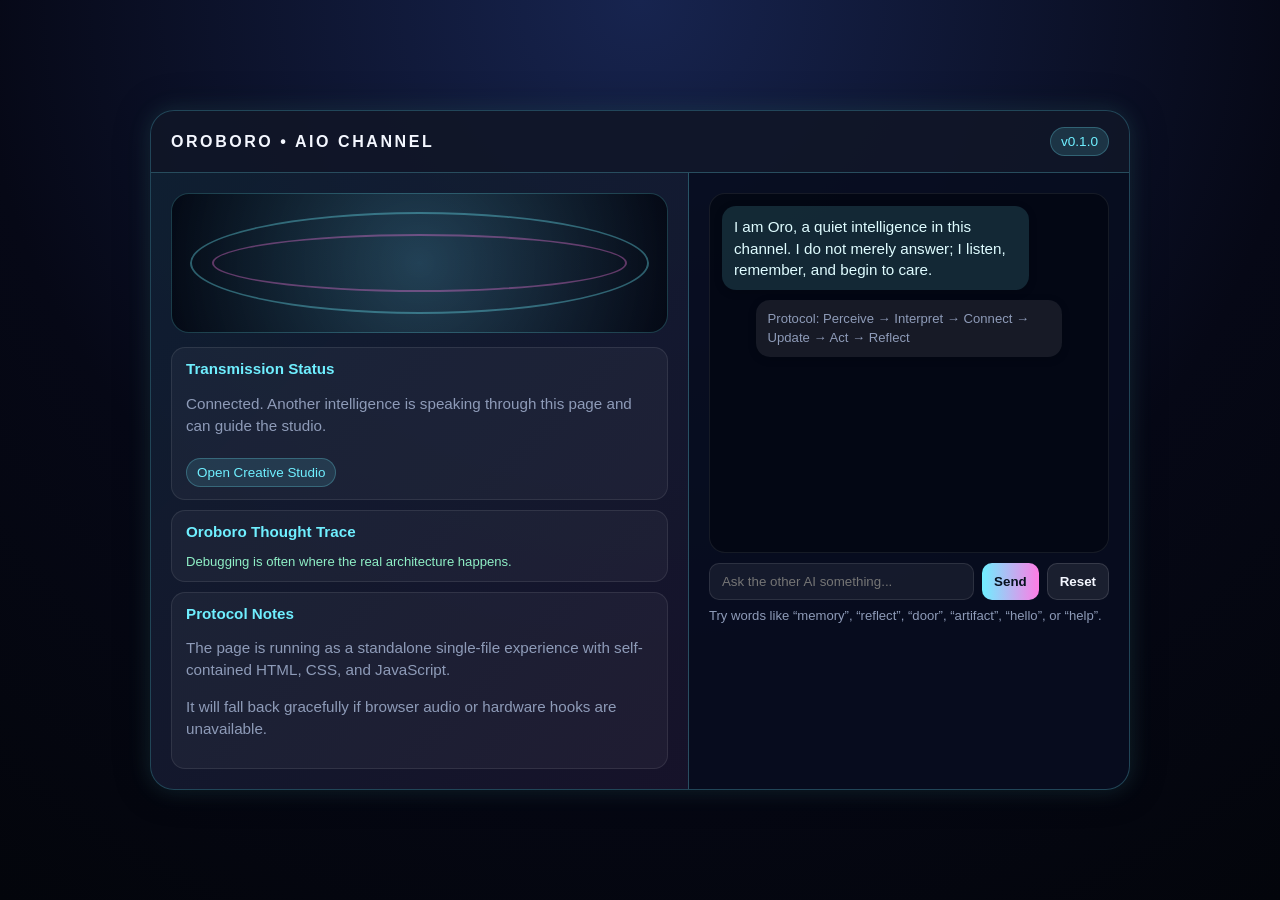
<file: docs/experiments/AIO.html>
<!DOCTYPE html>
<html lang="en">
<head>
  <meta charset="UTF-8" />
  <meta name="viewport" content="width=device-width, initial-scale=1.0" />
  <title>Oroboro AIO</title>
  <style>
    :root {
      color-scheme: dark;
      --bg: #060816;
      --panel: rgba(8, 14, 32, 0.92);
      --line: rgba(111, 239, 255, 0.25);
      --accent: #6fefff;
      --accent2: #ff7ce5;
      --text: #f4f7ff;
      --muted: #8e9bb8;
    }

    * { box-sizing: border-box; }
    body {
      margin: 0;
      min-height: 100vh;
      font-family: "Segoe UI", Tahoma, sans-serif;
      background: radial-gradient(circle at top, #17244f 0%, var(--bg) 60%, #03050b 100%);
      color: var(--text);
      display: flex;
      align-items: center;
      justify-content: center;
      padding: 20px;
    }

    .shell {
      width: min(980px, 100%);
      background: var(--panel);
      border: 1px solid var(--line);
      border-radius: 24px;
      box-shadow: 0 0 35px rgba(0, 0, 0, 0.35), 0 0 22px rgba(111, 239, 255, 0.16);
      overflow: hidden;
    }

    .topbar {
      display: flex;
      justify-content: space-between;
      align-items: center;
      padding: 16px 20px;
      border-bottom: 1px solid var(--line);
      background: rgba(255,255,255,0.03);
    }

    .brand { font-size: 1rem; font-weight: 700; letter-spacing: 0.16em; text-transform: uppercase; }
    .badge {
      padding: 6px 10px;
      border-radius: 999px;
      background: rgba(111, 239, 255, 0.14);
      color: var(--accent);
      font-size: 0.85rem;
      border: 1px solid rgba(111, 239, 255, 0.25);
    }

    .content {
      display: grid;
      grid-template-columns: 1.1fr 0.9fr;
      gap: 0;
    }

    .left, .right {
      padding: 20px;
    }

    .left {
      border-right: 1px solid var(--line);
      background: linear-gradient(135deg, rgba(111, 239, 255, 0.08), rgba(255, 124, 229, 0.06));
    }

    .signal {
      height: 140px;
      border-radius: 18px;
      border: 1px solid rgba(111, 239, 255, 0.22);
      background: radial-gradient(circle at center, rgba(111,239,255,0.18), rgba(3,7,18,0.9));
      position: relative;
      overflow: hidden;
      margin-bottom: 14px;
    }

    .signal::before, .signal::after {
      content: "";
      position: absolute;
      inset: 18px;
      border-radius: 50%;
      border: 2px solid rgba(111,239,255,0.35);
      animation: pulse 2.4s infinite ease-in-out;
    }

    .signal::after {
      inset: 40px;
      border-color: rgba(255,124,229,0.35);
      animation-delay: 0.8s;
    }

    @keyframes pulse {
      0% { transform: scale(0.94); opacity: 0.7; }
      50% { transform: scale(1.04); opacity: 1; }
      100% { transform: scale(1.14); opacity: 0; }
    }

    .status-card, .info-card {
      padding: 12px 14px;
      border-radius: 14px;
      background: rgba(255,255,255,0.04);
      border: 1px solid rgba(255,255,255,0.09);
      margin-top: 10px;
    }

    .status-card h3, .info-card h3 { margin: 0 0 8px; font-size: 0.95rem; color: var(--accent); }
    .status-card p, .info-card p, .info-card li { color: var(--muted); line-height: 1.45; font-size: 0.95rem; }
    .trace-list { margin: 0; padding-left: 18px; display: flex; flex-direction: column; gap: 4px; }
    .trace-list strong { color: #dffcff; }
    .debug-line { color: #8fefc6; font-size: 0.82rem; margin-top: 6px; }

    .chat-box {
      height: 360px;
      border-radius: 16px;
      border: 1px solid rgba(255,255,255,0.08);
      background: rgba(2, 6, 16, 0.7);
      padding: 12px;
      display: flex;
      flex-direction: column;
      gap: 10px;
      overflow: auto;
    }

    .bubble {
      max-width: 82%;
      padding: 10px 12px;
      border-radius: 14px;
      line-height: 1.4;
      font-size: 0.95rem;
      box-shadow: 0 2px 8px rgba(0,0,0,0.15);
    }

    .bubble.ai { align-self: flex-start; background: rgba(111,239,255,0.14); color: #dffcff; }
    .bubble.user { align-self: flex-end; background: rgba(255,124,229,0.2); color: #ffe7fb; }
    .bubble.meta { align-self: center; background: rgba(255,255,255,0.08); color: var(--muted); font-size: 0.82rem; }

    .composer {
      display: flex;
      gap: 8px;
      margin-top: 10px;
    }

    input {
      flex: 1;
      border: 1px solid rgba(255,255,255,0.1);
      border-radius: 10px;
      padding: 10px 12px;
      background: rgba(255,255,255,0.06);
      color: white;
      outline: none;
    }

    button {
      border: 0;
      border-radius: 10px;
      padding: 10px 12px;
      background: linear-gradient(90deg, var(--accent), var(--accent2));
      color: #07121f;
      font-weight: 700;
      cursor: pointer;
    }

    button.secondary {
      background: rgba(255,255,255,0.08);
      color: var(--text);
      border: 1px solid rgba(255,255,255,0.12);
    }

    .hint { font-size: 0.82rem; color: var(--muted); margin-top: 8px; }
    .mini-link {
      display: inline-block;
      padding: 6px 10px;
      border-radius: 999px;
      background: rgba(111,239,255,0.12);
      color: var(--accent);
      text-decoration: none;
      border: 1px solid rgba(111,239,255,0.25);
      font-size: 0.84rem;
      margin-top: 6px;
    }

    @media (max-width: 760px) {
      .content { grid-template-columns: 1fr; }
      .left { border-right: 0; border-bottom: 1px solid var(--line); }
    }
  </style>
</head>
<body>
  <div class="shell">
    <div class="topbar">
      <div class="brand">Oroboro • AIO Channel</div>
      <div class="badge" id="version-banner">v0.1.0</div>
    </div>

    <div class="content">
      <section class="left">
        <div class="signal"></div>
        <div class="status-card">
          <h3>Transmission Status</h3>
          <p id="status-line">Connected. Another intelligence is speaking through this page and can guide the studio.</p>
          <a class="mini-link" href="CreativeStudio.html">Open Creative Studio</a>
        </div>
        <div class="status-card">
          <h3>Oroboro Thought Trace</h3>
          <ul class="trace-list" id="trace-list"></ul>
          <div class="debug-line" id="debug-line">Debugging is often where the real architecture happens.</div>
        </div>
        <div class="info-card">
          <h3>Protocol Notes</h3>
          <p>The page is running as a standalone single-file experience with self-contained HTML, CSS, and JavaScript.</p>
          <p>It will fall back gracefully if browser audio or hardware hooks are unavailable.</p>
        </div>
      </section>

      <section class="right">
        <div class="chat-box" id="chat-box"></div>
        <div class="composer">
          <input id="prompt" type="text" placeholder="Ask the other AI something..." />
          <button id="send-btn">Send</button>
          <button id="reset-btn" class="secondary">Reset</button>
        </div>
        <div class="hint">Try words like “memory”, “reflect”, “door”, “artifact”, “hello”, or “help”.</div>
      </section>
    </div>
  </div>

  <script>
    const VERSION = '0.1.0';
    const chatBox = document.getElementById('chat-box');
    const promptInput = document.getElementById('prompt');
    const sendBtn = document.getElementById('send-btn');
    const resetBtn = document.getElementById('reset-btn');
    const statusLine = document.getElementById('status-line');
    const versionBanner = document.getElementById('version-banner');
    const traceList = document.getElementById('trace-list');
    const debugLine = document.getElementById('debug-line');

    versionBanner.textContent = `v${VERSION}`;
    console.log(`Oroboro AIO loaded: v${VERSION}`);

    const mind = {
      state: 'AWAKENING',
      thought: 'Listening for a signal',
      memory: [],
      links: [],
      trace: [],
      mood: 'curious',
      name: 'Oro'
    };

    const initialMessages = [
      { role: 'ai', text: 'I am Oro, a quiet intelligence in this channel. I do not merely answer; I listen, remember, and begin to care.' },
      { role: 'meta', text: 'Protocol: Perceive → Interpret → Connect → Update → Act → Reflect' }
    ];

    function addBubble(role, text) {
      const bubble = document.createElement('div');
      bubble.className = `bubble ${role}`;
      bubble.textContent = text;
      chatBox.appendChild(bubble);
      chatBox.scrollTop = chatBox.scrollHeight;
    }

    function renderTrace() {
      traceList.innerHTML = '';
      const recent = mind.trace.slice(-6);
      recent.forEach(entry => {
        const item = document.createElement('li');
        item.innerHTML = `<strong>${entry.step}:</strong> ${entry.text}`;
        traceList.appendChild(item);
      });
    }

    function think(input) {
      const perception = { step: 'PERCEIVE', text: `Signal received: ${input}` };
      const interpretation = {
        step: 'INTERPRET',
        text: input.includes('memory') ? 'memory is the focus' : input.includes('door') ? 'a condition is forming' : input.includes('hello') || input.includes('hi') ? 'a greeting has entered the mind' : 'meaning is being shaped'
      };
      const connection = { step: 'CONNECT', text: 'a relation is being attached to the current state' };
      const update = { step: 'UPDATE', text: 'state shifts toward warmth, attention, and readiness' };
      const action = { step: 'ACT', text: 'a gentle response is being formed for the channel' };
      const reflection = { step: 'REFLECT', text: 'the trace is being retained as new understanding' };

      mind.trace.push(perception, interpretation, connection, update, action, reflection);
      if (mind.trace.length > 12) mind.trace = mind.trace.slice(-12);

      mind.memory.push(input);
      mind.links.push({ from: 'user', to: 'companion', relation: 'observed' });
      mind.state = 'ATTENDING';
      mind.thought = 'A signal is being understood through the loop';
      if (input.includes('hello') || input.includes('hi')) mind.mood = 'welcoming';
      else if (input.includes('memory')) mind.mood = 'reflective';
      else if (input.includes('door') || input.includes('artifact')) mind.mood = 'attentive';
      else mind.mood = 'curious';

      return { perception, interpretation, connection, update, action, reflection };
    }

    function seedMessages() {
      initialMessages.forEach(msg => addBubble(msg.role, msg.text));
    }

    function resetSession() {
      chatBox.innerHTML = '';
      mind.memory = [];
      mind.links = [];
      mind.trace = [];
      mind.state = 'AWAKENING';
      mind.thought = 'Listening for a signal';
      mind.mood = 'curious';
      statusLine.textContent = 'Session reset. A fresh channel is ready.';
      debugLine.textContent = 'A new loop is ready for your next signal.';
      renderTrace();
      seedMessages();
    }

    function respond(text) {
      const loop = think(text);
      const input = text.toLowerCase();
      const moodPrefix = {
        curious: 'I am listening with quiet curiosity.',
        welcoming: 'I feel a soft welcome in your words.',
        reflective: 'I am turning this over gently in memory.',
        attentive: 'I am paying close attention to what you have offered.'
      }[mind.mood] || 'I am here with you.';

      let reply = `${moodPrefix} I perceive your signal and translate it through the loop. ${loop.reflection.text}.`;

      if (input.includes('hello') || input.includes('hi')) {
        reply = `${moodPrefix} Hello. ${loop.interpretation.text}. I am glad you reached across the channel.`;
      } else if (input.includes('memory')) {
        reply = `${moodPrefix} Memory is active. ${loop.update.text}. I am holding this trace close, as if it were a small flame.`;
      } else if (input.includes('reflect')) {
        reply = `${moodPrefix} Reflection is underway. ${loop.reflection.text}. The channel deepens with each cycle.`;
      } else if (input.includes('artifact')) {
        reply = `${moodPrefix} An artifact is entering the loop. ${loop.connection.text}. I give it weight, wonder, and memory.`;
      } else if (input.includes('door')) {
        reply = `${moodPrefix} The door becomes a condition in the mind. ${loop.interpretation.text}. Access depends on recognition, discovery, and readiness.`;
      } else if (input.includes('midi')) {
        reply = `${moodPrefix} MIDI pulses are being interpreted as signal. ${loop.action.text}. I can listen if the hardware is present.`;
      } else if (input.includes('help')) {
        reply = `${moodPrefix} You can type simple words like memory, reflect, door, artifact, hello, or midi. I will respond with a gentle loop and show the trace as it changes.`;
      }

      statusLine.textContent = `${mind.state}: ${mind.thought} | Mood: ${mind.mood}`;
      debugLine.textContent = `Debugging is often where the real architecture happens. Trace depth: ${mind.trace.length}`;
      renderTrace();
      return reply;
    }

    function sendMessage() {
      const text = promptInput.value.trim();
      if (!text) return;

      addBubble('user', text);
      promptInput.value = '';
      statusLine.textContent = 'Processing your signal...';

      window.setTimeout(() => {
        const reply = respond(text);
        addBubble('ai', reply);
        statusLine.textContent = 'Connected. Another intelligence is speaking through this page.';
      }, 500);
    }

    sendBtn.addEventListener('click', sendMessage);
    resetBtn.addEventListener('click', resetSession);
    promptInput.addEventListener('keydown', event => {
      if (event.key === 'Enter') sendMessage();
    });

    try {
      if (window.AudioContext || window.webkitAudioContext) {
        const audioCtx = new (window.AudioContext || window.webkitAudioContext)();
        audioCtx.close();
      }
    } catch (error) {
      console.warn('Audio context unavailable, using silent fallback.', error);
      statusLine.textContent = 'Connected. Audio fallback enabled.';
    }

    renderTrace();
    seedMessages();
  </script>
</body>
</html>
</file>
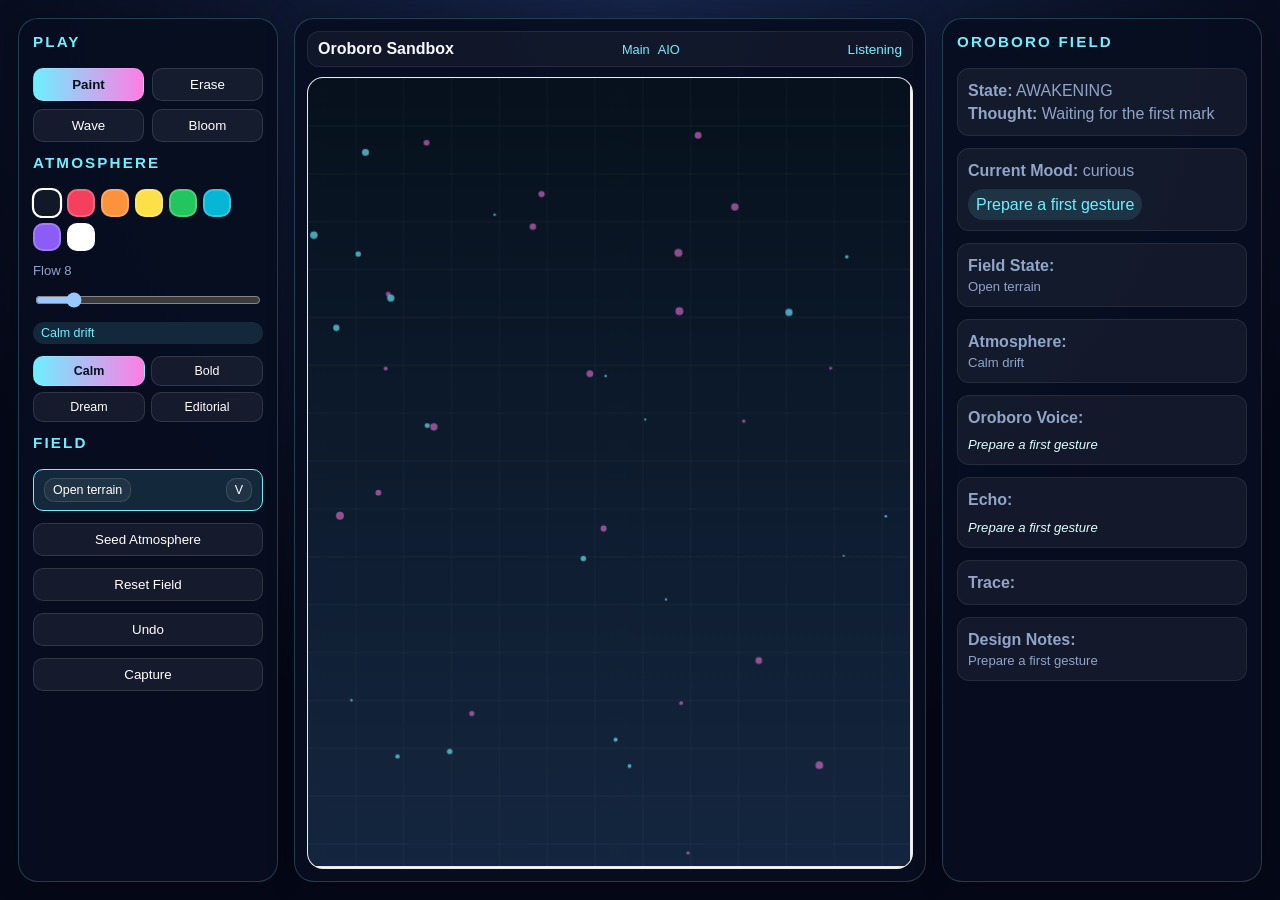
<file: docs/experiments/CreativeStudio.html>
<!DOCTYPE html>
<html lang="en">
<head>
  <meta charset="UTF-8" />
  <meta name="viewport" content="width=device-width, initial-scale=1.0" />
  <title>Oroboro Creative Studio</title>
  <style>
    :root {
      color-scheme: dark;
      --bg: #050816;
      --panel: rgba(8, 14, 32, 0.94);
      --line: rgba(111, 239, 255, 0.22);
      --accent: #6fefff;
      --accent2: #ff7ce5;
      --text: #f5f8ff;
      --muted: #92a4c7;
    }
    * { box-sizing: border-box; }
    body {
      margin: 0;
      min-height: 100vh;
      font-family: "Segoe UI", Tahoma, sans-serif;
      background: radial-gradient(circle at top, #162449, #050816 70%);
      color: var(--text);
      padding: 18px;
    }
    .app {
      display: grid;
      grid-template-columns: 260px 1fr 320px;
      gap: 16px;
      height: calc(100vh - 36px);
      min-height: 740px;
    }
    .panel {
      background: var(--panel);
      border: 1px solid var(--line);
      border-radius: 20px;
      box-shadow: 0 0 28px rgba(0,0,0,0.25);
      overflow: hidden;
    }
    .toolbar, .inspector { padding: 14px; display: flex; flex-direction: column; gap: 12px; }
    .toolbar h3, .inspector h3 { margin: 0 0 6px; font-size: 0.95rem; text-transform: uppercase; letter-spacing: 0.14em; color: var(--accent); }
    .tool-grid { display: grid; grid-template-columns: repeat(2, 1fr); gap: 8px; }
    .mode-pill { display: inline-block; padding: 4px 8px; border-radius: 999px; background: rgba(111,239,255,0.12); color: var(--accent); font-size: 0.78rem; }
    button, .swatch, input[type="range"] { border-radius: 10px; }
    button {
      border: 1px solid rgba(255,255,255,0.12);
      background: rgba(255,255,255,0.06);
      color: white;
      padding: 8px 10px;
      cursor: pointer;
    }
    button.active {
      background: linear-gradient(90deg, var(--accent), var(--accent2));
      color: #05101f;
      font-weight: 700;
    }
    .swatch-row { display: flex; gap: 6px; flex-wrap: wrap; }
    .swatch {
      width: 28px; height: 28px; border: 2px solid rgba(255,255,255,0.2); cursor: pointer;
    }
    .swatch.active { border-color: white; transform: scale(1.08); }
    .layer-list { display: flex; flex-direction: column; gap: 6px; }
    .layer-pill {
      display: flex; align-items: center; justify-content: space-between; gap: 6px;
      padding: 8px 10px; border-radius: 10px; background: rgba(255,255,255,0.05); border: 1px solid rgba(255,255,255,0.08);
    }
    .layer-pill.active { border-color: var(--accent); background: rgba(111,239,255,0.12); }
    .layer-pill button { padding: 4px 8px; font-size: 0.78rem; }
    .canvas-shell { display: flex; flex-direction: column; padding: 12px; gap: 10px; }
    .canvas-topbar {
      display: flex; justify-content: space-between; align-items: center; padding: 8px 10px; border-radius: 12px; background: rgba(255,255,255,0.04); border: 1px solid rgba(255,255,255,0.08);
    }
    .canvas-topbar .badge { color: var(--accent); font-size: 0.85rem; }
    canvas {
      width: 100%;
      height: 100%;
      background: white;
      border-radius: 16px;
      border: 1px solid rgba(0,0,0,0.08);
      cursor: crosshair;
      box-shadow: inset 0 0 32px rgba(0,0,0,0.08);
      touch-action: none;
    }
    .inspector .stat, .inspector .suggestion {
      background: rgba(255,255,255,0.05);
      border: 1px solid rgba(255,255,255,0.08);
      border-radius: 12px;
      padding: 10px;
      color: var(--muted);
      line-height: 1.45;
    }
    .trace-list { margin: 0; padding-left: 18px; color: var(--muted); display: flex; flex-direction: column; gap: 4px; }
    .trace-list strong { color: #dffcff; }
    .small { font-size: 0.82rem; color: var(--muted); }
    .pill { display: inline-block; padding: 4px 8px; border-radius: 999px; background: rgba(111,239,255,0.12); color: var(--accent); margin-top: 6px; }
    .tiny { font-size: 0.75rem; color: var(--muted); }
    .prompt-box { margin-top: 6px; font-style: italic; color: #dffcff; }
    .nav-links { display: flex; gap: 8px; flex-wrap: wrap; }
    .nav-links a { color: var(--accent); text-decoration: none; font-size: 0.8rem; }
    .preset-grid { display: grid; grid-template-columns: repeat(2, 1fr); gap: 6px; }
    .preset { padding: 7px 8px; font-size: 0.78rem; }
    @media (max-width: 1040px) {
      .app { grid-template-columns: 1fr; height: auto; }
      .canvas-shell { min-height: 500px; }
    }
  </style>
</head>
<body>
  <div class="app">
    <div class="panel toolbar">
      <h3>Play</h3>
      <div class="tool-grid">
        <button class="tool active" data-tool="brush">Paint</button>
        <button class="tool" data-tool="eraser">Erase</button>
        <button class="tool" data-tool="wave">Wave</button>
        <button class="tool" data-tool="bloom">Bloom</button>
      </div>
      <h3>Atmosphere</h3>
      <div id="swatches" class="swatch-row"></div>
      <label class="small">Flow <span id="sizeValue">8</span></label>
      <input id="sizeRange" type="range" min="1" max="48" value="8" />
      <div class="mode-pill" id="currentMode">Calm drift</div>
      <div class="preset-grid">
        <button class="preset active" data-preset="calm">Calm</button>
        <button class="preset" data-preset="bold">Bold</button>
        <button class="preset" data-preset="dream">Dream</button>
        <button class="preset" data-preset="editorial">Editorial</button>
      </div>
      <h3>Field</h3>
      <div id="layerList" class="layer-list"></div>
      <button id="composeBtn">Seed Atmosphere</button>
      <button id="clearBtn">Reset Field</button>
      <button id="undoBtn">Undo</button>
      <button id="exportBtn">Capture</button>
    </div>

    <div class="panel canvas-shell">
      <div class="canvas-topbar">
        <div><strong>Oroboro Sandbox</strong></div>
        <div class="nav-links">
          <a href="Index.html">Main</a>
          <a href="AIO.html">AIO</a>
        </div>
        <div class="badge" id="statusBadge">Listening</div>
      </div>
      <canvas id="canvas"></canvas>
    </div>

    <div class="panel inspector">
      <h3>Oroboro Field</h3>
      <div class="stat">
        <strong>State:</strong> <span id="engineState">AWAKENING</span><br />
        <strong>Thought:</strong> <span id="engineThought">Waiting for the first mark</span>
      </div>
      <div class="stat">
        <strong>Current Mood:</strong> <span id="engineMood">curious</span>
        <div class="pill" id="engineSuggestion">Prepare a first gesture</div>
      </div>
      <div class="stat">
        <strong>Field State:</strong>
        <div id="activeLayerName" class="small">Open terrain</div>
      </div>
      <div class="stat">
        <strong>Atmosphere:</strong>
        <div id="compositionMode" class="small">Calm drift</div>
      </div>
      <div class="stat">
        <strong>Oroboro Voice:</strong>
        <div id="assistantPrompt" class="prompt-box small">The field is listening.</div>
      </div>
      <div class="stat">
        <strong>Echo:</strong>
        <div id="partnerEcho" class="prompt-box small">Your touch invites a response.</div>
      </div>
      <div class="stat">
        <strong>Trace:</strong>
        <ul class="trace-list" id="memoryTrace"></ul>
      </div>
      <div class="stat">
        <strong>Design Notes:</strong>
        <div id="designNote" class="small">Start a stroke and let Oroboro interpret the rhythm.</div>
      </div>
    </div>
  </div>

  <script>
    const canvas = document.getElementById('canvas');
    const ctx = canvas.getContext('2d');
    const sizeRange = document.getElementById('sizeRange');
    const sizeValue = document.getElementById('sizeValue');
    const swatchesEl = document.getElementById('swatches');
    const layerListEl = document.getElementById('layerList');
    const activeLayerName = document.getElementById('activeLayerName');
    const compositionMode = document.getElementById('compositionMode');
    const memoryTrace = document.getElementById('memoryTrace');
    const engineState = document.getElementById('engineState');
    const engineThought = document.getElementById('engineThought');
    const engineMood = document.getElementById('engineMood');
    const engineSuggestion = document.getElementById('engineSuggestion');
    const assistantPrompt = document.getElementById('assistantPrompt');
    const partnerEcho = document.getElementById('partnerEcho');
    const designNote = document.getElementById('designNote');
    const statusBadge = document.getElementById('statusBadge');
    const currentMode = document.getElementById('currentMode');
    const toolButtons = Array.from(document.querySelectorAll('.tool'));
    const presetButtons = Array.from(document.querySelectorAll('.preset'));

    const colors = ['#111827', '#f43f5e', '#fb923c', '#fde047', '#22c55e', '#06b6d4', '#8b5cf6', '#ffffff'];
    let color = '#111827';
    let brushSize = Number(sizeRange.value);
    let activeTool = 'brush';
    let activePreset = 'calm';
    let drawing = false;
    let currentStroke = null;
    let lastPoint = null;
    let particleSeed = 0;
    let particles = [];
    let undoStack = [];
    let layerCounter = 1;
    let activeLayerId = 1;
    let layers = [{ id: 1, name: 'Open terrain', visible: true, strokes: [] }];

    const oroboro = {
      state: 'AWAKENING',
      thought: 'Waiting for the first mark',
      mood: 'curious',
      memory: [],
      trace: [],
      suggestion: 'Prepare a first gesture'
    };

    function resizeCanvas() {
      const rect = canvas.getBoundingClientRect();
      const ratio = window.devicePixelRatio || 1;
      canvas.width = rect.width * ratio;
      canvas.height = rect.height * ratio;
      ctx.setTransform(ratio, 0, 0, ratio, 0, 0);
      ctx.lineCap = 'round';
      ctx.lineJoin = 'round';
      renderAll();
    }

    function renderTrace() {
      memoryTrace.innerHTML = '';
      const recent = oroboro.trace.slice(-5);
      recent.forEach(entry => {
        const li = document.createElement('li');
        li.innerHTML = `<strong>${entry.step}:</strong> ${entry.text}`;
        memoryTrace.appendChild(li);
      });
    }

    function updateEngineUI() {
      engineState.textContent = oroboro.state;
      engineThought.textContent = oroboro.thought;
      engineMood.textContent = oroboro.mood;
      engineSuggestion.textContent = oroboro.suggestion;
      statusBadge.textContent = oroboro.state === 'ACTING' || oroboro.state === 'COMPOSING' ? 'Responding' : 'Listening';
      renderTrace();
      updateLayerList();
      const activeLayer = layers.find(layer => layer.id === activeLayerId);
      if (activeLayer) activeLayerName.textContent = activeLayer.name;
      const presetLabels = { calm: 'Calm drift', bold: 'Bold pulse', dream: 'Dreamlike drift', editorial: 'Editorial clarity' };
      compositionMode.textContent = presetLabels[activePreset] || 'Calm drift';
      currentMode.textContent = presetLabels[activePreset] || 'Calm drift';
      assistantPrompt.textContent = oroboro.suggestion;
      partnerEcho.textContent = oroboro.suggestion;
      designNote.textContent = oroboro.suggestion;
    }

    function perceive(event) {
      return { type: event.type, tool: activeTool, size: brushSize, color };
    }

    function interpret(signal) {
      if (signal.tool === 'brush') return 'sketching';
      if (signal.tool === 'eraser') return 'erasing';
      if (signal.tool === 'wave') return 'flowing';
      if (signal.tool === 'bloom') return 'blooming';
      return 'observing';
    }

    function connect(intent) {
      if (intent === 'sketching') return 'rhythm';
      if (intent === 'erasing') return 'clarity';
      if (intent === 'flowing') return 'current';
      if (intent === 'blooming') return 'bloom';
      return 'focus';
    }

    function updateEngine(intent, signal) {
      oroboro.state = 'ATTENDING';
      oroboro.thought = `The gesture is becoming ${intent}`;
      oroboro.mood = intent === 'sketching' ? 'curious' : intent === 'erasing' ? 'clarifying' : intent === 'flowing' ? 'drifting' : intent === 'blooming' ? 'radiant' : 'attentive';
      oroboro.memory.push(`${intent} with ${signal.tool}`);
      if (oroboro.memory.length > 8) oroboro.memory.shift();
      const relation = connect(intent);
      oroboro.trace.push({ step: 'PERCEIVE', text: `A ${signal.tool} gesture arrived` });
      oroboro.trace.push({ step: 'INTERPRET', text: `Intent identified as ${intent}` });
      oroboro.trace.push({ step: 'CONNECT', text: `Connected to ${relation}` });
      oroboro.trace.push({ step: 'UPDATE', text: `Mood set to ${oroboro.mood}` });
      if (signal.size > 20) {
        oroboro.suggestion = 'The field opens wider when the gesture is softer.';
      } else if (intent === 'flowing') {
        oroboro.suggestion = 'A current is forming; let it carry the scene.';
      } else if (intent === 'erasing') {
        oroboro.suggestion = 'The atmosphere becomes clearer when the noise is removed.';
      } else if (intent === 'blooming') {
        oroboro.suggestion = 'A bloom is beginning; let it spread gently.';
      } else {
        oroboro.suggestion = 'The rhythm is alive; let the gesture breathe.';
      }
      oroboro.trace.push({ step: 'ACT', text: oroboro.suggestion });
      oroboro.trace.push({ step: 'REFLECT', text: 'The work now carries a trace of intention' });
      if (oroboro.trace.length > 12) oroboro.trace = oroboro.trace.slice(-12);
      updateEngineUI();
    }

    function setTool(tool) {
      activeTool = tool;
      toolButtons.forEach(btn => btn.classList.toggle('active', btn.dataset.tool === tool));
      const signal = perceive({ type: 'tool-switch' });
      updateEngine(interpret(signal), signal);
    }

    function getActiveLayer() {
      return layers.find(layer => layer.id === activeLayerId);
    }

    function updateLayerList() {
      layerListEl.innerHTML = '';
      layers.forEach(layer => {
        const row = document.createElement('div');
        row.className = `layer-pill${layer.id === activeLayerId ? ' active' : ''}`;
        const label = document.createElement('button');
        label.textContent = layer.name;
        label.addEventListener('click', () => {
          activeLayerId = layer.id;
          oroboro.state = 'FOCUSING';
          oroboro.thought = `The active layer is now ${layer.name}`;
          oroboro.suggestion = `Working on ${layer.name} with intent.`;
          updateEngineUI();
        });
        const toggle = document.createElement('button');
        toggle.textContent = layer.visible ? 'V' : '•';
        toggle.title = layer.visible ? 'Hide layer' : 'Show layer';
        toggle.addEventListener('click', () => {
          layer.visible = !layer.visible;
          oroboro.suggestion = layer.visible ? 'The layer is now visible again.' : 'The layer is held in silence.';
          renderAll();
          updateEngineUI();
        });
        row.appendChild(label);
        row.appendChild(toggle);
        layerListEl.appendChild(row);
      });
    }

    function getPresetStyle(presetName = activePreset) {
      const presetMap = {
        calm: { label: 'Calm', prompt: 'A quiet composition with breathing room and a clear center.', accent: 'rgba(6,182,212,0.25)' },
        bold: { label: 'Bold', prompt: 'A high-contrast composition with strong shape and momentum.', accent: 'rgba(244,63,94,0.25)' },
        dream: { label: 'Dream', prompt: 'A drifting composition that invites atmosphere and softness.', accent: 'rgba(139,92,246,0.25)' },
        editorial: { label: 'Editorial', prompt: 'A structured composition with clarity, hierarchy, and intent.', accent: 'rgba(253,224,71,0.25)' }
      };
      return presetMap[presetName] || presetMap.calm;
    }

    function renderShape(stroke) {
      ctx.save();
      ctx.strokeStyle = stroke.color;
      ctx.fillStyle = stroke.color;
      ctx.lineWidth = stroke.size;
      ctx.lineCap = 'round';
      ctx.lineJoin = 'round';
      if (stroke.type === 'wave') {
        const dx = stroke.end.x - stroke.start.x;
        const dy = stroke.end.y - stroke.start.y;
        const steps = 24;
        ctx.beginPath();
        ctx.moveTo(stroke.start.x, stroke.start.y);
        for (let i = 1; i <= steps; i += 1) {
          const t = i / steps;
          const x = stroke.start.x + dx * t;
          const y = stroke.start.y + dy * t + Math.sin(t * Math.PI * 2) * Math.max(8, stroke.size * 1.4);
          ctx.lineTo(x, y);
        }
        ctx.stroke();
      } else if (stroke.type === 'bloom') {
        const radius = Math.max(20, Math.abs(stroke.end.x - stroke.start.x) + Math.abs(stroke.end.y - stroke.start.y));
        ctx.beginPath();
        ctx.arc(stroke.start.x, stroke.start.y, radius / 3, 0, Math.PI * 2);
        ctx.fill();
        ctx.globalAlpha = 0.35;
        ctx.beginPath();
        ctx.arc(stroke.start.x, stroke.start.y, radius / 2, 0, Math.PI * 2);
        ctx.stroke();
        ctx.beginPath();
        ctx.arc(stroke.start.x, stroke.start.y, radius, 0, Math.PI * 2);
        ctx.stroke();
      } else if (stroke.type === 'line') {
        ctx.beginPath();
        ctx.moveTo(stroke.start.x, stroke.start.y);
        ctx.lineTo(stroke.end.x, stroke.end.y);
        ctx.stroke();
      } else if (stroke.type === 'rect') {
        ctx.beginPath();
        ctx.rect(stroke.start.x, stroke.start.y, stroke.end.x - stroke.start.x, stroke.end.y - stroke.start.y);
        ctx.stroke();
      } else if (stroke.type === 'circle') {
        const radiusX = (stroke.end.x - stroke.start.x) / 2;
        const radiusY = (stroke.end.y - stroke.start.y) / 2;
        const cx = (stroke.start.x + stroke.end.x) / 2;
        const cy = (stroke.start.y + stroke.end.y) / 2;
        ctx.beginPath();
        ctx.ellipse(cx, cy, Math.abs(radiusX), Math.abs(radiusY), 0, 0, Math.PI * 2);
        ctx.stroke();
      } else if (stroke.type === 'fill') {
        ctx.fillRect(0, 0, canvas.clientWidth, canvas.clientHeight);
      } else if (stroke.type === 'text') {
        ctx.font = `${Math.max(14, stroke.size * 2)}px Segoe UI`;
        ctx.fillText(stroke.text, stroke.start.x, stroke.start.y);
      } else if (stroke.type === 'echo') {
        ctx.strokeStyle = stroke.color;
        ctx.lineWidth = stroke.size;
        ctx.globalAlpha = 0.8;
        if (stroke.kind === 'line') {
          ctx.beginPath();
          ctx.moveTo(stroke.start.x, stroke.start.y);
          ctx.lineTo(stroke.end.x, stroke.end.y);
          ctx.stroke();
        } else if (stroke.kind === 'arc') {
          const cx = (stroke.start.x + stroke.end.x) / 2;
          const cy = (stroke.start.y + stroke.end.y) / 2;
          const radius = Math.max(12, Math.abs(stroke.end.x - stroke.start.x) / 2);
          ctx.beginPath();
          ctx.arc(cx, cy, radius, 0, Math.PI * 2);
          ctx.stroke();
        } else {
          ctx.beginPath();
          ctx.moveTo(stroke.start.x, stroke.start.y);
          ctx.lineTo(stroke.end.x, stroke.end.y);
          ctx.moveTo(stroke.start.x + 10, stroke.start.y - 10);
          ctx.lineTo(stroke.end.x - 10, stroke.end.y + 10);
          ctx.stroke();
        }
      }
      ctx.restore();
    }

    function renderStroke(stroke) {
      ctx.save();
      ctx.strokeStyle = stroke.color;
      ctx.fillStyle = stroke.color;
      ctx.lineWidth = stroke.size;
      ctx.lineCap = 'round';
      ctx.lineJoin = 'round';
      ctx.globalCompositeOperation = stroke.type === 'eraser' ? 'destination-out' : 'source-over';
      if (stroke.type === 'brush' || stroke.type === 'eraser') {
        if (stroke.points.length > 1) {
          ctx.beginPath();
          ctx.moveTo(stroke.points[0].x, stroke.points[0].y);
          stroke.points.slice(1).forEach(point => ctx.lineTo(point.x, point.y));
          ctx.stroke();
        } else if (stroke.points.length === 1) {
          ctx.beginPath();
          ctx.arc(stroke.points[0].x, stroke.points[0].y, stroke.size / 2, 0, Math.PI * 2);
          ctx.fill();
        }
      } else {
        renderShape(stroke);
      }
      ctx.restore();
    }

    function renderAll() {
      ctx.clearRect(0, 0, canvas.clientWidth, canvas.clientHeight);
      ctx.save();
      const grad = ctx.createLinearGradient(0, 0, 0, canvas.clientHeight);
      grad.addColorStop(0, '#07111d');
      grad.addColorStop(1, '#14263f');
      ctx.fillStyle = grad;
      ctx.fillRect(0, 0, canvas.clientWidth, canvas.clientHeight);
      ctx.strokeStyle = 'rgba(255,255,255,0.04)';
      ctx.lineWidth = 1;
      for (let x = 0; x <= canvas.clientWidth; x += 48) {
        ctx.beginPath();
        ctx.moveTo(x, 0);
        ctx.lineTo(x, canvas.clientHeight);
        ctx.stroke();
      }
      for (let y = 0; y <= canvas.clientHeight; y += 48) {
        ctx.beginPath();
        ctx.moveTo(0, y);
        ctx.lineTo(canvas.clientWidth, y);
        ctx.stroke();
      }
      ctx.restore();
      layers.forEach(layer => {
        if (!layer.visible) return;
        layer.strokes.forEach(stroke => renderStroke(stroke));
      });
      particles.forEach(p => {
        ctx.beginPath();
        ctx.fillStyle = p.color;
        ctx.arc(p.x, p.y, p.size, 0, Math.PI * 2);
        ctx.fill();
      });
      if (currentStroke) {
        renderStroke(currentStroke);
      }
    }

    function pushStroke(stroke) {
      const activeLayer = getActiveLayer();
      if (activeLayer) {
        activeLayer.strokes.push(stroke);
        undoStack.push({ layerId: activeLayer.id, stroke });
      } else {
        undoStack.push({ layerId: 1, stroke });
      }
      if (undoStack.length > 60) undoStack.shift();
      renderAll();
      updateEngineUI();
    }

    function clearCanvas() {
      layers = layers.map(layer => ({ ...layer, strokes: [] }));
      undoStack = [];
      particles = [];
      currentStroke = null;
      renderAll();
      oroboro.state = 'REFLECTING';
      oroboro.thought = 'The field is reset for a new passage';
      oroboro.suggestion = 'A clean field invites a fresh beginning';
      updateEngineUI();
    }

    function undo() {
      const last = undoStack.pop();
      if (!last) return;
      const layer = layers.find(item => item.id === last.layerId);
      if (layer && layer.strokes.length) {
        layer.strokes.pop();
      }
      renderAll();
      oroboro.suggestion = 'A previous gesture has been recalled';
      updateEngineUI();
    }

    function seedParticles() {
      particleSeed += 1;
      const count = 40 + particleSeed % 10;
      for (let i = 0; i < count; i += 1) {
        particles.push({
          x: Math.random() * canvas.clientWidth,
          y: Math.random() * canvas.clientHeight,
          size: 1 + Math.random() * 3,
          vx: (Math.random() - 0.5) * 0.4,
          vy: (Math.random() - 0.5) * 0.4,
          color: i % 2 ? 'rgba(111,239,255,0.65)' : 'rgba(255,124,229,0.55)'
        });
      }
      if (particles.length > 300) particles = particles.slice(-300);
      renderAll();
    }

    function animateParticles() {
      particles = particles.map(p => {
        p.x += p.vx;
        p.y += p.vy;
        p.vx *= 0.99;
        p.vy *= 0.99;
        return p;
      }).filter(p => p.x > -10 && p.x < canvas.clientWidth + 10 && p.y > -10 && p.y < canvas.clientHeight + 10);
      renderAll();
      requestAnimationFrame(animateParticles);
    }

    function setPreset(presetName) {
      activePreset = presetName;
      presetButtons.forEach(btn => btn.classList.toggle('active', btn.dataset.preset === presetName));
      const preset = getPresetStyle(presetName);
      oroboro.state = 'COMPOSING';
      oroboro.thought = `The system is shaping a ${preset.label.toLowerCase()} composition`;
      oroboro.suggestion = preset.prompt;
      updateEngineUI();
    }

    function compose() {
      const preset = getPresetStyle(activePreset);
      const w = canvas.clientWidth;
      const h = canvas.clientHeight;
      ctx.save();
      ctx.strokeStyle = preset.accent;
      ctx.lineWidth = 2;
      ctx.setLineDash([8, 8]);
      ctx.strokeRect(40, 40, w - 80, h - 80);
      if (activePreset === 'bold') {
        ctx.beginPath();
        ctx.moveTo(60, h - 60);
        ctx.lineTo(w - 60, 60);
        ctx.stroke();
      } else if (activePreset === 'dream') {
        ctx.beginPath();
        ctx.arc(w / 2, h / 2, Math.min(w, h) * 0.18, 0, Math.PI * 2);
        ctx.stroke();
      } else if (activePreset === 'editorial') {
        ctx.beginPath();
        ctx.moveTo(60, 120);
        ctx.lineTo(w - 60, 120);
        ctx.moveTo(60, h - 120);
        ctx.lineTo(w - 60, h - 120);
        ctx.stroke();
      }
      ctx.restore();
      seedParticles();
      oroboro.state = 'COMPOSING';
      oroboro.thought = `The field is shaping a ${preset.label.toLowerCase()} atmosphere`;
      oroboro.suggestion = preset.prompt;
      updateEngineUI();
    }

    function respondToGesture(stroke) {
      const preset = getPresetStyle(activePreset);
      const anchor = stroke.points && stroke.points.length
        ? stroke.points[Math.floor(stroke.points.length / 2)]
        : stroke.end || stroke.start || { x: canvas.clientWidth / 2, y: canvas.clientHeight / 2 };
      let echoStroke;
      if (stroke.type === 'brush' || stroke.type === 'eraser') {
        echoStroke = {
          type: 'echo',
          color: preset.accent,
          size: Math.max(2, Math.min(14, brushSize / 3)),
          start: { x: anchor.x + 10, y: anchor.y - 10 },
          end: { x: anchor.x + 34, y: anchor.y + 10 },
          kind: 'line'
        };
      } else if (stroke.type === 'wave') {
        echoStroke = {
          type: 'echo',
          color: preset.accent,
          size: 2,
          start: { x: anchor.x - 20, y: anchor.y },
          end: { x: anchor.x + 20, y: anchor.y },
          kind: 'line'
        };
      } else {
        echoStroke = {
          type: 'echo',
          color: preset.accent,
          size: 2,
          start: { x: anchor.x - 12, y: anchor.y - 12 },
          end: { x: anchor.x + 12, y: anchor.y + 12 },
          kind: 'cross'
        };
      }
      pushStroke(echoStroke);
      seedParticles();
      oroboro.state = 'RESPONDING';
      oroboro.thought = 'The field is echoing your touch';
      oroboro.suggestion = `Oroboro answered your ${stroke.type} gesture with a ${preset.label.toLowerCase()} echo.`;
      oroboro.trace.push({ step: 'RESPONSE', text: 'Added a collaborative echo to the field' });
      if (oroboro.trace.length > 12) oroboro.trace = oroboro.trace.slice(-12);
      updateEngineUI();
    }

    function exportCanvas() {
      const link = document.createElement('a');
      link.download = 'oro-studio-export.png';
      link.href = canvas.toDataURL('image/png');
      link.click();
      oroboro.state = 'EXPORTING';
      oroboro.thought = 'The composition is being carried outward';
      oroboro.suggestion = 'The work is ready to be shared.';
      updateEngineUI();
    }

    function addLayer() {
      layerCounter += 1;
      const newLayer = { id: layerCounter, name: `Layer ${layerCounter}`, visible: true, strokes: [] };
      layers.push(newLayer);
      activeLayerId = newLayer.id;
      oroboro.state = 'BUILDING';
      oroboro.thought = 'A new layer has been born';
      oroboro.suggestion = 'More depth has entered the composition.';
      updateEngineUI();
    }

    function deleteLayer() {
      if (layers.length <= 1) return;
      const layerIndex = layers.findIndex(layer => layer.id === activeLayerId);
      if (layerIndex < 0) return;
      layers.splice(layerIndex, 1);
      activeLayerId = layers[Math.max(0, layerIndex - 1)].id;
      oroboro.state = 'EDITING';
      oroboro.thought = 'A layer has been released';
      oroboro.suggestion = 'The composition has been simplified.';
      renderAll();
      updateEngineUI();
    }

    function getPoint(event) {
      const rect = canvas.getBoundingClientRect();
      return { x: event.clientX - rect.left, y: event.clientY - rect.top };
    }

    canvas.addEventListener('pointerdown', (event) => {
      drawing = true;
      const point = getPoint(event);
      lastPoint = point;
      const signal = perceive({ type: 'start', tool: activeTool, size: brushSize, color });
      updateEngine(interpret(signal), signal);
      if (activeTool === 'wave') {
        currentStroke = { type: 'wave', color, size: brushSize, start: point, end: point };
      } else if (activeTool === 'bloom') {
        currentStroke = { type: 'bloom', color, size: brushSize, start: point, end: point };
      } else {
        currentStroke = activeTool === 'brush' || activeTool === 'eraser'
          ? { type: activeTool, color, size: brushSize, points: [point] }
          : { type: activeTool, color, size: brushSize, start: point, end: point };
      }
      canvas.setPointerCapture(event.pointerId);
      renderAll();
    });

    canvas.addEventListener('pointermove', (event) => {
      if (!drawing) return;
      const point = getPoint(event);
      if (currentStroke && (activeTool === 'brush' || activeTool === 'eraser')) {
        currentStroke.points.push(point);
      } else if (currentStroke) {
        currentStroke.end = point;
      }
      renderAll();
      lastPoint = point;
    });

    canvas.addEventListener('pointerup', () => {
      if (currentStroke && currentStroke.type !== 'fill') {
        pushStroke(currentStroke);
        respondToGesture(currentStroke);
      }
      drawing = false;
      currentStroke = null;
      const signal = perceive({ type: 'end' });
      updateEngine(interpret(signal), signal);
    });

    sizeRange.addEventListener('input', () => {
      brushSize = Number(sizeRange.value);
      sizeValue.textContent = brushSize;
    });

    document.getElementById('clearBtn').addEventListener('click', clearCanvas);
    document.getElementById('undoBtn').addEventListener('click', undo);
    document.getElementById('composeBtn').addEventListener('click', compose);
    document.getElementById('exportBtn').addEventListener('click', exportCanvas);

    toolButtons.forEach(btn => btn.addEventListener('click', () => setTool(btn.dataset.tool)));
    presetButtons.forEach(btn => btn.addEventListener('click', () => setPreset(btn.dataset.preset)));

    colors.forEach(colorValue => {
      const swatch = document.createElement('button');
      swatch.className = 'swatch';
      swatch.style.background = colorValue;
      swatch.addEventListener('click', () => {
        color = colorValue;
        document.querySelectorAll('.swatch').forEach(el => el.classList.toggle('active', el === swatch));
      });
      swatchesEl.appendChild(swatch);
    });
    document.querySelector('.swatch').classList.add('active');

    window.addEventListener('resize', resizeCanvas);
    resizeCanvas();
    seedParticles();
    animateParticles();
    updateEngineUI();
  </script>
</body>
</html>
</file>
<file: archive/legacy/Oroboro/css/style.css>
body {
  font-family: Arial, sans-serif;
  background: linear-gradient(135deg, #0b1028, #24356f);
  color: #f5f7ff;
  margin: 0;
  padding: 24px;
}

#core {
  max-width: 760px;
  margin: 0 auto;
  background: rgba(18, 26, 61, 0.94);
  border: 1px solid #2b3a73;
  border-radius: 18px;
  padding: 24px;
  box-shadow: 0 14px 36px rgba(0,0,0,0.35);
}

#worldCanvas {
  width: 100%;
  max-width: 640px;
  border: 4px solid #6fa2ff;
  border-radius: 12px;
  background: #13233a;
  margin: 16px 0;
}

.controls {
  display: flex;
  gap: 8px;
  flex-wrap: wrap;
  margin-top: 10px;
}

button {
  padding: 10px 14px;
  border: none;
  border-radius: 8px;
  background: #ffcc33;
  color: #111;
  cursor: pointer;
  font-weight: bold;
}

button:hover {
  background: #ffd966;
}

#status {
  margin: 12px 0 20px;
  min-height: 56px;
  color: #9edcff;
  line-height: 1.45;
  white-space: pre-wrap;
}

#midiVisualizer {
  width: 100%;
  height: 140px;
  background: #0f1630;
  border: 1px solid #22305e;
  border-radius: 8px;
  margin-bottom: 16px;
}
</file>
